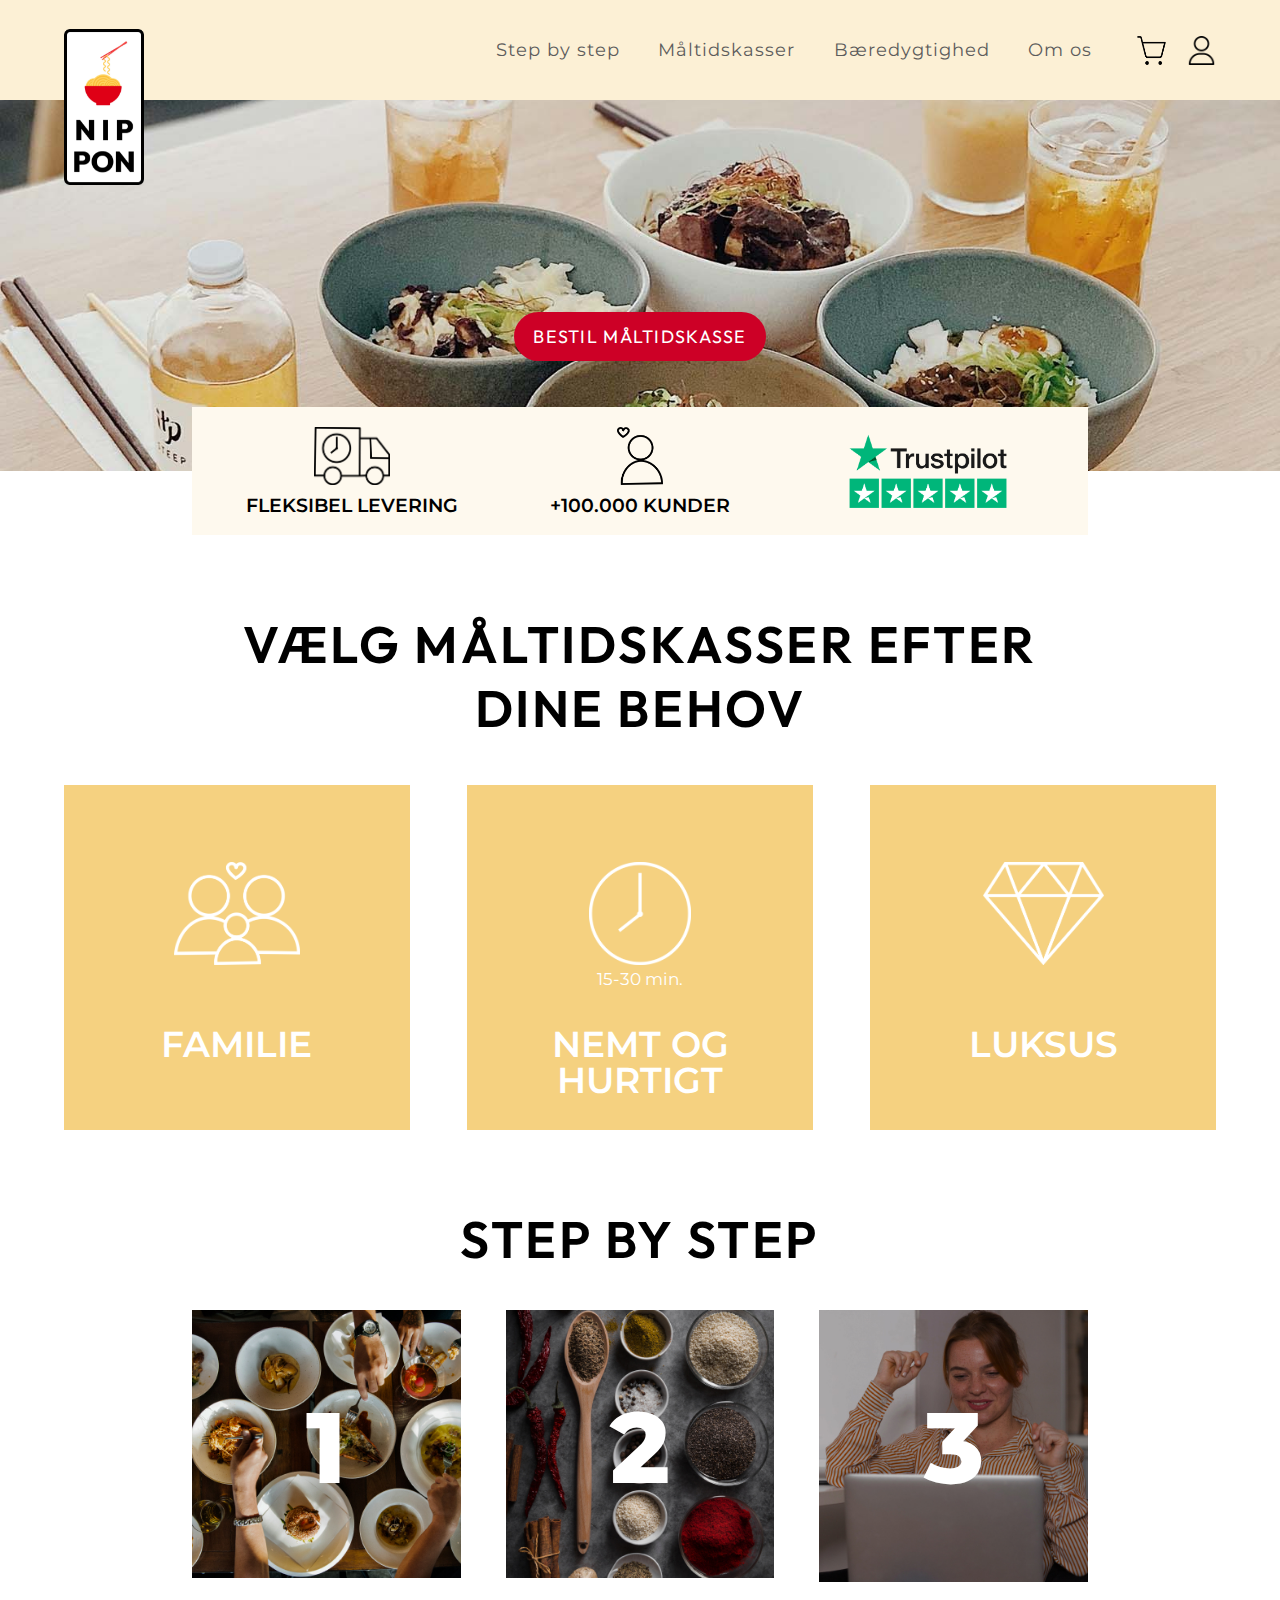
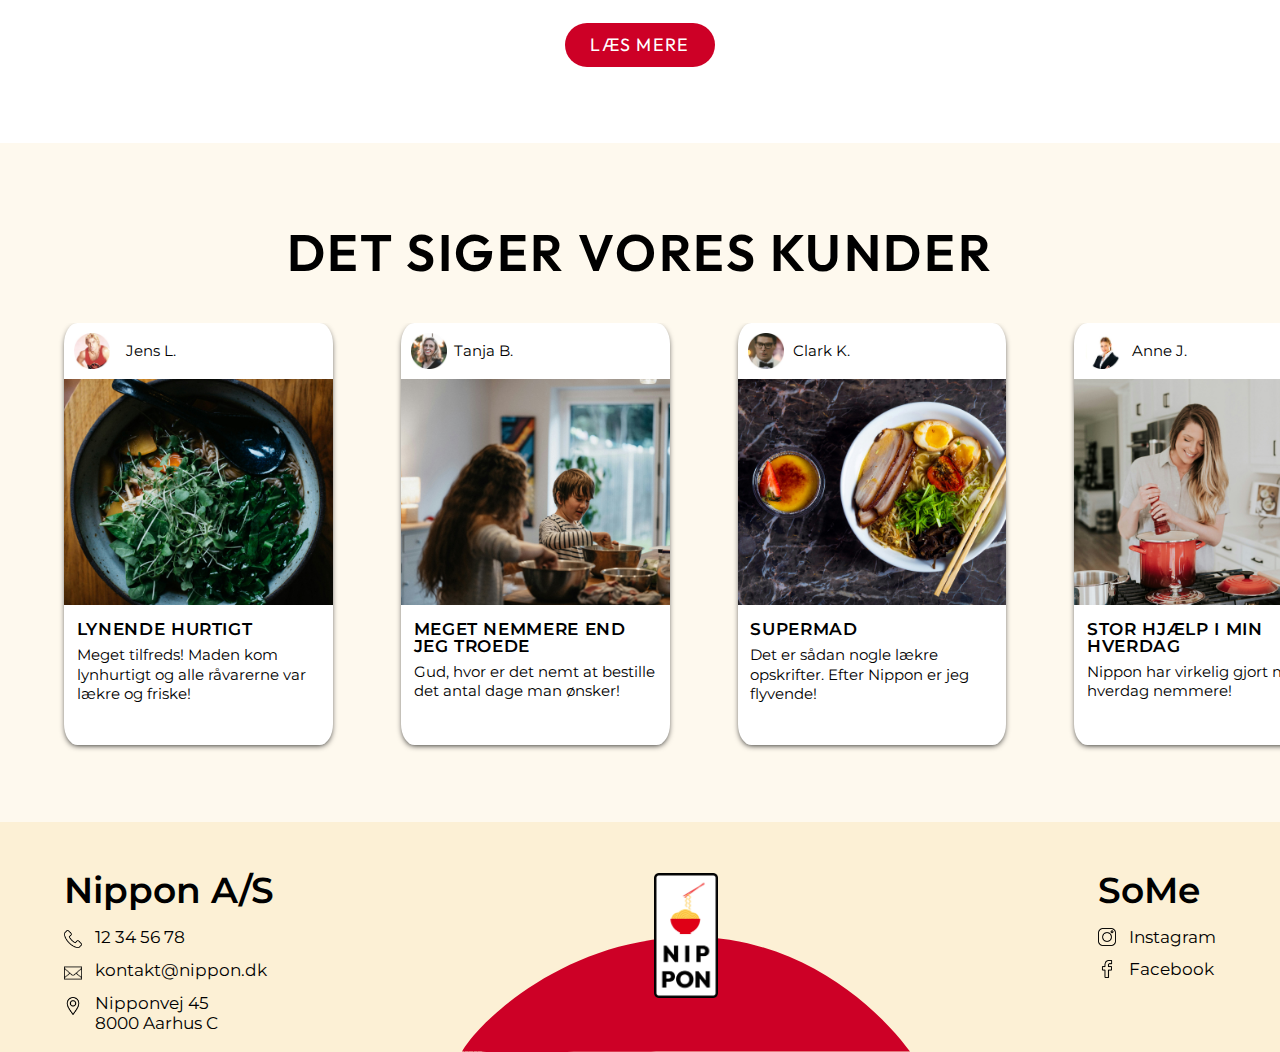
<file: index.html>
<!DOCTYPE html>
<html lang="en">
<head>
    <meta charset="UTF-8">
    <meta name="viewport" content="width=device-width, initial-scale=1.0">

    <!--meta description-->
    <meta name="description" content="Velkommen til Nippon - din kilde til japanske måltidskasser. Vælg blandt vores udvalg af familievenlige, hurtige og luksuriøse retter. Læs anmeldelser fra vores tilfredse kunder og bestil din måltidskasse i dag. Fleksibel levering og over 100.000 glade kunder. Kontakt os for mere information.">
    <!--meta description slut-->
    
    <link rel="stylesheet" href="reset.css">
    <link rel="stylesheet" href="style.css">
    <link href="https://fonts.googleapis.com/css2?family=Outfit:wght@300;400;600;800&family=Montserrat:wght@300;400;600;700&display=swap" rel="stylesheet">
    <script src="script.js" defer></script>
    <link rel="icon" type="image/x-icon" href="/img/nav_icon.png">
    <title>Forside | Nippon</title>
</head>
<body>  

    <header>


        <div class="topmenu">
            <a href="/index.html"><img class="logo" src="/img/logo.png" alt="Billede af logo"></a>
            <div class="menu_links">
                <nav>
                    <ul>
                        <li><a href="/undersider/steps.html">Step by step</a></li>
                        <li><a href="/undersider/måltidskasser.html">Måltidskasser</a></li>
                        <li><a href="/undersider/404.html">Bæredygtighed</a></li>
                        <li><a href="/undersider/404.html">Om os</a></li>
                    </ul>
                </nav>
                <div class="ikoner">
                    <img id="cart" src="/img/cart.png" alt="kurv ikon">
                    <a href="/undersider/404.html"><img src="/img/profile.png" alt="profil ikon"></a>
                </div>
            </div>
        </div>        

        <img id="open_menu" src="/img/bm_sort.png" alt="menu knap">
        <img id="close_menu" src="/img/x_sort.png" alt="luk menu knap">

        <nav id="burger_menu">
            <ul>
                <li><a class="bm_links" href="/undersider/steps.html">Step by step</a></li>
                <li><a class="bm_links" href="/undersider/måltidskasser.html">Måltidskasser</a></li>
                <li><a class="bm_links" href="/undersider/404.html">Bæredygtighed</a></li>
                <li><a class="bm_links" href="/undersider/404.html">Om os</a></li>
            </ul>

            <div class="bm_ikoner">

                <h5 class="">SoMe</h5>
                <div class="bm_some">
                    <a href=""><img src="/img/instagram.png" alt="telefon ikon"></a>
                    <a href=""><img src="/img/facebook.png" alt="mail ikon"></a>
                </div>

                <h5 class="">Kontakt os</h5>
                <div class="bm_contact">
                    <a href=""><img src="/img/phone.png" alt="telefon ikon"></a>
                    <a href=""><img src="/img/mail.png" alt="mail ikon"></a>
                    <a href=""><img src="/img/location.png" alt="loakation ikon"></a>
                </div>
            </div>
        </nav>
    </header>


    <main>
<!--- Banner afsnit -->
        <div class="container_banner header_padding">
            <img class="bannier_img" src="/img/bannerbillede.jpg" alt="bannerbillede af japanske retter">
            <a class="button_order" href="/undersider/måltidskasser.html"><h5>bestil måltidskasse</h5></a>
            <div class="container_valid">
                <div>
                    <img src="/img/levering.png" alt="levering ikon">
                    <h4>fleksibel levering</h4>
                </div>
                <div>
                    <img src="/img/kunder.png" alt="kunde ikon">
                    <h4>+100.000 kunder</h4>
                </div>
                <div>
                    <a target="_blank" href="https://dk.trustpilot.com/"><img id="trustpilot" src="/img/trustpilot.png" alt="billede fra trustpilot"></a>
                </div>
            </div>
        </div>

<!--- Kategori afsnit -->
        <h1 id="overskrift_category">vælg måltidskasser efter dine behov</h1>
        <div class="container_category">
            <a href="/undersider/familie.html">
                <div class="category_content">
                    <img src="/img/familie.png" alt="familie illustration">
                    <div><h3>familie</h3></div>
                </div>
            </a>
            <a href="/undersider/nemtoghurtigt.html">
                <div class="category_content">
                    <img src="/img/ur.png" alt="ur illustration">
                    <h6>15-30 min.</h6>
                    <div><h3>nemt og hurtigt</h3></div>
                </div>
            </a>
            <a href="/undersider/luksus.html">
                <div class="category_content">
                    <img src="/img/diamant.png" alt="diamant illustration">
                    <div><h3>luksus</h3></div>
                </div>
            </a>
        </div>

<!--- Steps afsnit -->
        <h1>step by step</h1>
        <div class="container_steps_frontpage">
            <div class="steps_box">
                <img src="/img/step_1.jpg" alt="billede der viser 1. step">
                <div class="centered"><h3>1</h3></div>
            </div>
    
            <div class="steps_box">
                <img src="/img/step_2.jpg" alt="billede der viser 1. step">
                <div class="centered"><h3>2</h3></div>
            </div>
                
            <div class="steps_box">
                <img src="/img/step_3.jpg" alt="billede der viser 1. step">
                <div class="centered"><h3>3</h3></div>
            </div>
            <a class="button_steps" href="/undersider/steps.html"><h5>læs mere</h5></a>
        </div>

<!--- Kundeanmendelser afsnit -->
        <div class="container_reviews">
            <h1>det siger vores kunder</h1>
            <div class="scrollmenu_reviews">
                <!--Jens-->
                <div class="scrollmenu_box">
                    <div>
                        <img src="/img/profilbillede_jens.jpg" alt="profilbillede_jens">
                        <p>Jens L.</p>
                    </div>
                    <img src="/img/review_1.jpg" alt="madbillede af 1. review">
                    <h6 class="header_review">lynende hurtigt</h6>
                    <p>Meget tilfreds! Maden kom lynhurtigt og alle råvarerne var lækre og friske!</p>
                </div>
                <!--Tanja-->
                <div class="scrollmenu_box">
                    <div>
                        <img src="/img/profilbillede_tanja.jpg" alt="profilbillede af tanja">
                        <p>Tanja B. </p>
                    </div>
                    <img src="/img/review_2.jpg" alt="madbillede af 2. review">
                    <h6 class="header_review">meget nemmere end jeg troede</h6>
                    <p>Gud, hvor er det nemt at bestille det antal dage man ønsker!</p>
                </div>
                <!--Clark-->
                <div class="scrollmenu_box">
                    <div>
                        <img src="/img/profilbillede_clark.jpg" alt="profilbillede af clark">
                        <p>Clark K.</p>
                    </div>
                    <img src="/img/review_3.jpg" alt="madbillede af 3. review">
                    <h6 class="header_review">supermad</h6>
                    <p>Det er sådan nogle lækre opskrifter. Efter Nippon er jeg flyvende!</p>
                </div>
                <!--Anne-->
                <div class="scrollmenu_box">
                    <div>
                        <img src="/img/profilbillede_anne.jpg" alt="profilbillede af Anne">
                        <p>Anne J.</p>
                    </div>
                    <img src="/img/review_4.jpg" alt="madbillede af 5. review">
                    <h6 class="header_review">stor hjælp i min hverdag</h6>
                    <p>Nippon har virkelig gjort min hverdag nemmere!</p>
                </div>
                <!--Jonas-->
                <div class="scrollmenu_box">
                    <div>
                        <img src="/img/profilbillede_jonas.jpg" alt="profilbillede af jonas">
                        <p>Jonas M.</p>
                    </div>
                    <img src="/img/review_5.jpg" alt="madbillede af 5. review">
                    <h6 class="header_review">de bedste måltidskasser</h6>
                    <p>Det er så rart at jeg ikke behøver at bruge tid på at handle ind med Nippon. TAK!</p>
                </div>
                <!--Allan-->
                <div class="scrollmenu_box">
                    <div>
                        <img src="/img/profilbillede_allan.jpg" alt="profilbillede af Allan">
                        <p>Allan B.</p>
                    </div>
                    <img src="/img/review_6.jpg" alt="madbillede af 6. review">
                    <h6 class="header_review">et tak skal lyde</h6>
                    <p>Min kone siger, at min madlavning aldrig har været bedre. Det kan jeg takke jer for - det spiller bare!</p>
                </div>
                <!--Marie-->
                <div class="scrollmenu_box">
                    <div>
                        <img src="/img/profilbillede_marie.jpg" alt="profilbillede af Marie">
                        <p>Marie B.</p>
                    </div>
                    <img src="/img/review_7.jpg" alt="madbillede af 7. review">
                    <h6 class="header_review">madlavning er sjovt igen</h6>
                    <p>Min kæreste og jeg ELSKER af lave mad sammen med Nippons måltidskasser!!</p>
                </div>
              </div>
            </div>

    </main>


    <footer>
            <div>
                <h3>Nippon A/S</h3>

                <a target="_blank" href="tel:12345678"><div class="footer_content">
                    <img class="contact_ikoner" src="/img/phone.png" alt="telefon ikon">
                    <p>12 34 56 78</p>
                </div></a>

                <a target="_blank" href="mailto:kontakt@nippon.dk"><div class="footer_content">
                    <img class="contact_ikoner" src="/img/mail.png" alt="mail ikon">
                    <p>kontakt@nippon.dk</p>
                </div></a>

                <a target="_blank" href="https://www.google.com/maps/place/Aarhus/@56.1781721,10.0995741,12z/data=!3m1!4b1!4m6!3m5!1s0x464c4cb15397788b:0x8c4dd7d9912ea2af!8m2!3d56.162939!4d10.203921!16zL20vMGx6cA?entry=ttu"><div class="footer_content">
                    <img class="contact_ikoner" src="/img/location.png" alt="Lokation ikon">
                    <p>Nipponvej 45 
                        <br>8000 Aarhus C</p>
                </div></a>

            </div>

            <div class="footer_center_content">
                <img src="/img/rising_sun.svg" alt="Halv cirkel">
                <div class="footer_logo"><a href="index.html"><img src="/img/logo.png" alt="Nippon logo"></a></div>
              </div>
        
            <div>
                <h3>SoMe</h3>

                <a target="_blank" href="https://www.instagram.com/"><div class="footer_content">
                    <img class="some_ikoner" src="/img/instagram.png" alt="instagram ikon">
                    <p>Instagram</p>
                </div></a>

                <a target="_blank" href="https://www.facebook.com/"><div class="footer_content">
                    <img class="some_ikoner" src="/img/facebook.png" alt="facebook ikon">
                    <p>Facebook</p>
                </div></a>

            </div>

    </footer>
</body>
</html>
</file>
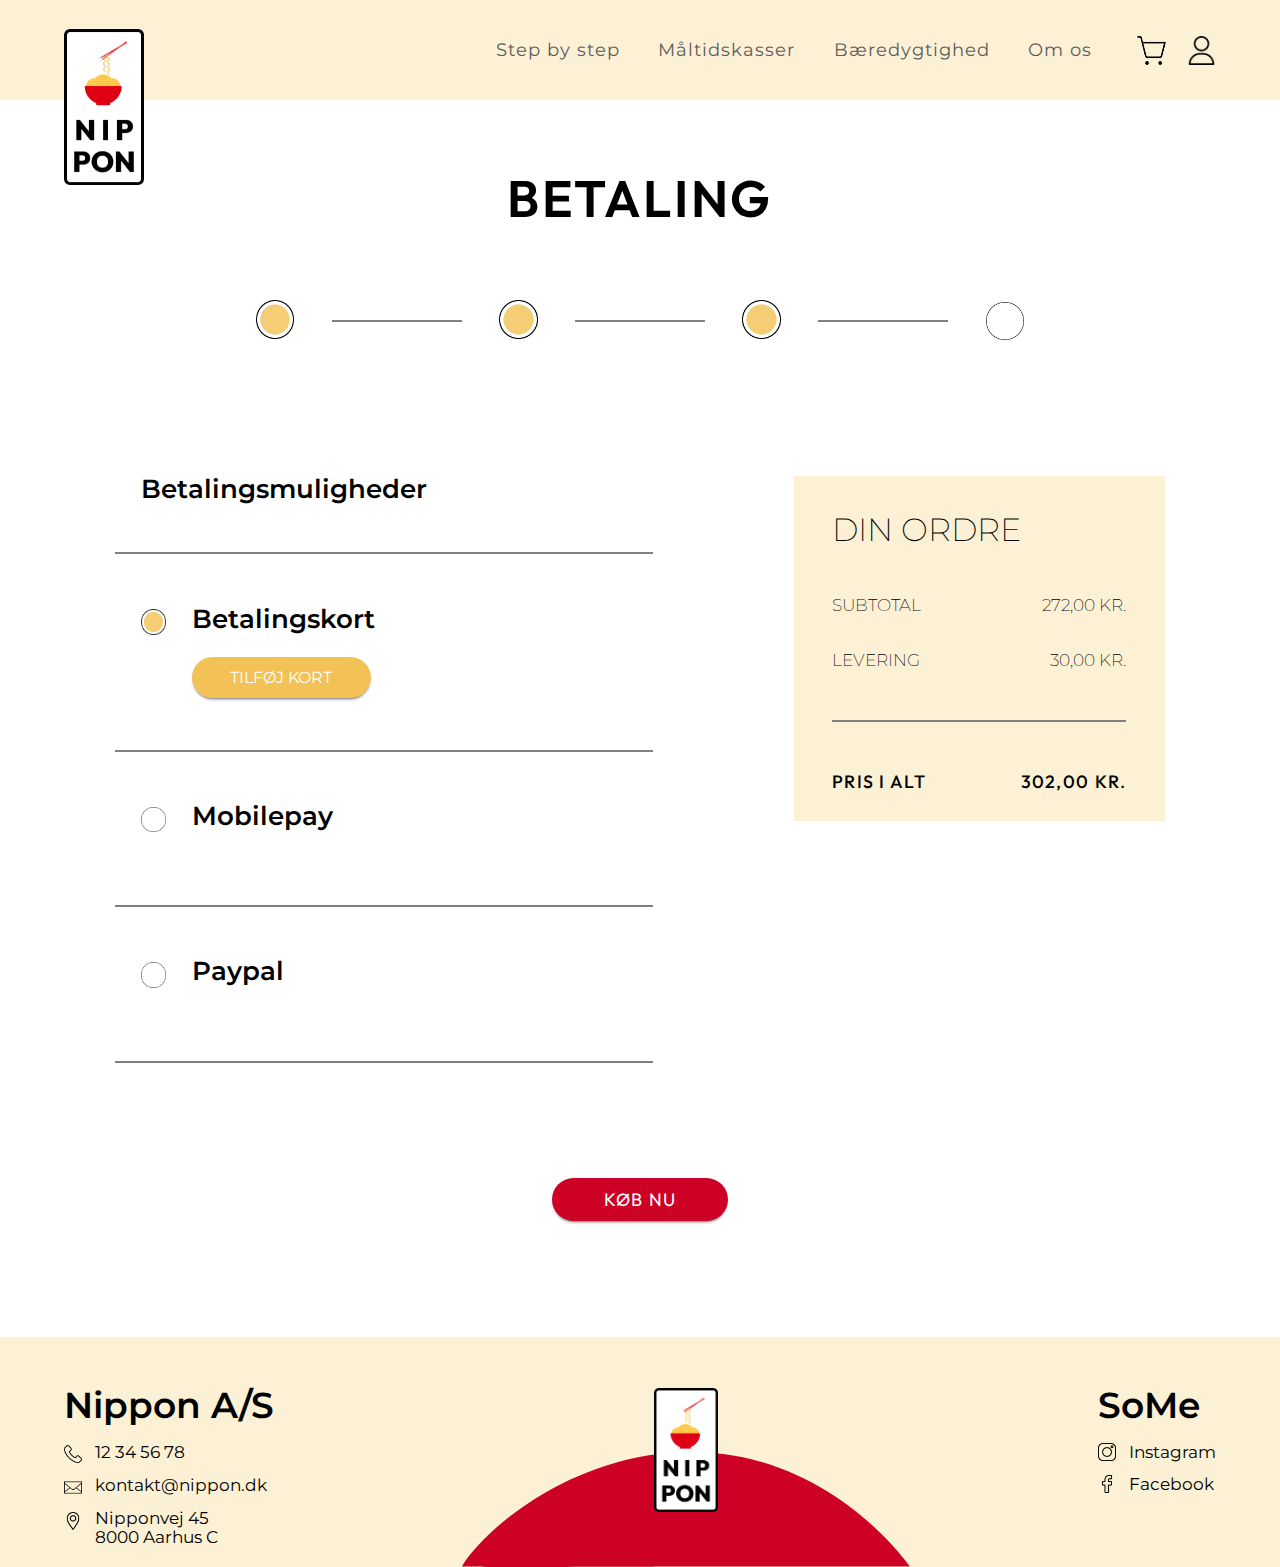
<file: undersider/betaling.html>
<!DOCTYPE html>
<html lang="en">
<head>
    <meta charset="UTF-8">
    <meta name="viewport" content="width=device-width, initial-scale=1.0">

    <!--meta description-->
    <meta name="description" content="Vælg mellem forskellige betalingsmuligheder som betalingskort, MobilePay og PayPal for din online bestilling. Gør din shopping let og bekvem med sikre transaktioner. Se din subtotal og samlede pris, og bekræft din ordre med et enkelt klik.">
    <!--meta description slut-->

    <link rel="stylesheet" href="/reset.css">
    <link rel="stylesheet" href="/style.css">
    <link href="https://fonts.googleapis.com/css2?family=Outfit:wght@300;400;600;800&family=Montserrat:wght@300;400;500;600;700&display=swap" rel="stylesheet">
    <script src="/script.js" defer></script>
    <link rel="icon" type="image/x-icon" href="/img/nav_icon.png">
    <title>Betaling | Nippon</title>
</head>
<body>  

    <header>

        <div class="topmenu">
            <a href="/index.html"><img class="logo" src="/img/logo.png" alt="Billede af logo"></a>
            <div class="menu_links">
                <nav>
                    <ul>
                        <li><a href="/undersider/steps.html">Step by step</a></li>
                        <li ><a href="/undersider/måltidskasser.html">Måltidskasser</a></li>
                        <li><a href="/undersider/404.html">Bæredygtighed</a></li>
                        <li><a href="/undersider/404.html">Om os</a></li>
                    </ul>
                </nav>
                <div class="ikoner">
                    <img id="cart" src="/img/cart.png" alt="kurv ikon">
                    <img id="cartWithItems" src="/img/cartWithItems.png" alt="kurv ikon">
                    <a href="/undersider/404.html"><img src="/img/profile.png" alt="profil ikon"></a>
                </div>
            </div>
        </div>

        <!--Når man trykker på kurven når der er noget i -->
        <div class="basketWindow">
            <img id="close_basket" src="/img/x_sort.png" alt="luk kurv knap">
            <h4>Din kurv</h4>

            <!--1. ting i kurven-->
            <div class="basket_items">
                <img src="/img/top3_1.jpg" alt="Nudelret">
                <div class="items_info">
                    <h6>Vegetarisk Nudelret</h6>
                    <div class="price_basket">
                        <p id="portion">Pr. portion:</p>
                        <p>32 kr</p>
                    </div>
                    <div class="counter counter_basket">
                        <span class="down down_basket" onClick='decreaseCount(event, this)'>-</span>
                        <input type="text" value="0">
                        <span class="up up_basket"  onClick='increaseCount(event, this)'>+</span>
                    </div>
                </div>
            </div>

            <!--2. ting i kurven-->
            <div class="basket_items">
                <img src="/img/luksus_ramen.jpg" alt="Nudelret">
                <div class="items_info">
                    <h6>Luksus Ramen</h6>
                    <div class="price_basket">
                        <p id="portion">Pr. portion:</p>
                        <p>40 kr</p>
                    </div>
                    <div class="counter counter_basket">
                        <span class="down down_basket" onClick='decreaseCount(event, this)'>-</span>
                        <input type="text" value="0">
                        <span class="up up_basket"  onClick='increaseCount(event, this)'>+</span>
                    </div>
                </div>
            </div>


            <div class="total">
                <h3>total</h3>
                <h3>0,00 kr.</h3>
            </div>

            <a class="button_cart" href="/undersider/kurv.html"><h5>til kassen</h5></a>

        </div>

        <img id="open_menu" src="/img/bm_sort.png" alt="menu knap">
        <img id="close_menu" src="/img/x_sort.png" alt="luk menu knap">

        <nav id="burger_menu">
            <ul>
                <li><a class="bm_links" href="/undersider/steps.html">Step by step</a></li>
                <li><a class="bm_links" href="/undersider/måltidskasser.html">Måltidskasser</a></li>
                <li><a class="bm_links" href="/undersider/404.html">Bæredygtighed</a></li>
                <li><a class="bm_links" href="/undersider/404.html">Om os</a></li>
            </ul>

            <div class="bm_ikoner">

                <h5>SoMe</h5>
                <div class="bm_some">
                    <a href=""><img src="/img/instagram.png" alt="telefon ikon"></a>
                    <a href=""><img src="/img/facebook.png" alt="mail ikon"></a>
                </div>

                <h5>Kontakt os</h5>
                <div class="bm_contact">
                    <a href=""><img src="/img/phone.png" alt="telefon ikon"></a>
                    <a href=""><img src="/img/mail.png" alt="mail ikon"></a>
                    <a href=""><img src="/img/location.png" alt="loakation ikon"></a>
                </div>
            </div>
        </nav>

    </header>

    <main>
        <h1 class="first_h1">Betaling</h1>

        <div class="container_overview">
            <!--1-->
            <a href="/undersider/kurv.html"><img src="/img/cirkel_fyldt.png" alt="fyldt cirkel"></a>
            <hr>
            <!--2-->
            <a href="/undersider/levering.html"><img src="/img/cirkel_fyldt.png" alt="fyldt cirkel"></a>
            <hr>
            <!--3-->
            <a href=""><img src="/img/cirkel_fyldt.png" alt="progress cirkel"></a>
            <hr>
            <!--4-->
            <img src="/img/cirkel.png" alt="progress cirkel">
        </div>


        <div class="container_order">
            <div class="container_items">
                <h3 class="h3_delivery h3_payment">Betalingsmuligheder</h3>

                <hr class="line_payment">

                <div class="option_box payment">
                    <img src="/img/cirkel_fyldt.png" alt="fyldt cirkel">
                    <div>
                        <h3 class="h3_delivery h3_payment">Betalingskort</h3>
                        <a class="faq_button payment_btn" href="">tilføj kort</a>
                    </div>
                </div>    

                <hr class="line_payment">

                <div class="option_box payment">
                    <img src="/img/cirkel.png" alt="fyldt cirkel">
                    <div>
                        <h3 class="h3_delivery h3_payment">Mobilepay</h3>
                    </div>
                </div>    

                <hr class="line_payment">
                
                <div class="option_box payment">
                    <img src="/img/cirkel.png" alt="fyldt cirkel">
                    <div>
                        <h3 class="h3_delivery h3_payment">Paypal</h3>
                    </div>
                </div>    

                <hr class="line_payment">
            </div>

            <!--Total-->
            <div class="container_totalOrder no_btn">
                <h4>din ordre</h4>
                <div  class="totalOrder_price">
                    <h6>subtotal</h6>
                    <h6>272,00 kr.</h6>
                </div>
                <div  class="totalOrder_price">
                    <h6>levering</h6>
                    <h6>30,00 kr.</h6>
                </div>
                <hr>
                <div  class="totalOrder_price">
                    <h5>pris i alt</h6>
                    <h5>302,00 kr.</h5>
                </div>
            </div>
        </div>

        <a class="button_cart button_cart_site payment_btn_red" href="/undersider/ordrebekræftelse.html"><h5>køb nu</h5></a>



    </main>

    <footer>
        <div>
            <h3>Nippon A/S</h3>

            <a target="_blank" href="tel:12345678"><div class="footer_content">
                <img class="contact_ikoner" src="/img/phone.png" alt="telefon ikon">
                <p>12 34 56 78</p>
            </div></a>

            <a target="_blank" href="mailto:kontakt@nippon.dk"><div class="footer_content">
                <img class="contact_ikoner" src="/img/mail.png" alt="mail ikon">
                <p>kontakt@nippon.dk</p>
            </div></a>

            <a target="_blank" href="https://www.google.com/maps/place/Aarhus/@56.1781721,10.0995741,12z/data=!3m1!4b1!4m6!3m5!1s0x464c4cb15397788b:0x8c4dd7d9912ea2af!8m2!3d56.162939!4d10.203921!16zL20vMGx6cA?entry=ttu"><div class="footer_content">
                <img class="contact_ikoner" src="/img/location.png" alt="Lokation ikon">
                <p>Nipponvej 45 
                    <br>8000 Aarhus C</p>
            </div></a>

        </div>

        <div class="footer_center_content">
            <img src="/img/rising_sun.svg" alt="Halv cirkel">
            <div class="footer_logo"><a href="/index.html"><img src="/img/logo.png" alt="Nippon logo"></a></div>
          </div>
    
        <div>
            <h3>SoMe</h3>

            <a target="_blank" href="https://www.instagram.com/"><div class="footer_content">
                <img class="some_ikoner" src="/img/instagram.png" alt="instagram ikon">
                <p>Instagram</p>
            </div></a>

            <a target="_blank" href="https://www.facebook.com/"><div class="footer_content">
                <img class="some_ikoner" src="/img/facebook.png" alt="facebook ikon">
                <p>Facebook</p>
            </div></a>

        </div>

    </footer>
</body>
</html>
</file>
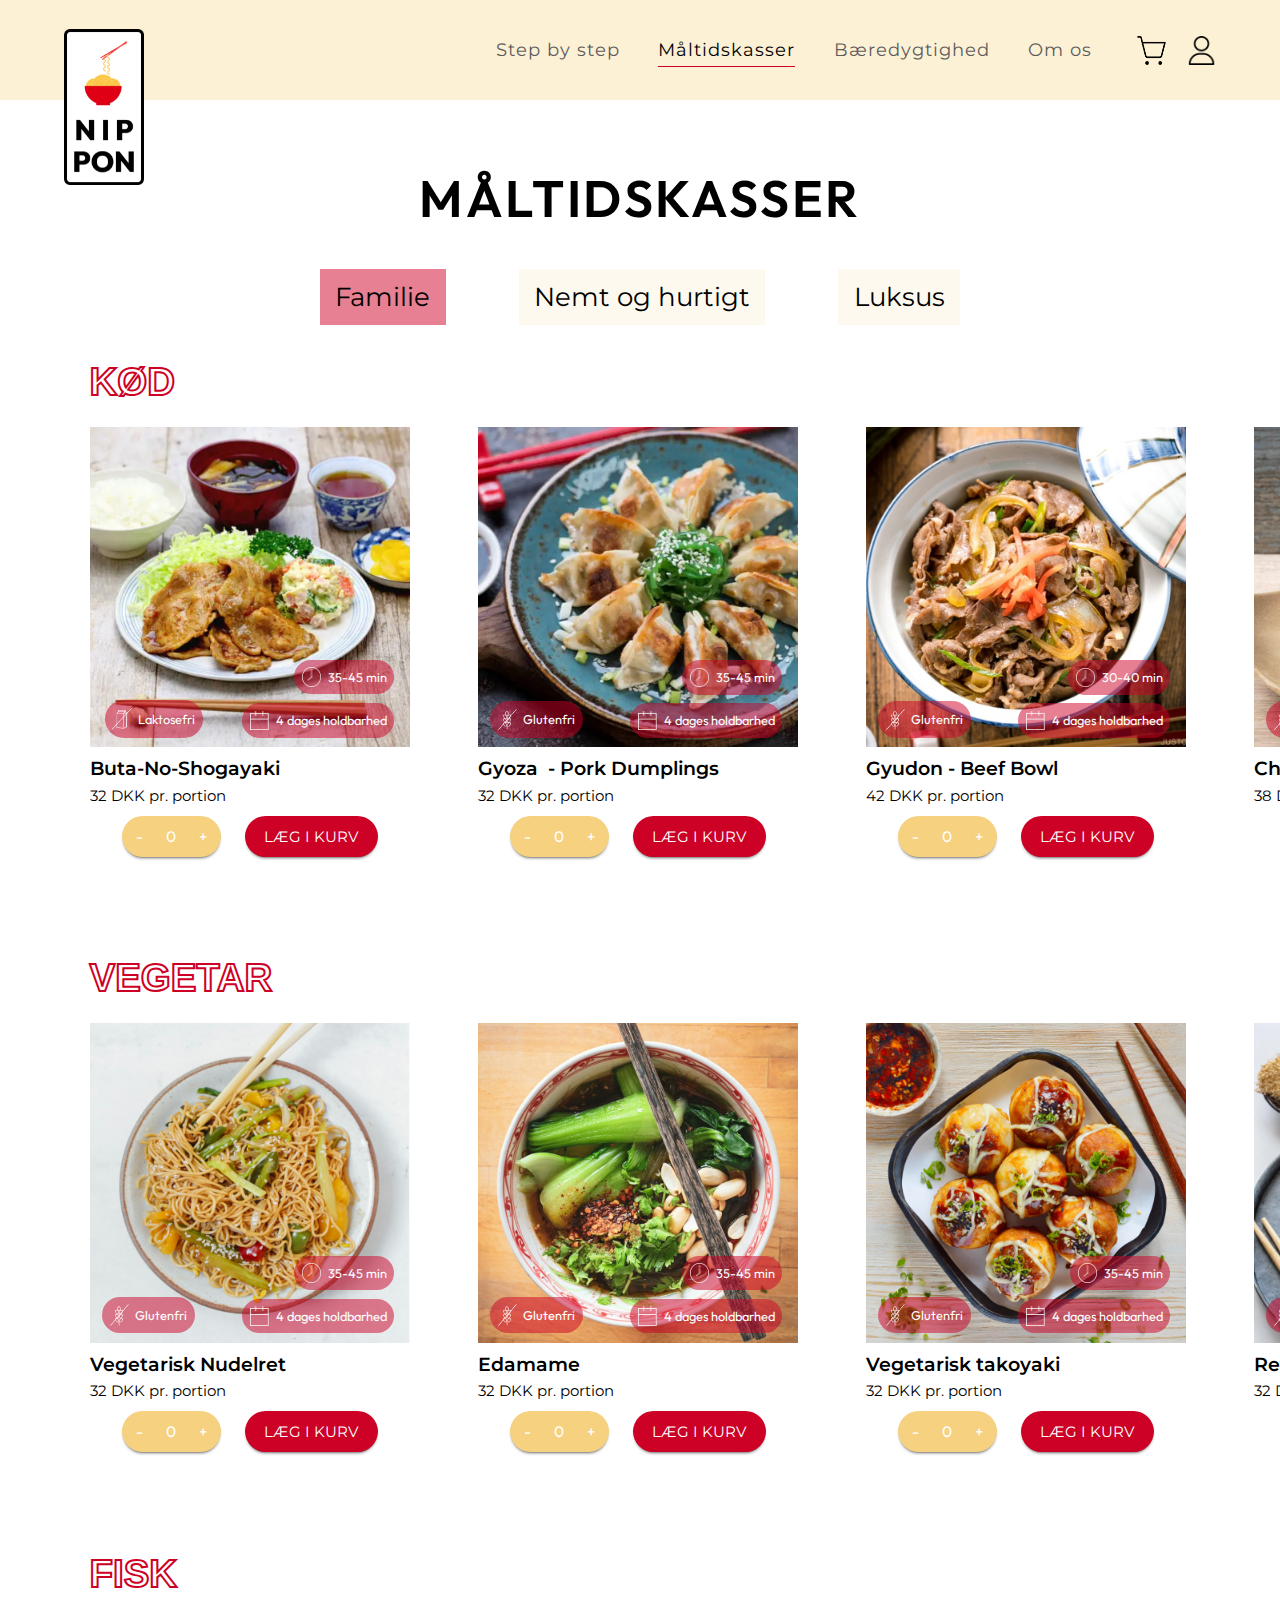
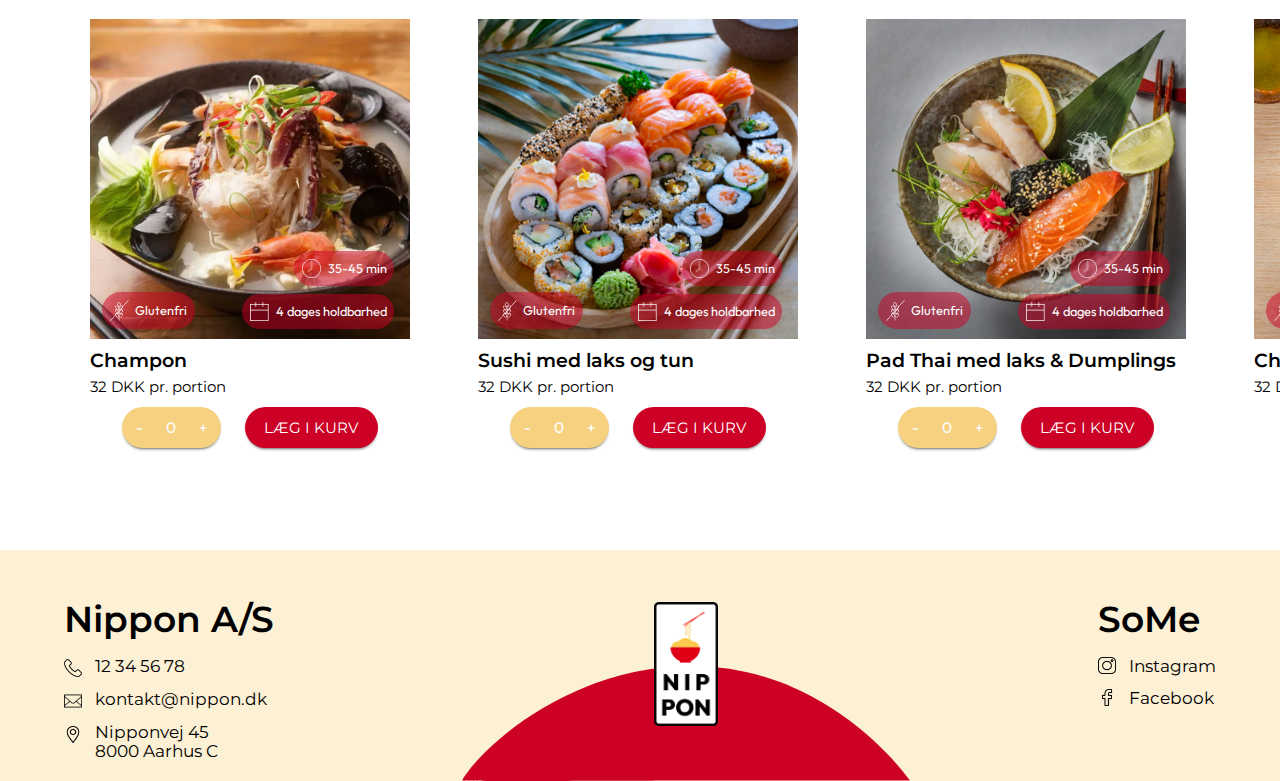
<file: undersider/familie.html>
<!DOCTYPE html>
<html lang="en">
<head>
    <meta charset="UTF-8">
    <meta name="viewport" content="width=device-width, initial-scale=1.0">

    <!--meta description-->
    <meta name="description" content="Bestil lækre måltidskasser med varierede retter til hele familien, nemt og hurtigt eller luksuriøst. Vælg mellem kød, vegetar eller fisk og få glutenfri og laktosefri muligheder. Perfekt til travle dage med 35-45 minutters tilberedningstid og 4 dages holdbarhed. Bestil nu og få det leveret lige til døren!">
    <!--meta description slut-->

    <link rel="stylesheet" href="/reset.css">
    <link rel="stylesheet" href="/style.css">
    <link href="https://fonts.googleapis.com/css2?family=Outfit:wght@300;400;600;800&family=Montserrat:wght@300;400;600;700&display=swap" rel="stylesheet">
    <script src="/script.js" defer></script>
    <link rel="icon" type="image/x-icon" href="/img/nav_icon.png">
    <title>Måltidskasser | Nippon</title>
</head>
<body>  

    <header>

        <div class="topmenu">
            <a href="/index.html"><img class="logo" src="/img/logo.png" alt="Billede af logo"></a>
            <div class="menu_links">
                <nav>
                    <ul>
                        <li><a href="/undersider/steps.html">Step by step</a></li>
                        <li><a id="active" href="/undersider/måltidskasser.html">Måltidskasser</a></li>
                        <li><a href="/undersider/404.html">Bæredygtighed</a></li>
                        <li><a href="/undersider/404.html">Om os</a></li>
                    </ul>
                </nav>
                <div class="ikoner">
                    <img id="cart" src="/img/cart.png" alt="kurv ikon">
                    <img id="cartWithItems" src="/img/cartWithItems.png" alt="kurv ikon">
                    <a href="/undersider/404.html"><img src="/img/profile.png" alt="profil ikon"></a>
                </div>
            </div>
        </div>

        <!--Når man trykker på kurven når der er noget i -->
        <div class="basketWindow">
            <img id="close_basket" src="/img/x_sort.png" alt="luk kurv knap">
            <h4>Din kurv</h4>

            <!--1. ting i kurven-->
            <div class="basket_items">
                <img src="/img/top3_1.jpg" alt="Nudelret">
                <div class="items_info">
                    <h6>Vegetarisk Nudelret</h6>
                    <div class="price_basket">
                        <p id="portion">Pr. portion:</p>
                        <p>32 kr</p>
                    </div>
                    <div class="counter counter_basket">
                        <span class="down down_basket" onClick='decreaseCount(event, this)'>-</span>
                        <input type="text" value="2">
                        <span class="up up_basket"  onClick='increaseCount(event, this)'>+</span>
                    </div>
                </div>
            </div>

            <!--2. ting i kurven-->
            <div class="basket_items">
                <img src="/img/luksus_ramen.jpg" alt="Nudelret">
                <div class="items_info">
                    <h6>Luksus Ramen</h6>
                    <div class="price_basket">
                        <p id="portion">Pr. portion:</p>
                        <p>40 kr</p>
                    </div>
                    <div class="counter counter_basket">
                        <span class="down down_basket" onClick='decreaseCount(event, this)'>-</span>
                        <input type="text" value="4">
                        <span class="up up_basket"  onClick='increaseCount(event, this)'>+</span>
                    </div>
                </div>
            </div>


            <div class="total">
                <h3>total</h3>
                <h3>224,00 kr.</h3>
            </div>

            <a class="button_cart" href="/undersider/kurv.html"><h5>til kassen</h5></a>

        </div>

        <img id="open_menu" src="/img/bm_sort.png" alt="menu knap">
        <img id="close_menu" src="/img/x_sort.png" alt="luk menu knap">

        <nav id="burger_menu">
            <ul>
                <li><a class="bm_links" href="/undersider/steps.html">Step by step</a></li>
                <li><a id="active_bm" href="/undersider/måltidskasser.html">Måltidskasser</a></li>
                <li><a class="bm_links" href="/undersider/404.html">Bæredygtighed</a></li>
                <li><a class="bm_links" href="/undersider/404.html">Om os</a></li>
            </ul>

            <div class="bm_ikoner">

                <h5>SoMe</h5>
                <div class="bm_some">
                    <a href=""><img src="/img/instagram.png" alt="telefon ikon"></a>
                    <a href=""><img src="/img/facebook.png" alt="mail ikon"></a>
                </div>

                <h5>Kontakt os</h5>
                <div class="bm_contact">
                    <a href=""><img src="/img/phone.png" alt="telefon ikon"></a>
                    <a href=""><img src="/img/mail.png" alt="mail ikon"></a>
                    <a href=""><img src="/img/location.png" alt="loakation ikon"></a>
                </div>
            </div>
        </nav>

    </header>

    <main>
        <h1 class="first_h1">måltidskasser</h1>

<!--kategori sektion-->
        <div class="container_choose_category">
            <a href="/undersider/måltidskasser.html"><div id="active_category">Familie</div></a>
            <a href="/undersider/nemtoghurtigt.html"><div>Nemt og hurtigt</div></a>
            <a href="/undersider/luksus.html"><div>Luksus</div></a>
        </div>



<!--kød sektion-->
        <h2>kød</h2>

        <div class="food_scrollbar">
            <!--1-->
            <div class="foodbox_scroll">
                <div class="foodbox_img_container">
                    <img src="/img/kød_1.jpg" alt="Billede af ugens bedste japanske ret">
                    <div class="foodbox_iconbox_container">
                        <div id="foodbox_time">
                            <img src="/img/top3_ikon1.png" alt="">
                            <p>35-45 min</p>
                        </div>
                        <div id="foodbox_laktosefri">
                            <img src="/img/top3_ikonLaktosefri.png" alt="">
                            <p>Laktosefri</p>
                        </div>
                        <div>
                            <img src="/img/top3_ikon3.png" alt="">
                            <p>4 dages holdbarhed</p>
                        </div>
                    </div>
                </div>
                <h4>Buta-No-Shogayaki</h4>
                <p>32 DKK pr. portion</p>
                <div class="foodbox_buttons_container">
                    <div class="counter">
                        <span class="down" onClick='decreaseCount(event, this)'>-</span>
                        <input type="text" value="0">
                        <span class="up"  onClick='increaseCount(event, this)'>+</span>
                    </div>
                    <div class="foodbox_addToBasket">læg i kurv</div>
                </div>
            </div>

            <!--2-->            
            <div class="foodbox_scroll">
                <div class="foodbox_img_container">
                    <img src="/img/kød_2.jpg" alt="Billede af ugens bedste japanske ret">
                    <div class="foodbox_iconbox_container">
                        <div id="foodbox_time">
                            <img src="/img/top3_ikon1.png" alt="">
                            <p>35-45 min</p>
                        </div>
                        <div id="foodbox_gluten">
                            <img src="/img/top3_ikon2.png" alt="">
                            <p>Glutenfri</p>
                        </div>
                        <div>
                            <img src="/img/top3_ikon3.png" alt="">
                            <p>4 dages holdbarhed</p>
                        </div>
                    </div>
                </div>
                <h4>Gyoza  - Pork Dumplings</h4>
                <p>32 DKK pr. portion</p>
                <div class="foodbox_buttons_container">
                    <div class="counter">
                        <span class="down" onClick='decreaseCount(event, this)'>-</span>
                        <input type="text" value="0">
                        <span class="up"  onClick='increaseCount(event, this)'>+</span>
                    </div>
                    <div class="foodbox_addToBasket">læg i kurv</div>
                </div>
            </div>

            <!--3-->            
            <div class="foodbox_scroll">
                <div class="foodbox_img_container">
                    <img src="/img/kød_3.jpg" alt="Billede af ugens bedste japanske ret">
                    <div class="foodbox_iconbox_container">
                        <div id="foodbox_time">
                            <img src="/img/top3_ikon1.png" alt="">
                            <p>30-40 min</p>
                        </div>
                        <div id="foodbox_gluten">
                            <img src="/img/top3_ikon2.png" alt="">
                            <p>Glutenfri</p>
                        </div>
                        <div>
                            <img src="/img/top3_ikon3.png" alt="">
                            <p>4 dages holdbarhed</p>
                        </div>
                    </div>
                </div>
                <h4>Gyudon - Beef Bowl</h4>
                <p>42 DKK pr. portion</p>
                <div class="foodbox_buttons_container">
                    <div class="counter">
                        <span class="down" onClick='decreaseCount(event, this)'>-</span>
                        <input type="text" value="0">
                        <span class="up"  onClick='increaseCount(event, this)'>+</span>
                    </div>
                    <div class="foodbox_addToBasket">læg i kurv</div>
                </div>
            </div>

            <!--4-->            
            <div class="foodbox_scroll">
                <div class="foodbox_img_container">
                    <img src="/img/kød_4.jpg" alt="Billede af ugens bedste japanske ret">
                    <div class="foodbox_iconbox_container">
                        <div id="foodbox_time">
                            <img src="/img/top3_ikon1.png" alt="">
                            <p>25-35 min</p>
                        </div>
                        <div id="foodbox_gluten">
                            <img src="/img/top3_ikon2.png" alt="">
                            <p>Glutenfri</p>
                        </div>
                        <div>
                            <img src="/img/top3_ikon3.png" alt="">
                            <p>4 dages holdbarhed</p>
                        </div>
                    </div>
                </div>
                <h4>Chicken teriyaki burger</h4>
                <p>38 DKK pr. portion</p>
                <div class="foodbox_buttons_container">
                    <div class="counter">
                        <span class="down" onClick='decreaseCount(event, this)'>-</span>
                        <input type="text" value="0">
                        <span class="up"  onClick='increaseCount(event, this)'>+</span>
                    </div>
                    <div class="foodbox_addToBasket">læg i kurv</div>
                </div>
            </div>

            <!--5-->            
            <div class="foodbox_scroll">
                <div class="foodbox_img_container">
                    <img src="/img/kød_5.jpg" alt="Billede af ugens bedste japanske ret">
                    <div class="foodbox_iconbox_container">
                        <div id="foodbox_time">
                            <img src="/img/top3_ikon1.png" alt="">
                            <p>35-45 min</p>
                        </div>
                        <div id="foodbox_gluten">
                            <img src="/img/top3_ikon2.png" alt="">
                            <p>Glutenfri</p>
                        </div>
                        <div>
                            <img src="/img/top3_ikon3.png" alt="">
                            <p>4 dages holdbarhed</p>
                        </div>
                    </div>
                </div>
                <h4>Ret 5</h4>
                <p>32 DKK pr. portion</p>
                <div class="foodbox_buttons_container">
                    <div class="counter">
                        <span class="down" onClick='decreaseCount(event, this)'>-</span>
                        <input type="text" value="0">
                        <span class="up"  onClick='increaseCount(event, this)'>+</span>
                    </div>
                    <div class="foodbox_addToBasket">læg i kurv</div>
                </div>
            </div>

            <!--6-->            
            <div class="foodbox_scroll">
                <div class="foodbox_img_container">
                    <img src="/img/kød_6.jpg" alt="Billede af ugens bedste japanske ret">
                    <div class="foodbox_iconbox_container">
                        <div id="foodbox_time">
                            <img src="/img/top3_ikon1.png" alt="">
                            <p>35-45 min</p>
                        </div>
                        <div id="foodbox_gluten">
                            <img src="/img/top3_ikon2.png" alt="">
                            <p>Glutenfri</p>
                        </div>
                        <div>
                            <img src="/img/top3_ikon3.png" alt="">
                            <p>4 dages holdbarhed</p>
                        </div>
                    </div>
                </div>
                <h4>Ret 6</h4>
                <p>32 DKK pr. portion</p>
                <div class="foodbox_buttons_container">
                    <div class="counter">
                        <span class="down" onClick='decreaseCount(event, this)'>-</span>
                        <input type="text" value="0">
                        <span class="up"  onClick='increaseCount(event, this)'>+</span>
                    </div>
                    <div class="foodbox_addToBasket">læg i kurv</div>
                </div>
            </div>

            <!--7-->            
            <div class="foodbox_scroll">
                <div class="foodbox_img_container">
                    <img src="/img/kød_7.jpg" alt="Billede af ugens bedste japanske ret">
                    <div class="foodbox_iconbox_container">
                        <div id="foodbox_time">
                            <img src="/img/top3_ikon1.png" alt="">
                            <p>35-45 min</p>
                        </div>
                        <div id="foodbox_gluten">
                            <img src="/img/top3_ikon2.png" alt="">
                            <p>Glutenfri</p>
                        </div>
                        <div>
                            <img src="/img/top3_ikon3.png" alt="">
                            <p>4 dages holdbarhed</p>
                        </div>
                    </div>
                </div>
                <h4>Ret 7</h4>
                <p>32 DKK pr. portion</p>
                <div class="foodbox_buttons_container">
                    <div class="counter">
                        <span class="down" onClick='decreaseCount(event, this)'>-</span>
                        <input type="text" value="0">
                        <span class="up"  onClick='increaseCount(event, this)'>+</span>
                    </div>
                    <div class="foodbox_addToBasket">læg i kurv</div>
                </div>
            </div>
        </div>



<!--Vegetar sektion-->
        <h2>Vegetar</h2>

        <div class="food_scrollbar">
            <!--1-->
            <div class="foodbox_scroll">
                <div class="foodbox_img_container">
                    <img src="/img/vegetar_1.jpg" alt="Billede af ugens bedste japanske ret">
                    <div class="foodbox_iconbox_container">
                        <div id="foodbox_time">
                            <img src="/img/top3_ikon1.png" alt="">
                            <p>35-45 min</p>
                        </div>
                        <div id="foodbox_gluten">
                            <img src="/img/top3_ikon2.png" alt="">
                            <p>Glutenfri</p>
                        </div>
                        <div>
                            <img src="/img/top3_ikon3.png" alt="">
                            <p>4 dages holdbarhed</p>
                        </div>
                    </div>
                </div>
                <h4>Vegetarisk Nudelret</h4>
                <p>32 DKK pr. portion</p>
                <div class="foodbox_buttons_container">
                    <div class="counter">
                        <span class="down" onClick='decreaseCount(event, this)'>-</span>
                        <input type="text" value="0">
                        <span class="up"  onClick='increaseCount(event, this)'>+</span>
                    </div>
                    <div class="foodbox_addToBasket">læg i kurv</div>
                </div>
            </div>

            <!--2-->
            <div class="foodbox_scroll">
                <div class="foodbox_img_container">
                    <img src="/img/vegetar_2.jpg" alt="Billede af ugens bedste japanske ret">
                    <div class="foodbox_iconbox_container">
                        <div id="foodbox_time">
                            <img src="/img/top3_ikon1.png" alt="">
                            <p>35-45 min</p>
                        </div>
                        <div id="foodbox_gluten">
                            <img src="/img/top3_ikon2.png" alt="">
                            <p>Glutenfri</p>
                        </div>
                        <div>
                            <img src="/img/top3_ikon3.png" alt="">
                            <p>4 dages holdbarhed</p>
                        </div>
                    </div>
                </div>
                <h4>Edamame</h4>
                <p>32 DKK pr. portion</p>
                <div class="foodbox_buttons_container">
                    <div class="counter">
                        <span class="down" onClick='decreaseCount(event, this)'>-</span>
                        <input type="text" value="0">
                        <span class="up"  onClick='increaseCount(event, this)'>+</span>
                    </div>
                    <div class="foodbox_addToBasket">læg i kurv</div>
                </div>
            </div>

            <!--3-->
            <div class="foodbox_scroll">
                <div class="foodbox_img_container">
                    <img src="/img/vegetar_3.jpg" alt="Billede af ugens bedste japanske ret">
                    <div class="foodbox_iconbox_container">
                        <div id="foodbox_time">
                            <img src="/img/top3_ikon1.png" alt="">
                            <p>35-45 min</p>
                        </div>
                        <div id="foodbox_gluten">
                            <img src="/img/top3_ikon2.png" alt="">
                            <p>Glutenfri</p>
                        </div>
                        <div>
                            <img src="/img/top3_ikon3.png" alt="">
                            <p>4 dages holdbarhed</p>
                        </div>
                    </div>
                </div>
                <h4>Vegetarisk takoyaki</h4>
                <p>32 DKK pr. portion</p>
                <div class="foodbox_buttons_container">
                    <div class="counter">
                        <span class="down" onClick='decreaseCount(event, this)'>-</span>
                        <input type="text" value="0">
                        <span class="up"  onClick='increaseCount(event, this)'>+</span>
                    </div>
                    <div class="foodbox_addToBasket">læg i kurv</div>
                </div>
            </div>

            <!--4-->
            <div class="foodbox_scroll">
                <div class="foodbox_img_container">
                    <img src="/img/vegetar_4.jpg" alt="Billede af ugens bedste japanske ret">
                    <div class="foodbox_iconbox_container">
                        <div id="foodbox_time">
                            <img src="/img/top3_ikon1.png" alt="">
                            <p>35-45 min</p>
                        </div>
                        <div id="foodbox_gluten">
                            <img src="/img/top3_ikon2.png" alt="">
                            <p>Glutenfri</p>
                        </div>
                        <div>
                            <img src="/img/top3_ikon3.png" alt="">
                            <p>4 dages holdbarhed</p>
                        </div>
                    </div>
                </div>
                <h4>Ret 4</h4>
                <p>32 DKK pr. portion</p>
                <div class="foodbox_buttons_container">
                    <div class="counter">
                        <span class="down" onClick='decreaseCount(event, this)'>-</span>
                        <input type="text" value="0">
                        <span class="up"  onClick='increaseCount(event, this)'>+</span>
                    </div>
                    <div class="foodbox_addToBasket">læg i kurv</div>
                </div>
            </div>

            <!--5-->
            <div class="foodbox_scroll">
                <div class="foodbox_img_container">
                    <img src="/img/vegetar_5.jpg" alt="Billede af ugens bedste japanske ret">
                    <div class="foodbox_iconbox_container">
                        <div id="foodbox_time">
                            <img src="/img/top3_ikon1.png" alt="">
                            <p>35-45 min</p>
                        </div>
                        <div id="foodbox_gluten">
                            <img src="/img/top3_ikon2.png" alt="">
                            <p>Glutenfri</p>
                        </div>
                        <div>
                            <img src="/img/top3_ikon3.png" alt="">
                            <p>4 dages holdbarhed</p>
                        </div>
                    </div>
                </div>
                <h4>Ret 5</h4>
                <p>32 DKK pr. portion</p>
                <div class="foodbox_buttons_container">
                    <div class="counter">
                        <span class="down" onClick='decreaseCount(event, this)'>-</span>
                        <input type="text" value="0">
                        <span class="up"  onClick='increaseCount(event, this)'>+</span>
                    </div>
                    <div class="foodbox_addToBasket">læg i kurv</div>
                </div>
            </div>

            <!--6-->
            <div class="foodbox_scroll">
                <div class="foodbox_img_container">
                    <img src="/img/vegetar_6.jpg" alt="Billede af ugens bedste japanske ret">
                    <div class="foodbox_iconbox_container">
                        <div id="foodbox_time">
                            <img src="/img/top3_ikon1.png" alt="">
                            <p>35-45 min</p>
                        </div>
                        <div id="foodbox_gluten">
                            <img src="/img/top3_ikon2.png" alt="">
                            <p>Glutenfri</p>
                        </div>
                        <div>
                            <img src="/img/top3_ikon3.png" alt="">
                            <p>4 dages holdbarhed</p>
                        </div>
                    </div>
                </div>
                <h4>Ret 6</h4>
                <p>32 DKK pr. portion</p>
                <div class="foodbox_buttons_container">
                    <div class="counter">
                        <span class="down" onClick='decreaseCount(event, this)'>-</span>
                        <input type="text" value="0">
                        <span class="up"  onClick='increaseCount(event, this)'>+</span>
                    </div>
                    <div class="foodbox_addToBasket">læg i kurv</div>
                </div>
            </div>

            <!--7-->
            <div class="foodbox_scroll">
                <div class="foodbox_img_container">
                    <img src="/img/vegetar_7.jpg" alt="Billede af ugens bedste japanske ret">
                    <div class="foodbox_iconbox_container">
                        <div id="foodbox_time">
                            <img src="/img/top3_ikon1.png" alt="">
                            <p>35-45 min</p>
                        </div>
                        <div id="foodbox_gluten">
                            <img src="/img/top3_ikon2.png" alt="">
                            <p>Glutenfri</p>
                        </div>
                        <div>
                            <img src="/img/top3_ikon3.png" alt="">
                            <p>4 dages holdbarhed</p>
                        </div>
                    </div>
                </div>
                <h4>Ret 7</h4>
                <p>32 DKK pr. portion</p>
                <div class="foodbox_buttons_container">
                    <div class="counter">
                        <span class="down" onClick='decreaseCount(event, this)'>-</span>
                        <input type="text" value="0">
                        <span class="up"  onClick='increaseCount(event, this)'>+</span>
                    </div>
                    <div class="foodbox_addToBasket">læg i kurv</div>
                </div>
            </div>            

        </div>



 <!--Fisk sektion-->
        <!--Vegetar sektion-->
        <h2>fisk</h2>

        <div class="food_scrollbar">
            <!--1-->
            <div class="foodbox_scroll">
                <div class="foodbox_img_container">
                    <img src="/img/fisk_1.jpg" alt="Billede af ugens bedste japanske ret">
                    <div class="foodbox_iconbox_container">
                        <div id="foodbox_time">
                            <img src="/img/top3_ikon1.png" alt="">
                            <p>35-45 min</p>
                        </div>
                        <div id="foodbox_gluten">
                            <img src="/img/top3_ikon2.png" alt="">
                            <p>Glutenfri</p>
                        </div>
                        <div>
                            <img src="/img/top3_ikon3.png" alt="">
                            <p>4 dages holdbarhed</p>
                        </div>
                    </div>
                </div>
                <h4>Champon</h4>
                <p>32 DKK pr. portion</p>
                <div class="foodbox_buttons_container">
                    <div class="counter">
                        <span class="down" onClick='decreaseCount(event, this)'>-</span>
                        <input type="text" value="0">
                        <span class="up"  onClick='increaseCount(event, this)'>+</span>
                    </div>
                    <div class="foodbox_addToBasket">læg i kurv</div>
                </div>
            </div>
            
            <!--2-->
            <div class="foodbox_scroll">
                <div class="foodbox_img_container">
                    <img src="/img/fisk_2.jpg" alt="Billede af ugens bedste japanske ret">
                    <div class="foodbox_iconbox_container">
                        <div id="foodbox_time">
                            <img src="/img/top3_ikon1.png" alt="">
                            <p>35-45 min</p>
                        </div>
                        <div id="foodbox_gluten">
                            <img src="/img/top3_ikon2.png" alt="">
                            <p>Glutenfri</p>
                        </div>
                        <div>
                            <img src="/img/top3_ikon3.png" alt="">
                            <p>4 dages holdbarhed</p>
                        </div>
                    </div>
                </div>
                <h4>Sushi med laks og tun</h4>
                <p>32 DKK pr. portion</p>
                <div class="foodbox_buttons_container">
                    <div class="counter">
                        <span class="down" onClick='decreaseCount(event, this)'>-</span>
                        <input type="text" value="0">
                        <span class="up"  onClick='increaseCount(event, this)'>+</span>
                    </div>
                    <div class="foodbox_addToBasket">læg i kurv</div>
                </div>
            </div>
            
            <!--3-->
            <div class="foodbox_scroll">
                <div class="foodbox_img_container">
                    <img src="/img/fisk_3.jpg" alt="Billede af ugens bedste japanske ret">
                    <div class="foodbox_iconbox_container">
                        <div id="foodbox_time">
                            <img src="/img/top3_ikon1.png" alt="">
                            <p>35-45 min</p>
                        </div>
                        <div id="foodbox_gluten">
                            <img src="/img/top3_ikon2.png" alt="">
                            <p>Glutenfri</p>
                        </div>
                        <div>
                            <img src="/img/top3_ikon3.png" alt="">
                            <p>4 dages holdbarhed</p>
                        </div>
                    </div>
                </div>
                <h4>Pad Thai med laks & Dumplings</h4>
                <p>32 DKK pr. portion</p>
                <div class="foodbox_buttons_container">
                    <div class="counter">
                        <span class="down" onClick='decreaseCount(event, this)'>-</span>
                        <input type="text" value="0">
                        <span class="up"  onClick='increaseCount(event, this)'>+</span>
                    </div>
                    <div class="foodbox_addToBasket">læg i kurv</div>
                </div>
            </div>
            
            <!--4-->
            <div class="foodbox_scroll">
                <div class="foodbox_img_container">
                    <img src="/img/fisk_4.jpg" alt="Billede af ugens bedste japanske ret">
                    <div class="foodbox_iconbox_container">
                        <div id="foodbox_time">
                            <img src="/img/top3_ikon1.png" alt="">
                            <p>35-45 min</p>
                        </div>
                        <div id="foodbox_gluten">
                            <img src="/img/top3_ikon2.png" alt="">
                            <p>Glutenfri</p>
                        </div>
                        <div>
                            <img src="/img/top3_ikon3.png" alt="">
                            <p>4 dages holdbarhed</p>
                        </div>
                    </div>
                </div>
                <h4>Chirashi sushi bowl med laks</h4>
                <p>32 DKK pr. portion</p>
                <div class="foodbox_buttons_container">
                    <div class="counter">
                        <span class="down" onClick='decreaseCount(event, this)'>-</span>
                        <input type="text" value="0">
                        <span class="up"  onClick='increaseCount(event, this)'>+</span>
                    </div>
                    <div class="foodbox_addToBasket">læg i kurv</div>
                </div>
            </div>
            
            <!--5-->
            <div class="foodbox_scroll">
                <div class="foodbox_img_container">
                    <img src="/img/fisk_5.jpg" alt="Billede af ugens bedste japanske ret">
                    <div class="foodbox_iconbox_container">
                        <div id="foodbox_time">
                            <img src="/img/top3_ikon1.png" alt="">
                            <p>35-45 min</p>
                        </div>
                        <div id="foodbox_gluten">
                            <img src="/img/top3_ikon2.png" alt="">
                            <p>Glutenfri</p>
                        </div>
                        <div>
                            <img src="/img/top3_ikon3.png" alt="">
                            <p>4 dages holdbarhed</p>
                        </div>
                    </div>
                </div>
                <h4>Ret 5</h4>
                <p>32 DKK pr. portion</p>
                <div class="foodbox_buttons_container">
                    <div class="counter">
                        <span class="down" onClick='decreaseCount(event, this)'>-</span>
                        <input type="text" value="0">
                        <span class="up"  onClick='increaseCount(event, this)'>+</span>
                    </div>
                    <div class="foodbox_addToBasket">læg i kurv</div>
                </div>
            </div>
            
            <!--6-->
            <div class="foodbox_scroll">
                <div class="foodbox_img_container">
                    <img src="/img/fisk_6.jpg" alt="Billede af ugens bedste japanske ret">
                    <div class="foodbox_iconbox_container">
                        <div id="foodbox_time">
                            <img src="/img/top3_ikon1.png" alt="">
                            <p>35-45 min</p>
                        </div>
                        <div id="foodbox_gluten">
                            <img src="/img/top3_ikon2.png" alt="">
                            <p>Glutenfri</p>
                        </div>
                        <div>
                            <img src="/img/top3_ikon3.png" alt="">
                            <p>4 dages holdbarhed</p>
                        </div>
                    </div>
                </div>
                <h4>Ret 6</h4>
                <p>32 DKK pr. portion</p>
                <div class="foodbox_buttons_container">
                    <div class="counter">
                        <span class="down" onClick='decreaseCount(event, this)'>-</span>
                        <input type="text" value="0">
                        <span class="up"  onClick='increaseCount(event, this)'>+</span>
                    </div>
                    <div class="foodbox_addToBasket">læg i kurv</div>
                </div>
            </div>
            
            <!--7-->
            <div class="foodbox_scroll">
                <div class="foodbox_img_container">
                    <img src="/img/fisk_7.jpg" alt="Billede af ugens bedste japanske ret">
                    <div class="foodbox_iconbox_container">
                        <div id="foodbox_time">
                            <img src="/img/top3_ikon1.png" alt="">
                            <p>35-45 min</p>
                        </div>
                        <div id="foodbox_gluten">
                            <img src="/img/top3_ikon2.png" alt="">
                            <p>Glutenfri</p>
                        </div>
                        <div>
                            <img src="/img/top3_ikon3.png" alt="">
                            <p>4 dages holdbarhed</p>
                        </div>
                    </div>
                </div>
                <h4>Ret 7</h4>
                <p>32 DKK pr. portion</p>
                <div class="foodbox_buttons_container">
                    <div class="counter">
                        <span class="down" onClick='decreaseCount(event, this)'>-</span>
                        <input type="text" value="0">
                        <span class="up"  onClick='increaseCount(event, this)'>+</span>
                    </div>
                    <div class="foodbox_addToBasket">læg i kurv</div>
                </div>
            </div>
            

        </div>


    </main>

    <footer>
        <div>
            <h3>Nippon A/S</h3>

            <a target="_blank" href="tel:12345678"><div class="footer_content">
                <img class="contact_ikoner" src="/img/phone.png" alt="telefon ikon">
                <p>12 34 56 78</p>
            </div></a>

            <a target="_blank" href="mailto:kontakt@nippon.dk"><div class="footer_content">
                <img class="contact_ikoner" src="/img/mail.png" alt="mail ikon">
                <p>kontakt@nippon.dk</p>
            </div></a>

            <a target="_blank" href="https://www.google.com/maps/place/Aarhus/@56.1781721,10.0995741,12z/data=!3m1!4b1!4m6!3m5!1s0x464c4cb15397788b:0x8c4dd7d9912ea2af!8m2!3d56.162939!4d10.203921!16zL20vMGx6cA?entry=ttu"><div class="footer_content">
                <img class="contact_ikoner" src="/img/location.png" alt="Lokation ikon">
                <p>Nipponvej 45 
                    <br>8000 Aarhus C</p>
            </div></a>

        </div>

        <div class="footer_center_content">
            <img src="/img/rising_sun.svg" alt="Halv cirkel">
            <div class="footer_logo"><a href="/index.html"><img src="/img/logo.png" alt="Nippon logo"></a></div>
          </div>
    
        <div>
            <h3>SoMe</h3>

            <a target="_blank" href="https://www.instagram.com/"><div class="footer_content">
                <img class="some_ikoner" src="/img/instagram.png" alt="instagram ikon">
                <p>Instagram</p>
            </div></a>

            <a target="_blank" href="https://www.facebook.com/"><div class="footer_content">
                <img class="some_ikoner" src="/img/facebook.png" alt="facebook ikon">
                <p>Facebook</p>
            </div></a>

        </div>

    </footer>
</body>
</html>
</file>
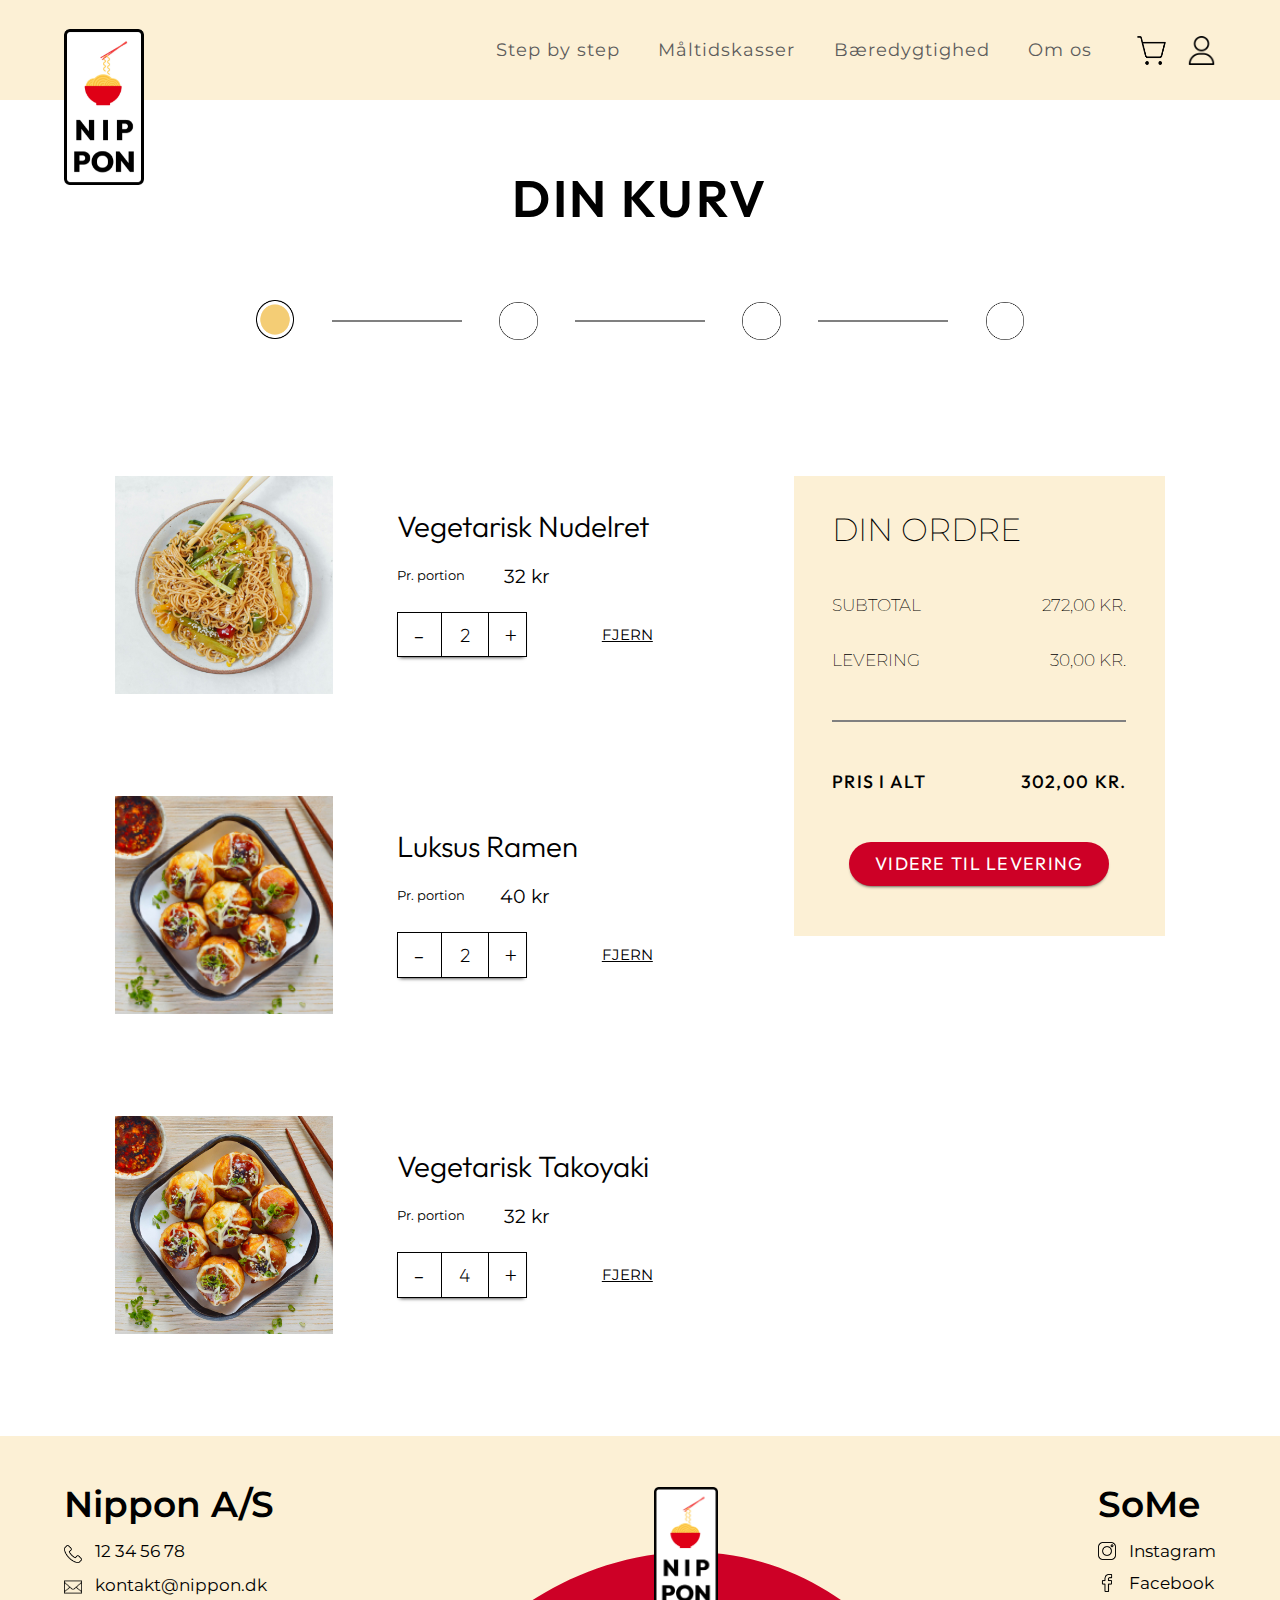
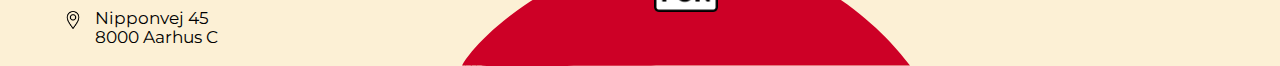
<file: undersider/kurv.html>
<!DOCTYPE html>
<html lang="en">
<head>
    <meta charset="UTF-8">
    <meta name="viewport" content="width=device-width, initial-scale=1.0">

    <!--meta description-->
    <meta name="description" content="Oplev din indkøbskurv med lækker asiatisk mad. Vælg mellem vores udvalg af nudelretter, ramen og mere. Se din subtotal og leveringsomkostninger, før du fortsætter til levering. Bestil nu!">
    <!--meta description slut-->

    <link rel="stylesheet" href="/reset.css">
    <link rel="stylesheet" href="/style.css">
    <link href="https://fonts.googleapis.com/css2?family=Outfit:wght@200;300;400;600;800&family=Montserrat:wght@300;400;500;600;700&display=swap" rel="stylesheet">
    <script src="/script.js" defer></script>
    <link rel="icon" type="image/x-icon" href="/img/nav_icon.png">
    <title>Kurv | Nippon</title>
</head>
<body>  

    <header>

        <div class="topmenu">
            <a href="/index.html"><img class="logo" src="/img/logo.png" alt="Billede af logo"></a>
            <div class="menu_links">
                <nav>
                    <ul>
                        <li><a href="/undersider/steps.html">Step by step</a></li>
                        <li ><a href="/undersider/måltidskasser.html">Måltidskasser</a></li>
                        <li><a href="/undersider/404.html">Bæredygtighed</a></li>
                        <li><a href="/undersider/404.html">Om os</a></li>
                    </ul>
                </nav>
                <div class="ikoner">
                    <img id="cart" src="/img/cart.png" alt="kurv ikon">
                    <img id="cartWithItems" src="/img/cartWithItems.png" alt="kurv ikon">
                    <a href="/undersider/404.html"><img src="/img/profile.png" alt="profil ikon"></a>
                </div>
            </div>
        </div>


        <img id="open_menu" src="/img/bm_sort.png" alt="menu knap">
        <img id="close_menu" src="/img/x_sort.png" alt="luk menu knap">

        <nav id="burger_menu">
            <ul>
                <li><a class="bm_links" href="/undersider/steps.html">Step by step</a></li>
                <li><a class="bm_links" href="/undersider/måltidskasser.html">Måltidskasser</a></li>
                <li><a class="bm_links" href="/undersider/404.html">Bæredygtighed</a></li>
                <li><a class="bm_links" href="/undersider/404.html">Om os</a></li>
            </ul>

            <div class="bm_ikoner">

                <h5>SoMe</h5>
                <div class="bm_some">
                    <a href=""><img src="/img/instagram.png" alt="telefon ikon"></a>
                    <a href=""><img src="/img/facebook.png" alt="mail ikon"></a>
                </div>

                <h5>Kontakt os</h5>
                <div class="bm_contact">
                    <a href=""><img src="/img/phone.png" alt="telefon ikon"></a>
                    <a href=""><img src="/img/mail.png" alt="mail ikon"></a>
                    <a href=""><img src="/img/location.png" alt="loakation ikon"></a>
                </div>
            </div>
        </nav>

    </header>

    <main>
        <h1 class="first_h1">din kurv</h1>

        <div class="container_overview">
            <!--1-->
            <a href=""><img src="/img/cirkel_fyldt.png" alt="fyldt cirkel"></a>
            <hr>
            <!--2-->
            <img src="/img/cirkel.png" alt="progress cirkel">
            <hr>
            <!--3-->
            <img src="/img/cirkel.png" alt="progress cirkel">
            <hr>
            <!--4-->
            <img src="/img/cirkel.png" alt="progress cirkel">
        </div>


        <!--tingende i kurven -->
        <div class="container_order">
            <div class="container_items">

                <!--1-->
                <div class="basket_items basket_items_site">
                    <img src="/img/top3_1.jpg" alt="Nudelret">
                    <div class="items_info items_info_site">
                        <h6>Vegetarisk Nudelret</h6>
                        <div class="price_basket price_basket_site">
                            Pr. portion
                            <p>32 kr</p>
                        </div>
                        <div id="antal">
                            <div class="counter counter_basket counter_basket_site">
                            <span class="down down_basket" onClick='decreaseCount(event, this)'>-</span>
                            <input type="text" value="2">
                            <span class="up up_basket"  onClick='increaseCount(event, this)'>+</span>
                        </div>
                        <p>fjern</p>
                        </div>
                        
                    </div>
                </div>

                <!--2-->
                <div class="basket_items basket_items_site">
                    <img src="/img/luksus_ramen.jpg" alt="Nudelret">
                    <div class="items_info items_info_site">
                        <h6>Luksus Ramen</h6>
                        <div class="price_basket price_basket_site">
                            Pr. portion
                            <p>40 kr</p>
                        </div>
                        <div id="antal">
                            <div class="counter counter_basket counter_basket_site">
                            <span class="down down_basket" onClick='decreaseCount(event, this)'>-</span>
                            <input type="text" value="2">
                            <span class="up up_basket"  onClick='increaseCount(event, this)'>+</span>
                        </div>
                        <p>fjern</p>
                        </div>
                        
                    </div>
                </div>

                <!--3-->
                <div class="basket_items basket_items_site">
                    <img src="/img/vegetar_3.jpg" alt="Nudelret">
                    <div class="items_info items_info_site">
                        <h6>Vegetarisk Takoyaki</h6>
                        <div class="price_basket price_basket_site">
                            Pr. portion
                            <p>32 kr</p>
                        </div>
                        <div id="antal">
                            <div class="counter counter_basket counter_basket_site">
                            <span class="down down_basket" onClick='decreaseCount(event, this)'>-</span>
                            <input type="text" value="4">
                            <span class="up up_basket"  onClick='increaseCount(event, this)'>+</span>
                        </div>
                        <p>fjern</p>
                        </div>
                        
                    </div>
                </div>
            </div>

            <!--Total-->
            <div class="container_totalOrder">
                <h4>din ordre</h4>
                <div  class="totalOrder_price">
                    <h6>subtotal</h6>
                    <h6>272,00 kr.</h6>
                </div>
                <div  class="totalOrder_price">
                    <h6>levering</h6>
                    <h6>30,00 kr.</h6>
                </div>
                <hr>
                <div class="totalOrder_price">
                    <h5>pris i alt</h6>
                    <h5>302,00 kr.</h5>
                </div>
                <a class="button_cart button_cart_site" href="/undersider/levering.html"><h5>videre til levering</h5></a>
            </div>
        </div>



    </main>

    <footer>
        <div>
            <h3>Nippon A/S</h3>

            <a target="_blank" href="tel:12345678"><div class="footer_content">
                <img class="contact_ikoner" src="/img/phone.png" alt="telefon ikon">
                <p>12 34 56 78</p>
            </div></a>

            <a target="_blank" href="mailto:kontakt@nippon.dk"><div class="footer_content">
                <img class="contact_ikoner" src="/img/mail.png" alt="mail ikon">
                <p>kontakt@nippon.dk</p>
            </div></a>

            <a target="_blank" href="https://www.google.com/maps/place/Aarhus/@56.1781721,10.0995741,12z/data=!3m1!4b1!4m6!3m5!1s0x464c4cb15397788b:0x8c4dd7d9912ea2af!8m2!3d56.162939!4d10.203921!16zL20vMGx6cA?entry=ttu"><div class="footer_content">
                <img class="contact_ikoner" src="/img/location.png" alt="Lokation ikon">
                <p>Nipponvej 45 
                    <br>8000 Aarhus C</p>
            </div></a>

        </div>

        <div class="footer_center_content">
            <img src="/img/rising_sun.svg" alt="Halv cirkel">
            <div class="footer_logo"><a href="/index.html"><img src="/img/logo.png" alt="Nippon logo"></a></div>
          </div>
    
        <div>
            <h3>SoMe</h3>

            <a target="_blank" href="https://www.instagram.com/"><div class="footer_content">
                <img class="some_ikoner" src="/img/instagram.png" alt="instagram ikon">
                <p>Instagram</p>
            </div></a>

            <a target="_blank" href="https://www.facebook.com/"><div class="footer_content">
                <img class="some_ikoner" src="/img/facebook.png" alt="facebook ikon">
                <p>Facebook</p>
            </div></a>

        </div>

    </footer>
</body>
</html>
</file>
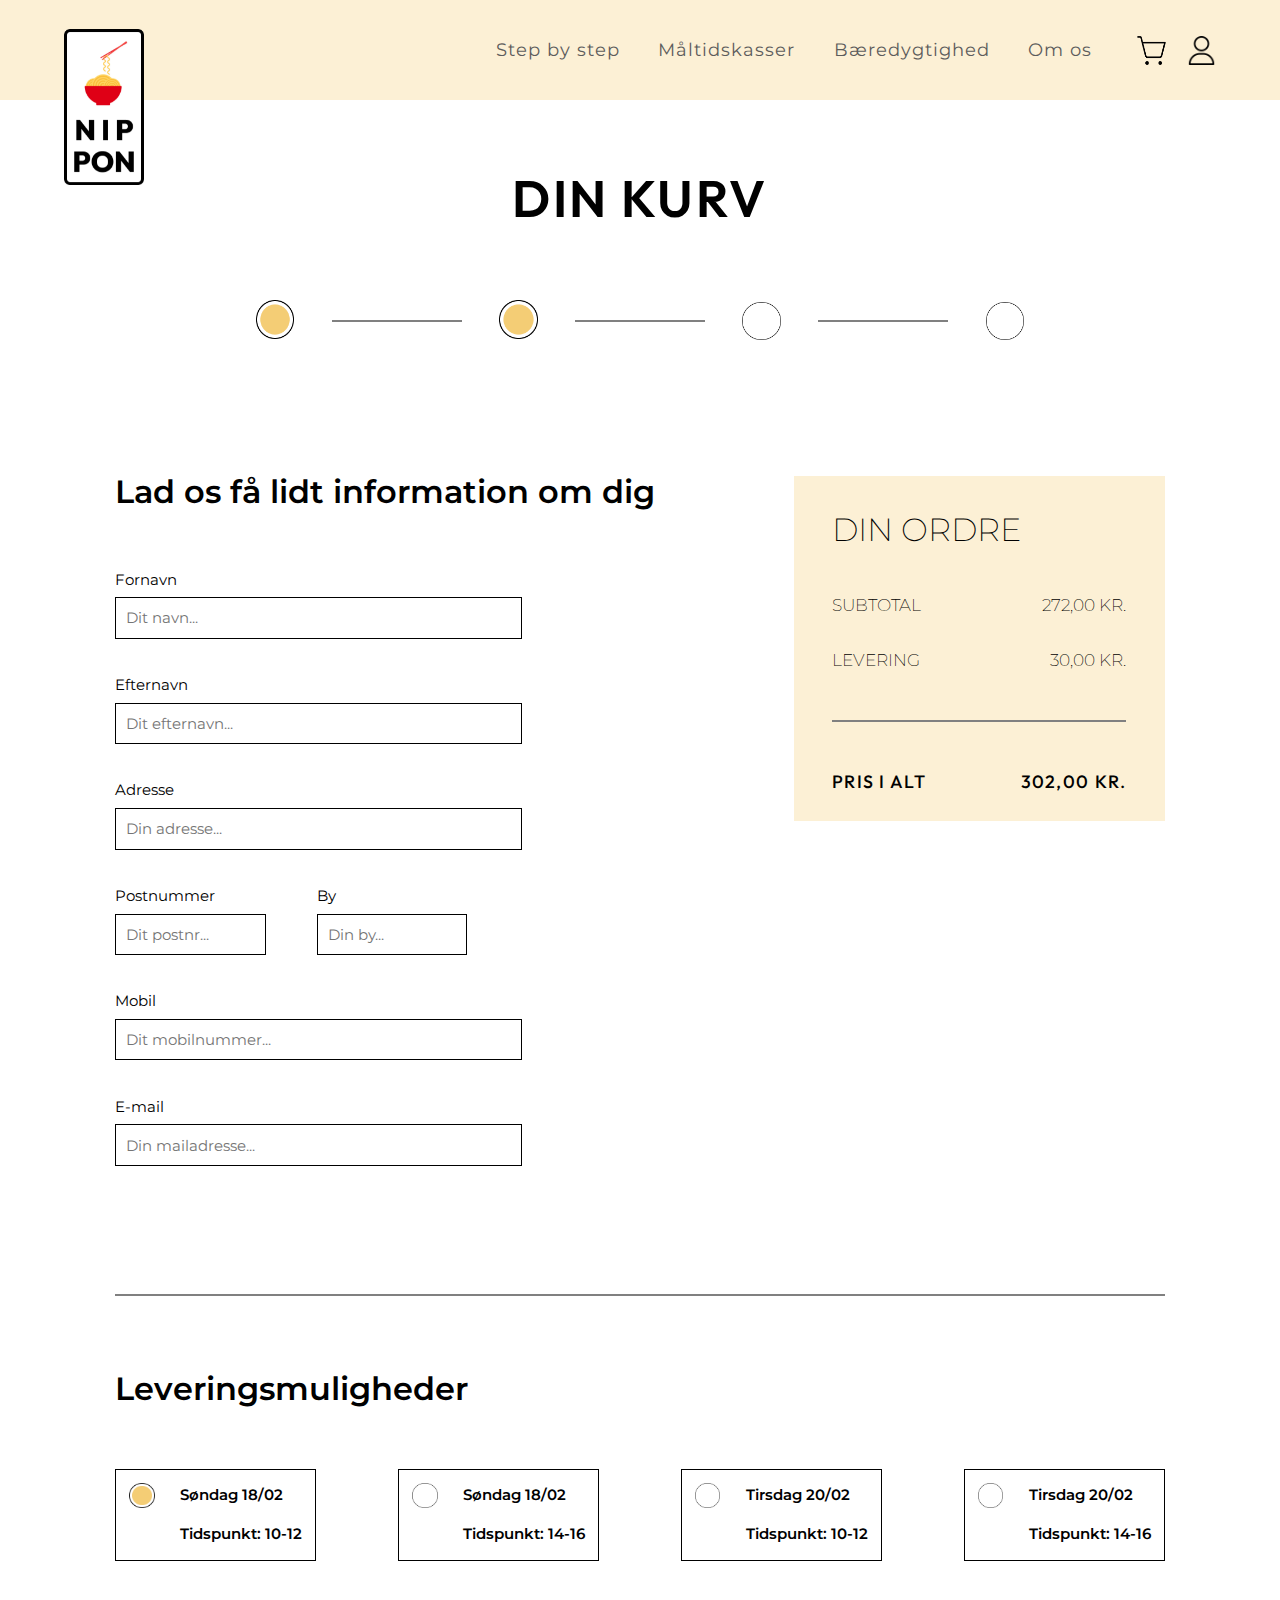
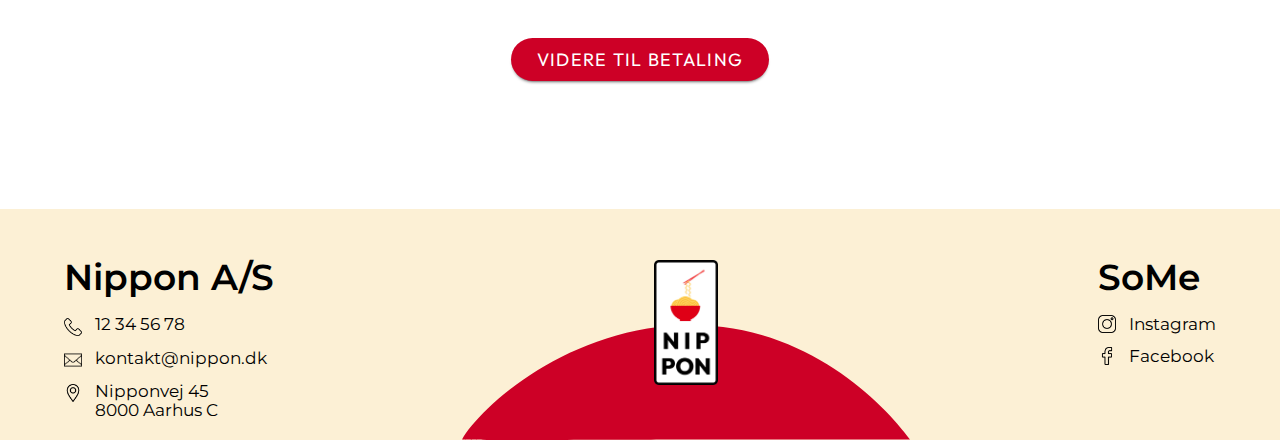
<file: undersider/levering.html>
<!DOCTYPE html>
<html lang="en">
<head>
    <meta charset="UTF-8">
    <meta name="viewport" content="width=device-width, initial-scale=1.0">

    <!--meta description-->
    <meta name="description" content="Complete your order by providing necessary information and selecting delivery options. Review your items, subtotal, delivery charges, and total price. Choose from available delivery dates and proceed to payment. Ensure a smooth checkout process at your convenience.">
    <!--meta description slut-->

    <link rel="stylesheet" href="/reset.css">
    <link rel="stylesheet" href="/style.css">
    <link href="https://fonts.googleapis.com/css2?family=Outfit:wght@300;400;600;800&family=Montserrat:wght@300;400;500;600;700&display=swap" rel="stylesheet">
    <script src="/script.js" defer></script>
    <link rel="icon" type="image/x-icon" href="/img/nav_icon.png">
    <title>Levering | Nippon</title>
</head>
<body>  

    <header>

        <div class="topmenu">
            <a href="/index.html"><img class="logo" src="/img/logo.png" alt="Billede af logo"></a>
            <div class="menu_links">
                <nav>
                    <ul>
                        <li><a href="/undersider/steps.html">Step by step</a></li>
                        <li ><a href="/undersider/måltidskasser.html">Måltidskasser</a></li>
                        <li><a href="/undersider/404.html">Bæredygtighed</a></li>
                        <li><a href="/undersider/404.html">Om os</a></li>
                    </ul>
                </nav>
                <div class="ikoner">
                    <img id="cart" src="/img/cart.png" alt="kurv ikon">
                    <img id="cartWithItems" src="/img/cartWithItems.png" alt="kurv ikon">
                    <a href="/undersider/404.html"><img src="/img/profile.png" alt="profil ikon"></a>
                </div>
            </div>
        </div>

        <!--Når man trykker på kurven når der er noget i -->
        <div class="basketWindow">
            <img id="close_basket" src="/img/x_sort.png" alt="luk kurv knap">
            <h4>Din kurv</h4>

            <!--1. ting i kurven-->
            <div class="basket_items">
                <img src="/img/top3_1.jpg" alt="Nudelret">
                <div class="items_info">
                    <h6>Vegetarisk Nudelret</h6>
                    <div class="price_basket">
                        <p id="portion">Pr. portion:</p>
                        <p>32 kr</p>
                    </div>
                    <div class="counter counter_basket">
                        <span class="down down_basket" onClick='decreaseCount(event, this)'>-</span>
                        <input type="text" value="0">
                        <span class="up up_basket"  onClick='increaseCount(event, this)'>+</span>
                    </div>
                </div>
            </div>

            <!--2. ting i kurven-->
            <div class="basket_items">
                <img src="/img/luksus_ramen.jpg" alt="Nudelret">
                <div class="items_info">
                    <h6>Luksus Ramen</h6>
                    <div class="price_basket">
                        <p id="portion">Pr. portion:</p>
                        <p>40 kr</p>
                    </div>
                    <div class="counter counter_basket">
                        <span class="down down_basket" onClick='decreaseCount(event, this)'>-</span>
                        <input type="text" value="0">
                        <span class="up up_basket"  onClick='increaseCount(event, this)'>+</span>
                    </div>
                </div>
            </div>


            <div class="total">
                <h3>total</h3>
                <h3>0,00 kr.</h3>
            </div>

            <a class="button_cart" href="/undersider/kurv.html"><h5>til kassen</h5></a>

        </div>

        <img id="open_menu" src="/img/bm_sort.png" alt="menu knap">
        <img id="close_menu" src="/img/x_sort.png" alt="luk menu knap">

        <nav id="burger_menu">
            <ul>
                <li><a class="bm_links" href="/undersider/steps.html">Step by step</a></li>
                <li><a class="bm_links" href="/undersider/måltidskasser.html">Måltidskasser</a></li>
                <li><a class="bm_links" href="/undersider/404.html">Bæredygtighed</a></li>
                <li><a class="bm_links" href="/undersider/404.html">Om os</a></li>
            </ul>

            <div class="bm_ikoner">

                <h5>SoMe</h5>
                <div class="bm_some">
                    <a href=""><img src="/img/instagram.png" alt="telefon ikon"></a>
                    <a href=""><img src="/img/facebook.png" alt="mail ikon"></a>
                </div>

                <h5>Kontakt os</h5>
                <div class="bm_contact">
                    <a href=""><img src="/img/phone.png" alt="telefon ikon"></a>
                    <a href=""><img src="/img/mail.png" alt="mail ikon"></a>
                    <a href=""><img src="/img/location.png" alt="loakation ikon"></a>
                </div>
            </div>
        </nav>

    </header>

    <main>
        <h1 class="first_h1">din kurv</h1>

        <div class="container_overview">
            <!--1-->
            <a href="/undersider/kurv.html"><img src="/img/cirkel_fyldt.png" alt="fyldt cirkel"></a>
            <hr>
            <!--2-->
            <a href=""><img src="/img/cirkel_fyldt.png" alt="fyldt cirkel"></a>
            <hr>
            <!--3-->
            <img src="/img/cirkel.png" alt="progress cirkel">
            <hr>
            <!--4-->
            <img src="/img/cirkel.png" alt="progress cirkel">
        </div>

        <div class="container_order">

            <div class="container_items">
                <h3 class="h3_delivery">Lad os få lidt information om dig</h3>
                <!--inputområderne-->
                <div class="info_container">
                    <p>Fornavn</p>
                    <input type="text" placeholder="Dit navn...">
                </div>
                <div class="info_container">
                    <p>Efternavn</p>
                    <input type="text" placeholder="Dit efternavn...">
                </div>
                <div class="info_container">
                    <p>Adresse</p>
                    <input type="text" placeholder="Din adresse...">
                </div>
                <div class="info_postnr">
                    <div class="info_container">
                        <p>Postnummer</p>
                        <input type="text" placeholder="Dit postnr...">
                    </div>
                    <div class="info_container">
                        <p>By</p>
                        <input type="text" placeholder="Din by...">
                    </div>        
                </div>
                <div class="info_container">
                    <p>Mobil</p>
                    <input type="text" placeholder="Dit mobilnummer...">
                </div>
                <div class="info_container">
                    <p>E-mail</p>
                    <input type="text" placeholder="Din mailadresse...">
                </div>


            </div>

            <!--Total-->
            <div class="container_totalOrder no_btn">
                <h4>din ordre</h4>
                <div  class="totalOrder_price">
                    <h6>subtotal</h6>
                    <h6>272,00 kr.</h6>
                </div>
                <div  class="totalOrder_price">
                    <h6>levering</h6>
                    <h6>30,00 kr.</h6>
                </div>
                <hr>
                <div  class="totalOrder_price">
                    <h5>pris i alt</h6>
                    <h5>302,00 kr.</h5>
                </div>
            </div>
    </div>

    <div class="container_delevery_options">
        <hr>

        <h3 class="h3_delivery">Leveringsmuligheder</h3>

        <div class="container_options">

            <!--1-->
            <div class="option_box">
                <img src="/img/cirkel_fyldt.png" alt="fyldt cirkel">
                <div>
                    <p>Søndag 18/02</p>
                    <p id="tidspunkt_margin">Tidspunkt: 10-12</p>
                </div>
            </div>

            <!--2-->
            <div class="option_box">
                <img src="/img/cirkel.png" alt="fyldt cirkel">
                <div>
                    <p>Søndag 18/02</p>
                    <p id="tidspunkt_margin">Tidspunkt: 14-16</p>
                </div>
            </div>

            <!--3-->
            <div class="option_box">
                <img src="/img/cirkel.png" alt="fyldt cirkel">
                <div>
                    <p>Tirsdag 20/02</p>
                    <p id="tidspunkt_margin">Tidspunkt: 10-12</p>
                </div>
            </div>

            <!--4-->
            <div class="option_box">
                <img src="/img/cirkel.png" alt="fyldt cirkel">
                <div>
                    <p>Tirsdag 20/02</p>
                    <p id="tidspunkt_margin">Tidspunkt: 14-16</p>
                </div>
            </div>
        </div>

        <a class="button_cart button_cart_site" href="/undersider/betaling.html"><h5>videre til betaling</h5></a>

    </div>


    </main>

    <footer>
        <div>
            <h3>Nippon A/S</h3>

            <a target="_blank" href="tel:12345678"><div class="footer_content">
                <img class="contact_ikoner" src="/img/phone.png" alt="telefon ikon">
                <p>12 34 56 78</p>
            </div></a>

            <a target="_blank" href="mailto:kontakt@nippon.dk"><div class="footer_content">
                <img class="contact_ikoner" src="/img/mail.png" alt="mail ikon">
                <p>kontakt@nippon.dk</p>
            </div></a>

            <a target="_blank" href="https://www.google.com/maps/place/Aarhus/@56.1781721,10.0995741,12z/data=!3m1!4b1!4m6!3m5!1s0x464c4cb15397788b:0x8c4dd7d9912ea2af!8m2!3d56.162939!4d10.203921!16zL20vMGx6cA?entry=ttu"><div class="footer_content">
                <img class="contact_ikoner" src="/img/location.png" alt="Lokation ikon">
                <p>Nipponvej 45 
                    <br>8000 Aarhus C</p>
            </div></a>

        </div>

        <div class="footer_center_content">
            <img src="/img/rising_sun.svg" alt="Halv cirkel">
            <div class="footer_logo"><a href="/index.html"><img src="/img/logo.png" alt="Nippon logo"></a></div>
          </div>
    
        <div>
            <h3>SoMe</h3>

            <a target="_blank" href="https://www.instagram.com/"><div class="footer_content">
                <img class="some_ikoner" src="/img/instagram.png" alt="instagram ikon">
                <p>Instagram</p>
            </div></a>

            <a target="_blank" href="https://www.facebook.com/"><div class="footer_content">
                <img class="some_ikoner" src="/img/facebook.png" alt="facebook ikon">
                <p>Facebook</p>
            </div></a>

        </div>

    </footer>
</body>
</html>
</file>
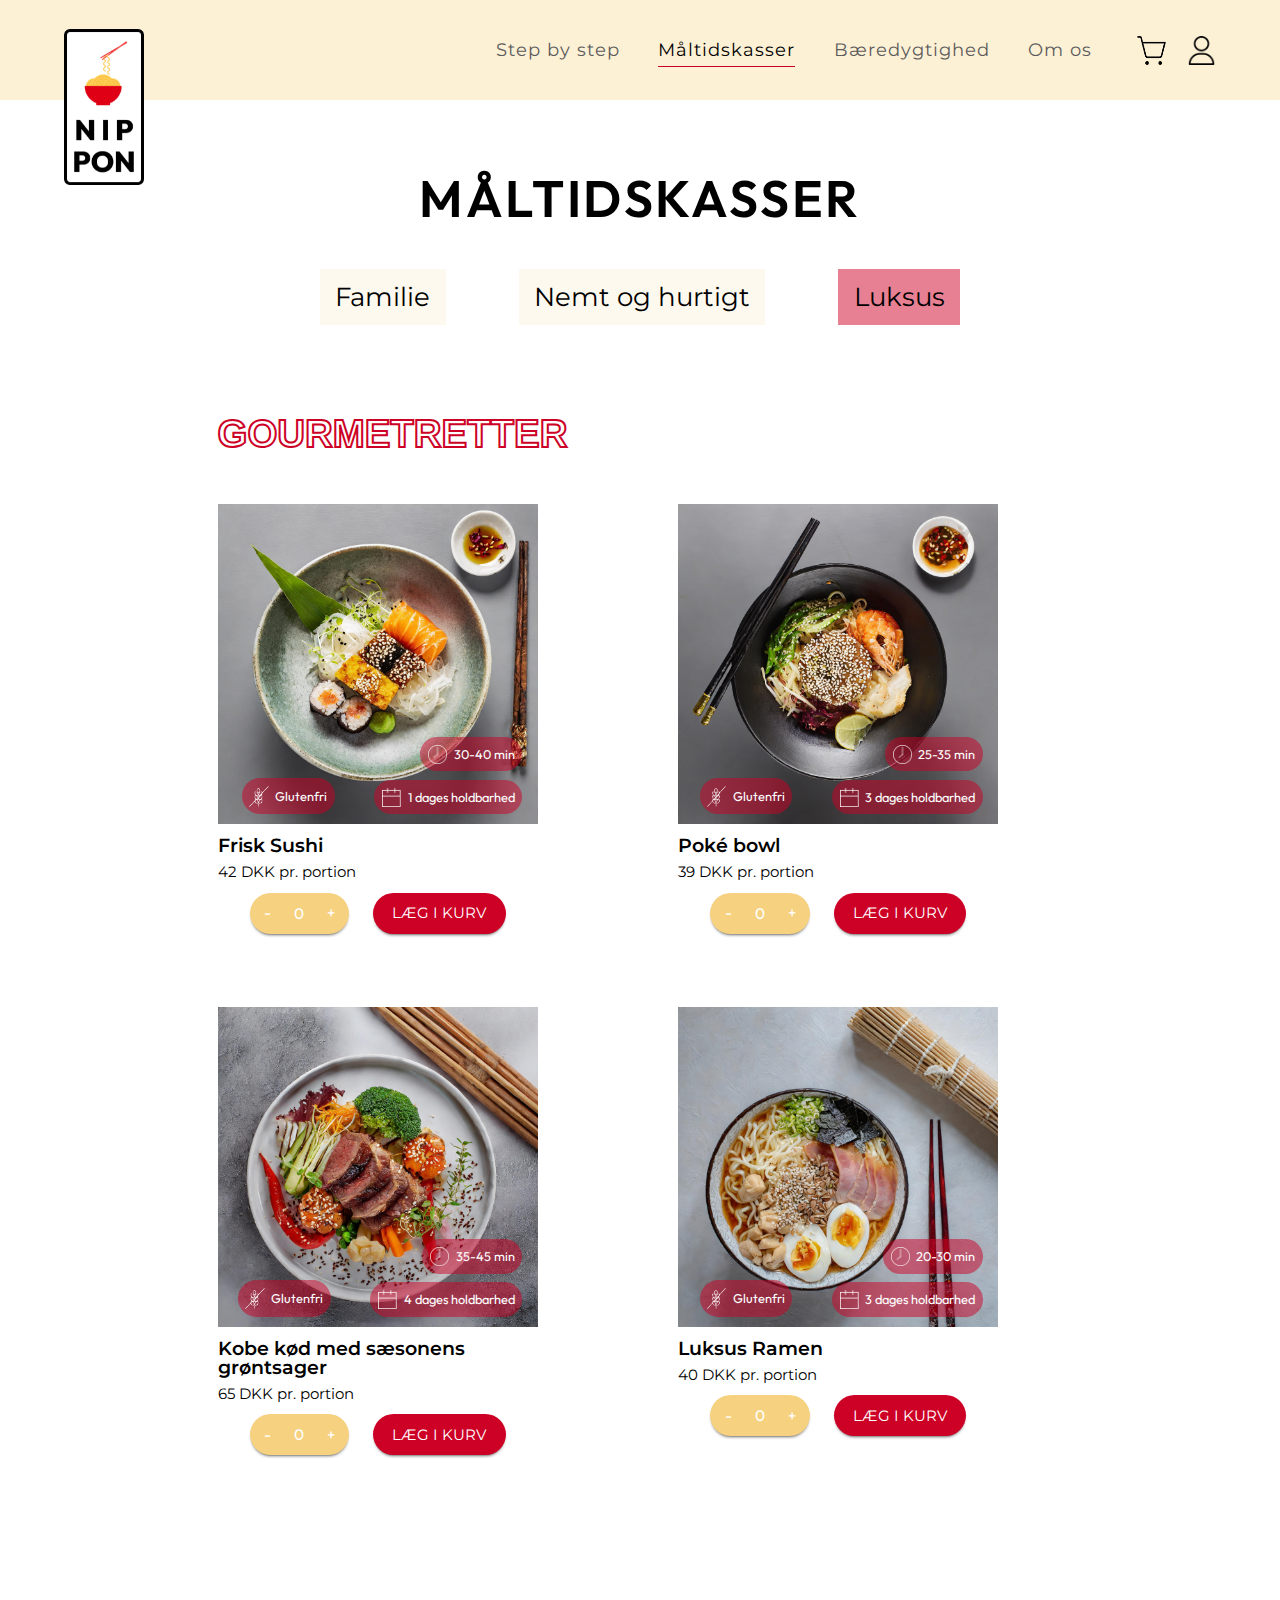
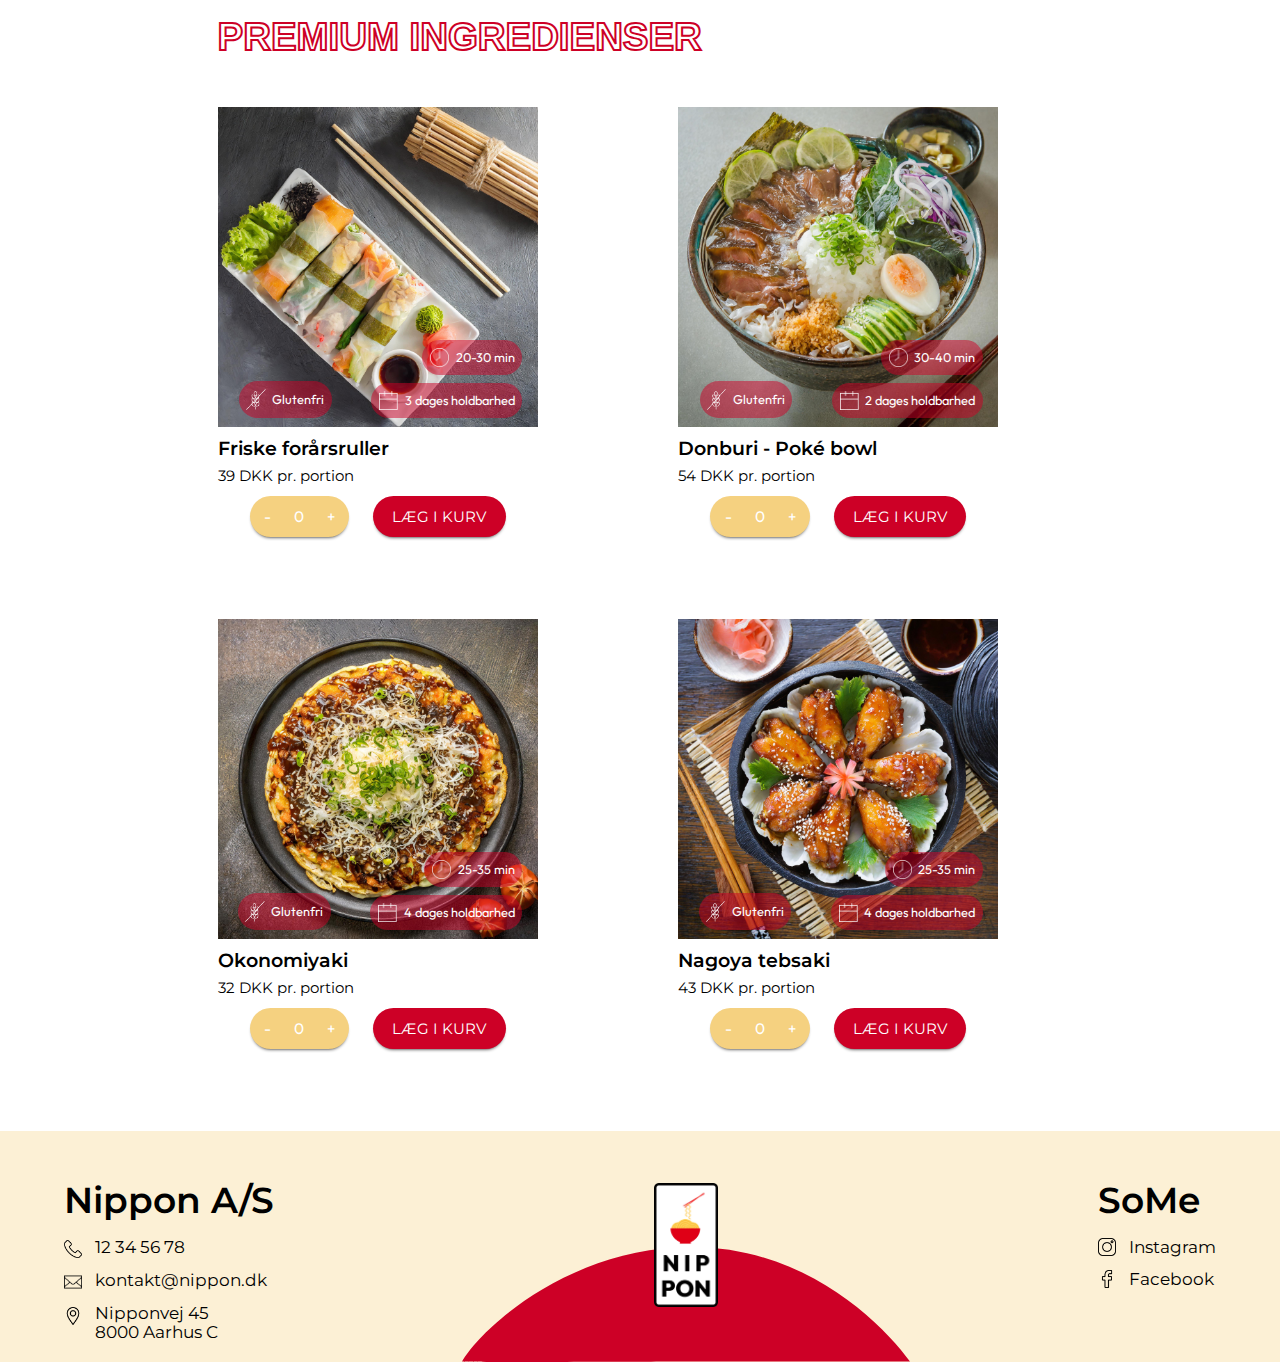
<file: undersider/luksus.html>
<!DOCTYPE html>
<html lang="en">
<head>
    <meta charset="UTF-8">
    <meta name="viewport" content="width=device-width, initial-scale=1.0">

    <!--meta description-->
    <meta name="description" content="Mød vores udvalg af luksuriøse måltidskasser med gourmetretter og premium ingredienser. Vælg mellem en række delikate måltider, herunder frisk sushi, Poké bowls og Kobe kød, alle tilberedt med omhu og med fokus på kvalitet. Oplev en verden af smag og bekvemmelighed med vores udvalg af kulinariske mesterværker.">
    <!--meta description slut-->

    <link rel="stylesheet" href="/reset.css">
    <link rel="stylesheet" href="/style.css">
    <link href="https://fonts.googleapis.com/css2?family=Outfit:wght@300;400;600;800&family=Montserrat:wght@300;400;600;700&display=swap" rel="stylesheet">
    <script src="/script.js" defer></script>
    <link rel="icon" type="image/x-icon" href="/img/nav_icon.png">
    <title>Måltidskasser | Nippon</title>
</head>
<body>  

    <header>

        <div class="topmenu">
            <a href="/index.html"><img class="logo" src="/img/logo.png" alt="Billede af logo"></a>
            <div class="menu_links">
                <nav>
                    <ul>
                        <li><a href="/undersider/steps.html">Step by step</a></li>
                        <li><a id="active" href="/undersider/måltidskasser.html">Måltidskasser</a></li>
                        <li><a href="/undersider/404.html">Bæredygtighed</a></li>
                        <li><a href="/undersider/404.html">Om os</a></li>
                    </ul>
                </nav>
                <div class="ikoner">
                    <img id="cart" src="/img/cart.png" alt="kurv ikon">
                    <img id="cartWithItems" src="/img/cartWithItems.png" alt="kurv ikon">
                    <a href="/undersider/404.html"><img src="/img/profile.png" alt="profil ikon"></a>
                </div>
            </div>
        </div>

        <!--Når man trykker på kurven når der er noget i -->
        <div class="basketWindow">
            <img id="close_basket" src="/img/x_sort.png" alt="luk kurv knap">
            <h4>Din kurv</h4>

            <!--1. ting i kurven-->
            <div class="basket_items">
                <img src="/img/top3_1.jpg" alt="Nudelret">
                <div class="items_info">
                    <h6>Vegetarisk Nudelret</h6>
                    <div class="price_basket">
                        <p id="portion">Pr. portion:</p>
                        <p>32 kr</p>
                    </div>
                    <div class="counter counter_basket">
                        <span class="down down_basket" onClick='decreaseCount(event, this)'>-</span>
                        <input type="text" value="2">
                        <span class="up up_basket"  onClick='increaseCount(event, this)'>+</span>
                    </div>
                </div>
            </div>

            <!--2. ting i kurven-->
            <div class="basket_items">
                <img src="/img/luksus_ramen.jpg" alt="Nudelret">
                <div class="items_info">
                    <h6>Luksus Ramen</h6>
                    <div class="price_basket">
                        <p id="portion">Pr. portion:</p>
                        <p>40 kr</p>
                    </div>
                    <div class="counter counter_basket">
                        <span class="down down_basket" onClick='decreaseCount(event, this)'>-</span>
                        <input type="text" value="4">
                        <span class="up up_basket"  onClick='increaseCount(event, this)'>+</span>
                    </div>
                </div>
            </div>


            <div class="total">
                <h3>total</h3>
                <h3>224,00 kr.</h3>
            </div>

            <a class="button_cart" href="/undersider/kurv.html"><h5>til kassen</h5></a>

        </div>

        <img id="open_menu" src="/img/bm_sort.png" alt="menu knap">
        <img id="close_menu" src="/img/x_sort.png" alt="luk menu knap">

        <nav id="burger_menu">
            <ul>
                <li><a class="bm_links" href="/undersider/steps.html">Step by step</a></li>
                <li><a id="active_bm" href="/undersider/måltidskasser.html">Måltidskasser</a></li>
                <li><a class="bm_links" href="/undersider/404.html">Bæredygtighed</a></li>
                <li><a class="bm_links" href="/undersider/404.html">Om os</a></li>
            </ul>

            <div class="bm_ikoner">

                <h5>SoMe</h5>
                <div class="bm_some">
                    <a href=""><img src="/img/instagram.png" alt="telefon ikon"></a>
                    <a href=""><img src="/img/facebook.png" alt="mail ikon"></a>
                </div>

                <h5>Kontakt os</h5>
                <div class="bm_contact">
                    <a href=""><img src="/img/phone.png" alt="telefon ikon"></a>
                    <a href=""><img src="/img/mail.png" alt="mail ikon"></a>
                    <a href=""><img src="/img/location.png" alt="loakation ikon"></a>
                </div>
            </div>
        </nav>

    </header>

    <main>
        <h1 class="first_h1">måltidskasser</h1>

<!--kategori sektion-->
        <div class="container_choose_category">
            <a href="/undersider/familie.html"><div>Familie</div></a>
            <a href="/undersider/nemtoghurtigt.html"><div>Nemt og hurtigt</div></a>
            <a href="/undersider/måltidskasser.html"><div id="active_category">Luksus</div></a>
        </div>



<!--gourmetretter sektion-->
        <h2 class="luksus_h2">gourmetretter</h2>

        <div class="luksusretter_container">
            <!--1-->
            <div class="foodbox_scroll">
                <div class="foodbox_img_container">
                    <img src="/img/gourmet_1.jpg" alt="Billede af ugens bedste japanske ret">
                    <div class="foodbox_iconbox_container">
                        <div id="foodbox_time">
                            <img src="/img/top3_ikon1.png" alt="">
                            <p>30-40 min</p>
                        </div>
                        <div id="foodbox_laktosefri">
                            <img src="/img/top3_ikon2.png" alt="">
                            <p>Glutenfri</p>
                        </div>
                        <div>
                            <img src="/img/top3_ikon3.png" alt="">
                            <p>1 dages holdbarhed</p>
                        </div>
                    </div>
                </div>
                <h4>Frisk Sushi</h4>
                <p>42 DKK pr. portion</p>
                <div class="foodbox_buttons_container">
                    <div class="counter">
                        <span class="down" onClick='decreaseCount(event, this)'>-</span>
                        <input type="text" value="0">
                        <span class="up"  onClick='increaseCount(event, this)'>+</span>
                    </div>
                    <div class="foodbox_addToBasket">læg i kurv</div>
                </div>
            </div>

            <!--2-->
            <div class="foodbox_scroll">
                <div class="foodbox_img_container">
                    <img src="/img/gourmet_2.jpg" alt="Billede af ugens bedste japanske ret">
                    <div class="foodbox_iconbox_container">
                        <div id="foodbox_time">
                            <img src="/img/top3_ikon1.png" alt="">
                            <p>25-35 min</p>
                        </div>
                        <div id="foodbox_laktosefri">
                            <img src="/img/top3_ikon2.png" alt="">
                            <p>Glutenfri</p>
                        </div>
                        <div>
                            <img src="/img/top3_ikon3.png" alt="">
                            <p>3 dages holdbarhed</p>
                        </div>
                    </div>
                </div>
                <h4>Poké bowl</h4>
                <p>39 DKK pr. portion</p>
                <div class="foodbox_buttons_container">
                    <div class="counter">
                        <span class="down" onClick='decreaseCount(event, this)'>-</span>
                        <input type="text" value="0">
                        <span class="up"  onClick='increaseCount(event, this)'>+</span>
                    </div>
                    <div class="foodbox_addToBasket">læg i kurv</div>
                </div>
            </div>

            <!--3-->
            <div class="foodbox_scroll">
                <div class="foodbox_img_container">
                    <img src="/img/gourmet_3.jpg" alt="Billede af ugens bedste japanske ret">
                    <div class="foodbox_iconbox_container">
                        <div id="foodbox_time">
                            <img src="/img/top3_ikon1.png" alt="">
                            <p>35-45 min</p>
                        </div>
                        <div id="foodbox_laktosefri">
                            <img src="/img/top3_ikon2.png" alt="">
                            <p>Glutenfri</p>
                        </div>
                        <div>
                            <img src="/img/top3_ikon3.png" alt="">
                            <p>4 dages holdbarhed</p>
                        </div>
                    </div>
                </div>
                <h4>Kobe kød med sæsonens grøntsager</h4>
                <p>65 DKK pr. portion</p>
                <div class="foodbox_buttons_container">
                    <div class="counter">
                        <span class="down" onClick='decreaseCount(event, this)'>-</span>
                        <input type="text" value="0">
                        <span class="up"  onClick='increaseCount(event, this)'>+</span>
                    </div>
                    <div class="foodbox_addToBasket">læg i kurv</div>
                </div>
            </div>

            <!--4-->
            <div class="foodbox_scroll">
                <div class="foodbox_img_container">
                    <img src="/img/gourmet_4.jpg" alt="Billede af ugens bedste japanske ret">
                    <div class="foodbox_iconbox_container">
                        <div id="foodbox_time">
                            <img src="/img/top3_ikon1.png" alt="">
                            <p>20-30 min</p>
                        </div>
                        <div id="foodbox_laktosefri">
                            <img src="/img/top3_ikon2.png" alt="">
                            <p>Glutenfri</p>
                        </div>
                        <div>
                            <img src="/img/top3_ikon3.png" alt="">
                            <p>3 dages holdbarhed</p>
                        </div>
                    </div>
                </div>
                <h4>Luksus Ramen </h4>
                <p>40 DKK pr. portion</p>
                <div class="foodbox_buttons_container">
                    <div class="counter">
                        <span class="down" onClick='decreaseCount(event, this)'>-</span>
                        <input type="text" value="0">
                        <span class="up"  onClick='increaseCount(event, this)'>+</span>
                    </div>
                    <div class="foodbox_addToBasket">læg i kurv</div>
                </div>
            </div>

        </div>



        <!--premium ingredienser sektion-->
        <h2 class="luksus_h2">premium ingredienser</h2>

        <div class="luksusretter_container">
            <!--1-->
            <div class="foodbox_scroll">
                <div class="foodbox_img_container">
                    <img src="/img/premium_1.jpg" alt="Billede af ugens bedste japanske ret">
                    <div class="foodbox_iconbox_container">
                        <div id="foodbox_time">
                            <img src="/img/top3_ikon1.png" alt="">
                            <p>20-30 min</p>
                        </div>
                        <div id="foodbox_laktosefri">
                            <img src="/img/top3_ikon2.png" alt="">
                            <p>Glutenfri</p>
                        </div>
                        <div>
                            <img src="/img/top3_ikon3.png" alt="">
                            <p>3 dages holdbarhed</p>
                        </div>
                    </div>
                </div>
                <h4>Friske forårsruller</h4>
                <p>39 DKK pr. portion</p>
                <div class="foodbox_buttons_container">
                    <div class="counter">
                        <span class="down" onClick='decreaseCount(event, this)'>-</span>
                        <input type="text" value="0">
                        <span class="up"  onClick='increaseCount(event, this)'>+</span>
                    </div>
                    <div class="foodbox_addToBasket">læg i kurv</div>
                </div>
            </div>

            <!--2-->
            <div class="foodbox_scroll">
                <div class="foodbox_img_container">
                    <img src="/img/premium_2.jpg" alt="Billede af ugens bedste japanske ret">
                    <div class="foodbox_iconbox_container">
                        <div id="foodbox_time">
                            <img src="/img/top3_ikon1.png" alt="">
                            <p>30-40 min</p>
                        </div>
                        <div id="foodbox_laktosefri">
                            <img src="/img/top3_ikon2.png" alt="">
                            <p>Glutenfri</p>
                        </div>
                        <div>
                            <img src="/img/top3_ikon3.png" alt="">
                            <p>2 dages holdbarhed</p>
                        </div>
                    </div>
                </div>
                <h4>Donburi - Poké bowl</h4>
                <p>54 DKK pr. portion</p>
                <div class="foodbox_buttons_container">
                    <div class="counter">
                        <span class="down" onClick='decreaseCount(event, this)'>-</span>
                        <input type="text" value="0">
                        <span class="up"  onClick='increaseCount(event, this)'>+</span>
                    </div>
                    <div class="foodbox_addToBasket">læg i kurv</div>
                </div>
            </div>

            <!--3-->
            <div class="foodbox_scroll">
                <div class="foodbox_img_container">
                    <img src="/img/premium_3.jpg" alt="Billede af ugens bedste japanske ret">
                    <div class="foodbox_iconbox_container">
                        <div id="foodbox_time">
                            <img src="/img/top3_ikon1.png" alt="">
                            <p>25-35 min</p>
                        </div>
                        <div id="foodbox_laktosefri">
                            <img src="/img/top3_ikon2.png" alt="">
                            <p>Glutenfri</p>
                        </div>
                        <div>
                            <img src="/img/top3_ikon3.png" alt="">
                            <p>4 dages holdbarhed</p>
                        </div>
                    </div>
                </div>
                <h4>Okonomiyaki</h4>
                <p>32 DKK pr. portion</p>
                <div class="foodbox_buttons_container">
                    <div class="counter">
                        <span class="down" onClick='decreaseCount(event, this)'>-</span>
                        <input type="text" value="0">
                        <span class="up"  onClick='increaseCount(event, this)'>+</span>
                    </div>
                    <div class="foodbox_addToBasket">læg i kurv</div>
                </div>
            </div>

            <!--4-->
            <div class="foodbox_scroll">
                <div class="foodbox_img_container">
                    <img src="/img/premium_4.jpg" alt="Billede af ugens bedste japanske ret">
                    <div class="foodbox_iconbox_container">
                        <div id="foodbox_time">
                            <img src="/img/top3_ikon1.png" alt="">
                            <p>25-35 min</p>
                        </div>
                        <div id="foodbox_laktosefri">
                            <img src="/img/top3_ikon2.png" alt="">
                            <p>Glutenfri</p>
                        </div>
                        <div>
                            <img src="/img/top3_ikon3.png" alt="">
                            <p>4 dages holdbarhed</p>
                        </div>
                    </div>
                </div>
                <h4>Nagoya tebsaki</h4>
                <p>43 DKK pr. portion</p>
                <div class="foodbox_buttons_container">
                    <div class="counter">
                        <span class="down" onClick='decreaseCount(event, this)'>-</span>
                        <input type="text" value="0">
                        <span class="up"  onClick='increaseCount(event, this)'>+</span>
                    </div>
                    <div class="foodbox_addToBasket">læg i kurv</div>
                </div>
            </div>

        </div>
    </main>


    <footer>
        <div>
            <h3>Nippon A/S</h3>

            <a target="_blank" href="tel:12345678"><div class="footer_content">
                <img class="contact_ikoner" src="/img/phone.png" alt="telefon ikon">
                <p>12 34 56 78</p>
            </div></a>

            <a target="_blank" href="mailto:kontakt@nippon.dk"><div class="footer_content">
                <img class="contact_ikoner" src="/img/mail.png" alt="mail ikon">
                <p>kontakt@nippon.dk</p>
            </div></a>

            <a target="_blank" href="https://www.google.com/maps/place/Aarhus/@56.1781721,10.0995741,12z/data=!3m1!4b1!4m6!3m5!1s0x464c4cb15397788b:0x8c4dd7d9912ea2af!8m2!3d56.162939!4d10.203921!16zL20vMGx6cA?entry=ttu"><div class="footer_content">
                <img class="contact_ikoner" src="/img/location.png" alt="Lokation ikon">
                <p>Nipponvej 45 
                    <br>8000 Aarhus C</p>
            </div></a>

        </div>

        <div class="footer_center_content">
            <img src="/img/rising_sun.svg" alt="Halv cirkel">
            <div class="footer_logo"><a href="/index.html"><img src="/img/logo.png" alt="Nippon logo"></a></div>
          </div>
    
        <div>
            <h3>SoMe</h3>

            <a target="_blank" href="https://www.instagram.com/"><div class="footer_content">
                <img class="some_ikoner" src="/img/instagram.png" alt="instagram ikon">
                <p>Instagram</p>
            </div></a>

            <a target="_blank" href="https://www.facebook.com/"><div class="footer_content">
                <img class="some_ikoner" src="/img/facebook.png" alt="facebook ikon">
                <p>Facebook</p>
            </div></a>

        </div>

    </footer>
</body>
</html>
</file>
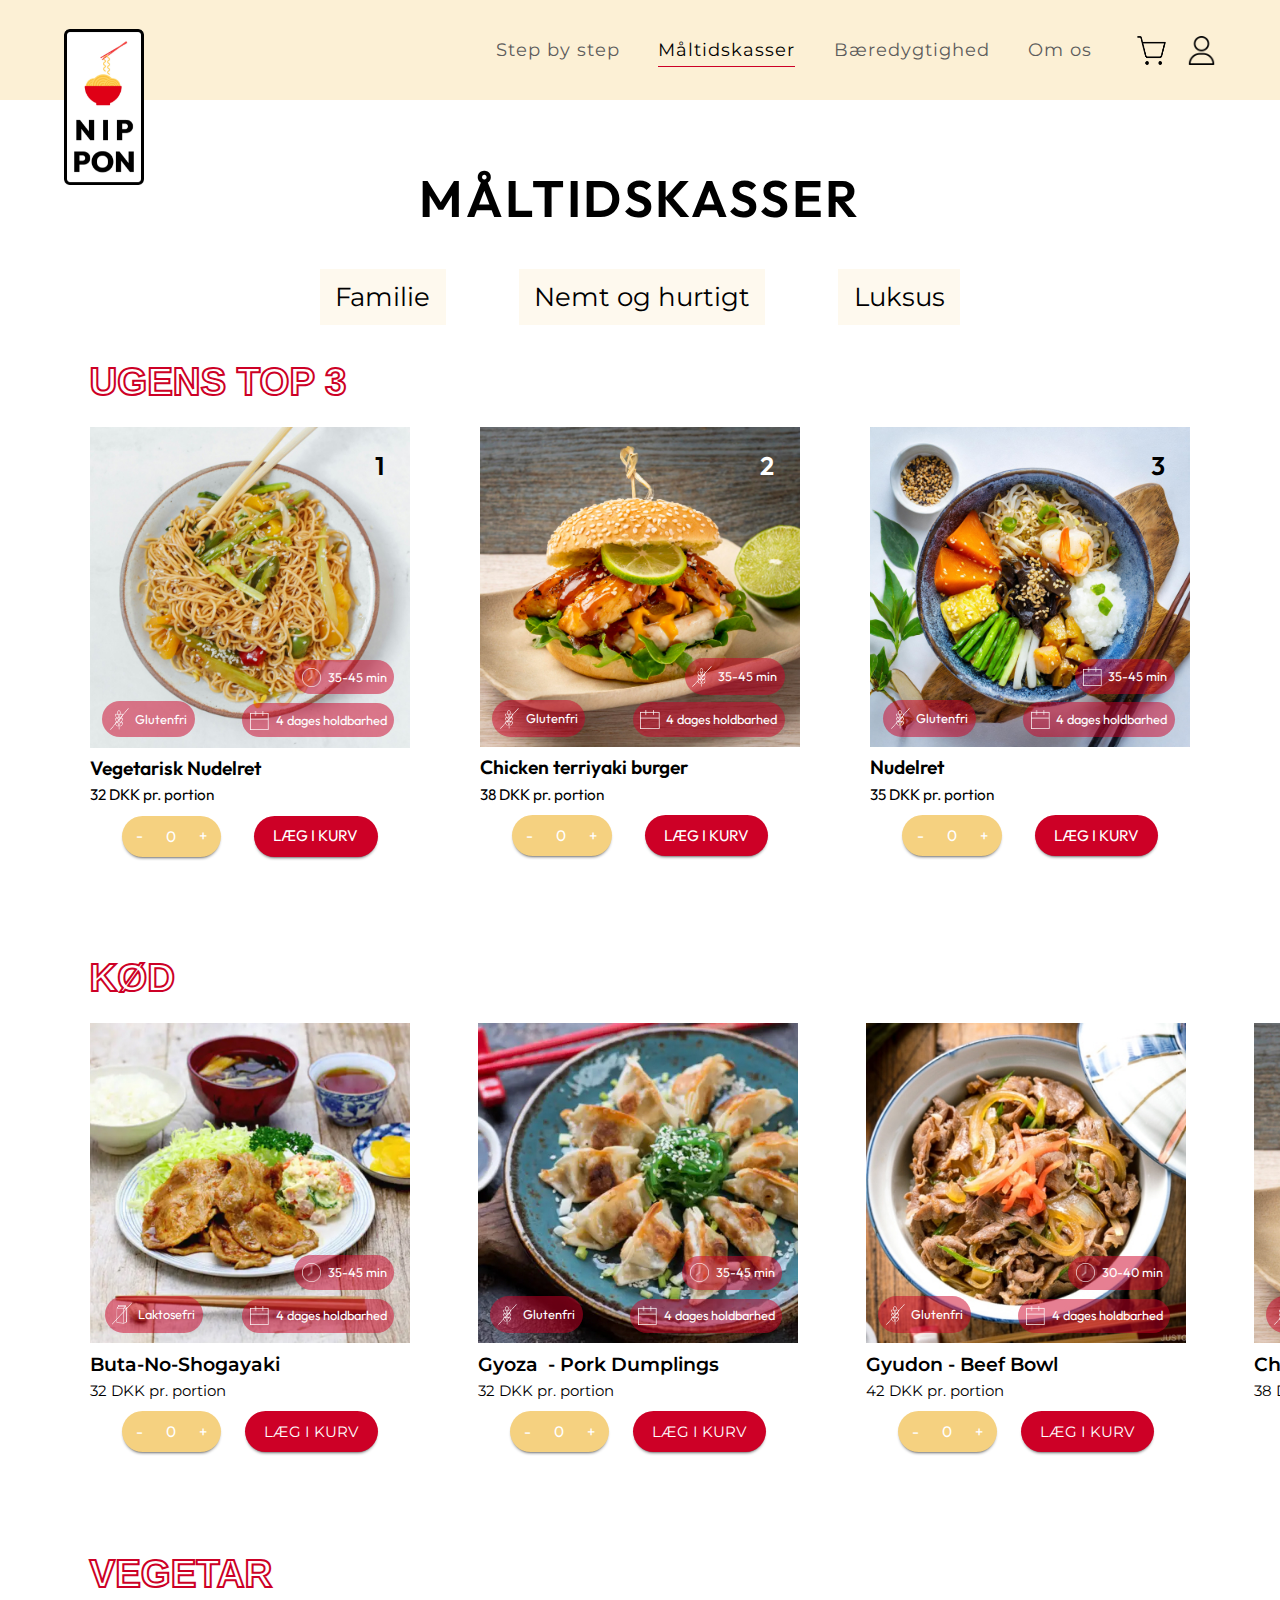
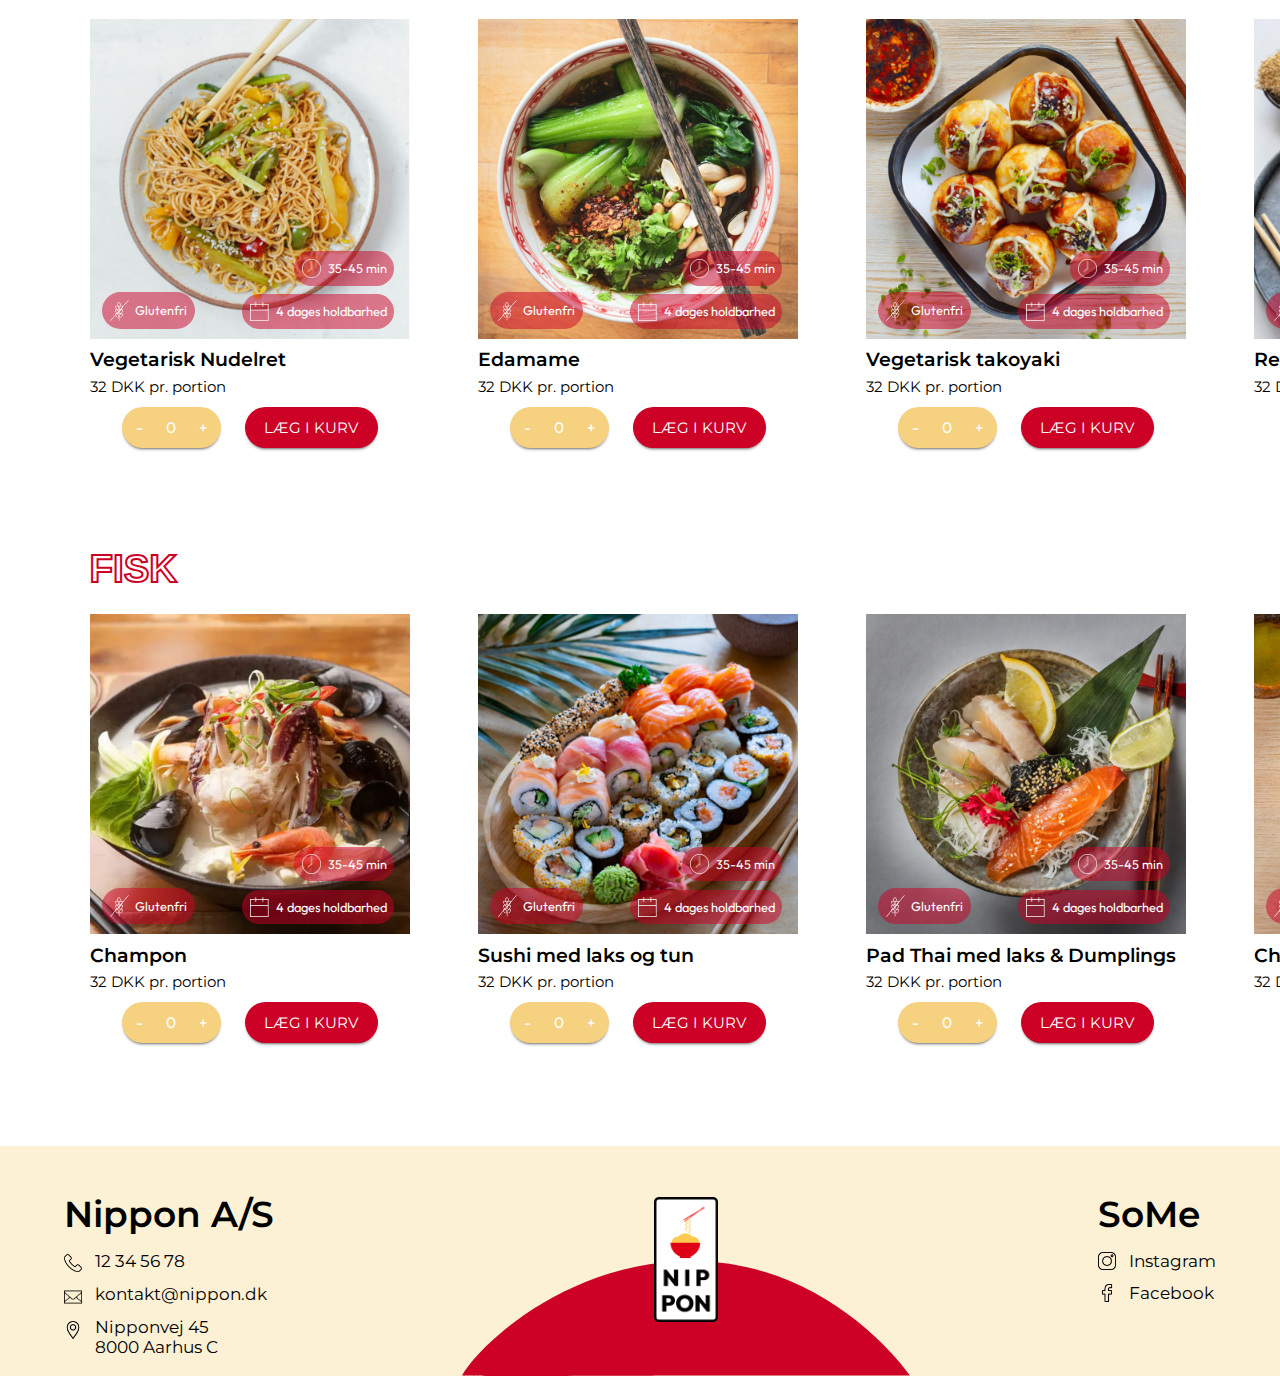
<file: undersider/måltidskasser.html>
<!DOCTYPE html>
<html lang="en">
<head>
    <meta charset="UTF-8">
    <meta name="viewport" content="width=device-width, initial-scale=1.0">

    <!--meta description-->
    <meta name="description" content="Opdag en verden af japanske måltidskasser på vores hjemmeside. Ugentlige top 3 retter inkluderer vegetariske nudelretter og kødfulde gyudon. Udforsk også lækre fiskeopskrifter som sushi med laks og tun. Find din perfekte måltidskasse i dag!">
    <!--meta description slut-->

    <link rel="stylesheet" href="/reset.css">
    <link rel="stylesheet" href="/style.css">
    <link href="https://fonts.googleapis.com/css2?family=Outfit:wght@300;400;600;800&family=Montserrat:wght@300;400;600;700&display=swap" rel="stylesheet">
    <script src="/script.js" defer></script>
    <link rel="icon" type="image/x-icon" href="/img/nav_icon.png">
    <title>Måltidskasser | Nippon</title>
</head>
<body>  

    <header>

        <div class="topmenu">
            <a href="/index.html"><img class="logo" src="/img/logo.png" alt="Billede af logo"></a>
            <div class="menu_links">
                <nav>
                    <ul>
                        <li><a href="/undersider/steps.html">Step by step</a></li>
                        <li><a id="active" href="/undersider/måltidskasser.html">Måltidskasser</a></li>
                        <li><a href="/undersider/404.html">Bæredygtighed</a></li>
                        <li><a href="/undersider/404.html">Om os</a></li>
                    </ul>
                </nav>
                <div class="ikoner">
                    <img id="cart" src="/img/cart.png" alt="kurv ikon">
                    <img id="cartWithItems" src="/img/cartWithItems.png" alt="kurv ikon">
                    <a href="/undersider/404.html"><img src="/img/profile.png" alt="profil ikon"></a>
                </div>
            </div>
        </div>

        <!--Når man trykker på kurven når der er noget i -->
        <div class="basketWindow">
            <img id="close_basket" src="/img/x_sort.png" alt="luk kurv knap">
            <h4>Din kurv</h4>

            <!--1. ting i kurven-->
            <div class="basket_items">
                <img src="/img/top3_1.jpg" alt="Nudelret">
                <div class="items_info">
                    <h6>Vegetarisk Nudelret</h6>
                    <div class="price_basket">
                        <p id="portion">Pr. portion:</p>
                        <p>32 kr</p>
                    </div>
                    <div class="counter counter_basket">
                        <span class="down down_basket" onClick='decreaseCount(event, this)'>-</span>
                        <input type="text" value="2">
                        <span class="up up_basket"  onClick='increaseCount(event, this)'>+</span>
                    </div>
                </div>
            </div>

            <!--2. ting i kurven-->
            <div class="basket_items">
                <img src="/img/luksus_ramen.jpg" alt="Nudelret">
                <div class="items_info">
                    <h6>Luksus Ramen</h6>
                    <div class="price_basket">
                        <p id="portion">Pr. portion:</p>
                        <p>40 kr</p>
                    </div>
                    <div class="counter counter_basket">
                        <span class="down down_basket" onClick='decreaseCount(event, this)'>-</span>
                        <input type="text" value="4">
                        <span class="up up_basket"  onClick='increaseCount(event, this)'>+</span>
                    </div>
                </div>
            </div>


            <div class="total">
                <h3>total</h3>
                <h3>224,00 kr.</h3>
            </div>

            <a class="button_cart" href="/undersider/kurv.html"><h5>til kassen</h5></a>

        </div>

        <img id="open_menu" src="/img/bm_sort.png" alt="menu knap">
        <img id="close_menu" src="/img/x_sort.png" alt="luk menu knap">

        <nav id="burger_menu">
            <ul>
                <li><a class="bm_links" href="/undersider/steps.html">Step by step</a></li>
                <li><a id="active_bm" href="/undersider/måltidskasser.html">Måltidskasser</a></li>
                <li><a class="bm_links" href="/undersider/404.html">Bæredygtighed</a></li>
                <li><a class="bm_links" href="/undersider/404.html">Om os</a></li>
            </ul>

            <div class="bm_ikoner">

                <h5>SoMe</h5>
                <div class="bm_some">
                    <a href=""><img src="/img/instagram.png" alt="telefon ikon"></a>
                    <a href=""><img src="/img/facebook.png" alt="mail ikon"></a>
                </div>

                <h5>Kontakt os</h5>
                <div class="bm_contact">
                    <a href=""><img src="/img/phone.png" alt="telefon ikon"></a>
                    <a href=""><img src="/img/mail.png" alt="mail ikon"></a>
                    <a href=""><img src="/img/location.png" alt="loakation ikon"></a>
                </div>
            </div>
        </nav>

    </header>

    <main>
        <h1 class="first_h1">måltidskasser</h1>

<!--kategori sektion-->
        <div class="container_choose_category">
            <a href="/undersider/familie.html"><div>Familie</div></a>
            <a href="/undersider/nemtoghurtigt.html"><div>Nemt og hurtigt</div></a>
            <a href="/undersider/luksus.html"><div>Luksus</div></a>
        </div>



<!--top 3 sektion-->
        <h2 id="phone">ugens top 3</h2>
        <div class="container_top3">
            <!--top3 1-->
            <div class="foodbox">
                <div class="foodbox_img_container">
                    <img src="/img/top3_1.jpg" alt="Billede af ugens bedste japanske ret">
                    <div class="foodbox_nr">1</div>
                    <div class="foodbox_iconbox_container">
                        <div id="foodbox_time">
                            <img src="/img/top3_ikon1.png" alt="">
                            <p>35-45 min</p>
                        </div>
                        <div id="foodbox_gluten">
                            <img src="/img/top3_ikon2.png" alt="">
                            <p>Glutenfri</p>
                        </div>
                        <div>
                            <img src="/img/top3_ikon3.png" alt="">
                            <p>4 dages holdbarhed</p>
                        </div>
                    </div>
                </div>
                <h4>Vegetarisk Nudelret</h4>
                <p>32 DKK pr. portion</p>
                <div class="foodbox_buttons_container">
                    <div class="counter">
                        <span class="down" onClick='decreaseCount(event, this)'>-</span>
                        <input type="text" value="0">
                        <span class="up"  onClick='increaseCount(event, this)'>+</span>
                    </div>
                    <div class="foodbox_addToBasket">læg i kurv</div>
                </div>
            </div>

            <!--top3 2-->
            <div class="top3_box">
                <div class="foodbox_img_container">
                    <img src="/img/top3_2.jpg" alt="Billede af ugens bedste japanske ret">
                    <div class="foodbox_nr"><span id="top3_nr2">2</span></div>
                    <div class="foodbox_iconbox_container">
                        <div id="foodbox_time">
                            <img src="/img/top3_ikon2.png" alt="">
                            <p>35-45 min</p>
                        </div>
                        <div id="foodbox_gluten">
                            <img src="/img/top3_ikon2.png" alt="">
                            <p>Glutenfri</p>
                        </div>
                        <div>
                            <img src="/img/top3_ikon3.png" alt="">
                            <p>4 dages holdbarhed</p>
                        </div>
                    </div>
                </div>
                <h4>Chicken terriyaki burger</h4>
                <p>38 DKK pr. portion</p>
                <div class="foodbox_buttons_container">
                    <div class="counter">
                        <span class="down" onClick='decreaseCount(event, this)'>-</span>
                        <input type="text" value="0">
                        <span class="up"  onClick='increaseCount(event, this)'>+</span>
                    </div>
                    <div class="foodbox_addToBasket">læg i kurv</div>
                </div>
            </div>

            <!--top3 3-->
            <div class="top3_box">
                <div class="foodbox_img_container">
                    <img src="/img/top3_3.jpg" alt="Billede af ugens bedste japanske ret">
                    <div class="foodbox_nr">3</div>
                    <div class="foodbox_iconbox_container">
                        <div id="foodbox_time">
                            <img src="/img/top3_ikon3.png" alt="">
                            <p>35-45 min</p>
                        </div>
                        <div id="foodbox_gluten">
                            <img src="/img/top3_ikon2.png" alt="">
                            <p>Glutenfri</p>
                        </div>
                        <div>
                            <img src="/img/top3_ikon3.png" alt="">
                            <p>4 dages holdbarhed</p>
                        </div>
                    </div>
                </div>
                <h4>Nudelret</h4>
                <p>35 DKK pr. portion</p>
                <div class="foodbox_buttons_container">
                    <div class="counter">
                        <span class="down" onClick='decreaseCount(event, this)'>-</span>
                        <input type="text" value="0">
                        <span class="up"  onClick='increaseCount(event, this)'>+</span>
                    </div>
                    <div class="foodbox_addToBasket">læg i kurv</div>
                </div>
            </div>
        </div>



<!--kød sektion-->
        <h2>kød</h2>

        <div class="food_scrollbar">
            <!--1-->
            <div class="foodbox_scroll">
                <div class="foodbox_img_container">
                    <img src="/img/kød_1.jpg" alt="Billede af ugens bedste japanske ret">
                    <div class="foodbox_iconbox_container">
                        <div id="foodbox_time">
                            <img src="/img/top3_ikon1.png" alt="">
                            <p>35-45 min</p>
                        </div>
                        <div id="foodbox_laktosefri">
                            <img src="/img/top3_ikonLaktosefri.png" alt="">
                            <p>Laktosefri</p>
                        </div>
                        <div>
                            <img src="/img/top3_ikon3.png" alt="">
                            <p>4 dages holdbarhed</p>
                        </div>
                    </div>
                </div>
                <h4>Buta-No-Shogayaki</h4>
                <p>32 DKK pr. portion</p>
                <div class="foodbox_buttons_container">
                    <div class="counter">
                        <span class="down" onClick='decreaseCount(event, this)'>-</span>
                        <input type="text" value="0">
                        <span class="up"  onClick='increaseCount(event, this)'>+</span>
                    </div>
                    <div class="foodbox_addToBasket">læg i kurv</div>
                </div>
            </div>

            <!--2-->            
            <div class="foodbox_scroll">
                <div class="foodbox_img_container">
                    <img src="/img/kød_2.jpg" alt="Billede af ugens bedste japanske ret">
                    <div class="foodbox_iconbox_container">
                        <div id="foodbox_time">
                            <img src="/img/top3_ikon1.png" alt="">
                            <p>35-45 min</p>
                        </div>
                        <div id="foodbox_gluten">
                            <img src="/img/top3_ikon2.png" alt="">
                            <p>Glutenfri</p>
                        </div>
                        <div>
                            <img src="/img/top3_ikon3.png" alt="">
                            <p>4 dages holdbarhed</p>
                        </div>
                    </div>
                </div>
                <h4>Gyoza  - Pork Dumplings</h4>
                <p>32 DKK pr. portion</p>
                <div class="foodbox_buttons_container">
                    <div class="counter">
                        <span class="down" onClick='decreaseCount(event, this)'>-</span>
                        <input type="text" value="0">
                        <span class="up"  onClick='increaseCount(event, this)'>+</span>
                    </div>
                    <div class="foodbox_addToBasket">læg i kurv</div>
                </div>
            </div>

            <!--3-->            
            <div class="foodbox_scroll">
                <div class="foodbox_img_container">
                    <img src="/img/kød_3.jpg" alt="Billede af ugens bedste japanske ret">
                    <div class="foodbox_iconbox_container">
                        <div id="foodbox_time">
                            <img src="/img/top3_ikon1.png" alt="">
                            <p>30-40 min</p>
                        </div>
                        <div id="foodbox_gluten">
                            <img src="/img/top3_ikon2.png" alt="">
                            <p>Glutenfri</p>
                        </div>
                        <div>
                            <img src="/img/top3_ikon3.png" alt="">
                            <p>4 dages holdbarhed</p>
                        </div>
                    </div>
                </div>
                <h4>Gyudon - Beef Bowl</h4>
                <p>42 DKK pr. portion</p>
                <div class="foodbox_buttons_container">
                    <div class="counter">
                        <span class="down" onClick='decreaseCount(event, this)'>-</span>
                        <input type="text" value="0">
                        <span class="up"  onClick='increaseCount(event, this)'>+</span>
                    </div>
                    <div class="foodbox_addToBasket">læg i kurv</div>
                </div>
            </div>

            <!--4-->            
            <div class="foodbox_scroll">
                <div class="foodbox_img_container">
                    <img src="/img/kød_4.jpg" alt="Billede af ugens bedste japanske ret">
                    <div class="foodbox_iconbox_container">
                        <div id="foodbox_time">
                            <img src="/img/top3_ikon1.png" alt="">
                            <p>25-35 min</p>
                        </div>
                        <div id="foodbox_gluten">
                            <img src="/img/top3_ikon2.png" alt="">
                            <p>Glutenfri</p>
                        </div>
                        <div>
                            <img src="/img/top3_ikon3.png" alt="">
                            <p>4 dages holdbarhed</p>
                        </div>
                    </div>
                </div>
                <h4>Chicken teriyaki burger</h4>
                <p>38 DKK pr. portion</p>
                <div class="foodbox_buttons_container">
                    <div class="counter">
                        <span class="down" onClick='decreaseCount(event, this)'>-</span>
                        <input type="text" value="0">
                        <span class="up"  onClick='increaseCount(event, this)'>+</span>
                    </div>
                    <div class="foodbox_addToBasket">læg i kurv</div>
                </div>
            </div>

            <!--5-->            
            <div class="foodbox_scroll">
                <div class="foodbox_img_container">
                    <img src="/img/kød_5.jpg" alt="Billede af ugens bedste japanske ret">
                    <div class="foodbox_iconbox_container">
                        <div id="foodbox_time">
                            <img src="/img/top3_ikon1.png" alt="">
                            <p>35-45 min</p>
                        </div>
                        <div id="foodbox_gluten">
                            <img src="/img/top3_ikon2.png" alt="">
                            <p>Glutenfri</p>
                        </div>
                        <div>
                            <img src="/img/top3_ikon3.png" alt="">
                            <p>4 dages holdbarhed</p>
                        </div>
                    </div>
                </div>
                <h4>Ret 5</h4>
                <p>32 DKK pr. portion</p>
                <div class="foodbox_buttons_container">
                    <div class="counter">
                        <span class="down" onClick='decreaseCount(event, this)'>-</span>
                        <input type="text" value="0">
                        <span class="up"  onClick='increaseCount(event, this)'>+</span>
                    </div>
                    <div class="foodbox_addToBasket">læg i kurv</div>
                </div>
            </div>

            <!--6-->            
            <div class="foodbox_scroll">
                <div class="foodbox_img_container">
                    <img src="/img/kød_6.jpg" alt="Billede af ugens bedste japanske ret">
                    <div class="foodbox_iconbox_container">
                        <div id="foodbox_time">
                            <img src="/img/top3_ikon1.png" alt="">
                            <p>35-45 min</p>
                        </div>
                        <div id="foodbox_gluten">
                            <img src="/img/top3_ikon2.png" alt="">
                            <p>Glutenfri</p>
                        </div>
                        <div>
                            <img src="/img/top3_ikon3.png" alt="">
                            <p>4 dages holdbarhed</p>
                        </div>
                    </div>
                </div>
                <h4>Ret 6</h4>
                <p>32 DKK pr. portion</p>
                <div class="foodbox_buttons_container">
                    <div class="counter">
                        <span class="down" onClick='decreaseCount(event, this)'>-</span>
                        <input type="text" value="0">
                        <span class="up"  onClick='increaseCount(event, this)'>+</span>
                    </div>
                    <div class="foodbox_addToBasket">læg i kurv</div>
                </div>
            </div>

            <!--7-->            
            <div class="foodbox_scroll">
                <div class="foodbox_img_container">
                    <img src="/img/kød_7.jpg" alt="Billede af ugens bedste japanske ret">
                    <div class="foodbox_iconbox_container">
                        <div id="foodbox_time">
                            <img src="/img/top3_ikon1.png" alt="">
                            <p>35-45 min</p>
                        </div>
                        <div id="foodbox_gluten">
                            <img src="/img/top3_ikon2.png" alt="">
                            <p>Glutenfri</p>
                        </div>
                        <div>
                            <img src="/img/top3_ikon3.png" alt="">
                            <p>4 dages holdbarhed</p>
                        </div>
                    </div>
                </div>
                <h4>Ret 7</h4>
                <p>32 DKK pr. portion</p>
                <div class="foodbox_buttons_container">
                    <div class="counter">
                        <span class="down" onClick='decreaseCount(event, this)'>-</span>
                        <input type="text" value="0">
                        <span class="up"  onClick='increaseCount(event, this)'>+</span>
                    </div>
                    <div class="foodbox_addToBasket">læg i kurv</div>
                </div>
            </div>
        </div>



<!--Vegetar sektion-->
        <h2>Vegetar</h2>

        <div class="food_scrollbar">
            <!--1-->
            <div class="foodbox_scroll">
                <div class="foodbox_img_container">
                    <img src="/img/vegetar_1.jpg" alt="Billede af ugens bedste japanske ret">
                    <div class="foodbox_iconbox_container">
                        <div id="foodbox_time">
                            <img src="/img/top3_ikon1.png" alt="">
                            <p>35-45 min</p>
                        </div>
                        <div id="foodbox_gluten">
                            <img src="/img/top3_ikon2.png" alt="">
                            <p>Glutenfri</p>
                        </div>
                        <div>
                            <img src="/img/top3_ikon3.png" alt="">
                            <p>4 dages holdbarhed</p>
                        </div>
                    </div>
                </div>
                <h4>Vegetarisk Nudelret</h4>
                <p>32 DKK pr. portion</p>
                <div class="foodbox_buttons_container">
                    <div class="counter">
                        <span class="down" onClick='decreaseCount(event, this)'>-</span>
                        <input type="text" value="0">
                        <span class="up"  onClick='increaseCount(event, this)'>+</span>
                    </div>
                    <div class="foodbox_addToBasket">læg i kurv</div>
                </div>
            </div>

            <!--2-->
            <div class="foodbox_scroll">
                <div class="foodbox_img_container">
                    <img src="/img/vegetar_2.jpg" alt="Billede af ugens bedste japanske ret">
                    <div class="foodbox_iconbox_container">
                        <div id="foodbox_time">
                            <img src="/img/top3_ikon1.png" alt="">
                            <p>35-45 min</p>
                        </div>
                        <div id="foodbox_gluten">
                            <img src="/img/top3_ikon2.png" alt="">
                            <p>Glutenfri</p>
                        </div>
                        <div>
                            <img src="/img/top3_ikon3.png" alt="">
                            <p>4 dages holdbarhed</p>
                        </div>
                    </div>
                </div>
                <h4>Edamame</h4>
                <p>32 DKK pr. portion</p>
                <div class="foodbox_buttons_container">
                    <div class="counter">
                        <span class="down" onClick='decreaseCount(event, this)'>-</span>
                        <input type="text" value="0">
                        <span class="up"  onClick='increaseCount(event, this)'>+</span>
                    </div>
                    <div class="foodbox_addToBasket">læg i kurv</div>
                </div>
            </div>

            <!--3-->
            <div class="foodbox_scroll">
                <div class="foodbox_img_container">
                    <img src="/img/vegetar_3.jpg" alt="Billede af ugens bedste japanske ret">
                    <div class="foodbox_iconbox_container">
                        <div id="foodbox_time">
                            <img src="/img/top3_ikon1.png" alt="">
                            <p>35-45 min</p>
                        </div>
                        <div id="foodbox_gluten">
                            <img src="/img/top3_ikon2.png" alt="">
                            <p>Glutenfri</p>
                        </div>
                        <div>
                            <img src="/img/top3_ikon3.png" alt="">
                            <p>4 dages holdbarhed</p>
                        </div>
                    </div>
                </div>
                <h4>Vegetarisk takoyaki</h4>
                <p>32 DKK pr. portion</p>
                <div class="foodbox_buttons_container">
                    <div class="counter">
                        <span class="down" onClick='decreaseCount(event, this)'>-</span>
                        <input type="text" value="0">
                        <span class="up"  onClick='increaseCount(event, this)'>+</span>
                    </div>
                    <div class="foodbox_addToBasket">læg i kurv</div>
                </div>
            </div>

            <!--4-->
            <div class="foodbox_scroll">
                <div class="foodbox_img_container">
                    <img src="/img/vegetar_4.jpg" alt="Billede af ugens bedste japanske ret">
                    <div class="foodbox_iconbox_container">
                        <div id="foodbox_time">
                            <img src="/img/top3_ikon1.png" alt="">
                            <p>35-45 min</p>
                        </div>
                        <div id="foodbox_gluten">
                            <img src="/img/top3_ikon2.png" alt="">
                            <p>Glutenfri</p>
                        </div>
                        <div>
                            <img src="/img/top3_ikon3.png" alt="">
                            <p>4 dages holdbarhed</p>
                        </div>
                    </div>
                </div>
                <h4>Ret 4</h4>
                <p>32 DKK pr. portion</p>
                <div class="foodbox_buttons_container">
                    <div class="counter">
                        <span class="down" onClick='decreaseCount(event, this)'>-</span>
                        <input type="text" value="0">
                        <span class="up"  onClick='increaseCount(event, this)'>+</span>
                    </div>
                    <div class="foodbox_addToBasket">læg i kurv</div>
                </div>
            </div>

            <!--5-->
            <div class="foodbox_scroll">
                <div class="foodbox_img_container">
                    <img src="/img/vegetar_5.jpg" alt="Billede af ugens bedste japanske ret">
                    <div class="foodbox_iconbox_container">
                        <div id="foodbox_time">
                            <img src="/img/top3_ikon1.png" alt="">
                            <p>35-45 min</p>
                        </div>
                        <div id="foodbox_gluten">
                            <img src="/img/top3_ikon2.png" alt="">
                            <p>Glutenfri</p>
                        </div>
                        <div>
                            <img src="/img/top3_ikon3.png" alt="">
                            <p>4 dages holdbarhed</p>
                        </div>
                    </div>
                </div>
                <h4>Ret 5</h4>
                <p>32 DKK pr. portion</p>
                <div class="foodbox_buttons_container">
                    <div class="counter">
                        <span class="down" onClick='decreaseCount(event, this)'>-</span>
                        <input type="text" value="0">
                        <span class="up"  onClick='increaseCount(event, this)'>+</span>
                    </div>
                    <div class="foodbox_addToBasket">læg i kurv</div>
                </div>
            </div>

            <!--6-->
            <div class="foodbox_scroll">
                <div class="foodbox_img_container">
                    <img src="/img/vegetar_6.jpg" alt="Billede af ugens bedste japanske ret">
                    <div class="foodbox_iconbox_container">
                        <div id="foodbox_time">
                            <img src="/img/top3_ikon1.png" alt="">
                            <p>35-45 min</p>
                        </div>
                        <div id="foodbox_gluten">
                            <img src="/img/top3_ikon2.png" alt="">
                            <p>Glutenfri</p>
                        </div>
                        <div>
                            <img src="/img/top3_ikon3.png" alt="">
                            <p>4 dages holdbarhed</p>
                        </div>
                    </div>
                </div>
                <h4>Ret 6</h4>
                <p>32 DKK pr. portion</p>
                <div class="foodbox_buttons_container">
                    <div class="counter">
                        <span class="down" onClick='decreaseCount(event, this)'>-</span>
                        <input type="text" value="0">
                        <span class="up"  onClick='increaseCount(event, this)'>+</span>
                    </div>
                    <div class="foodbox_addToBasket">læg i kurv</div>
                </div>
            </div>

            <!--7-->
            <div class="foodbox_scroll">
                <div class="foodbox_img_container">
                    <img src="/img/vegetar_7.jpg" alt="Billede af ugens bedste japanske ret">
                    <div class="foodbox_iconbox_container">
                        <div id="foodbox_time">
                            <img src="/img/top3_ikon1.png" alt="">
                            <p>35-45 min</p>
                        </div>
                        <div id="foodbox_gluten">
                            <img src="/img/top3_ikon2.png" alt="">
                            <p>Glutenfri</p>
                        </div>
                        <div>
                            <img src="/img/top3_ikon3.png" alt="">
                            <p>4 dages holdbarhed</p>
                        </div>
                    </div>
                </div>
                <h4>Ret 7</h4>
                <p>32 DKK pr. portion</p>
                <div class="foodbox_buttons_container">
                    <div class="counter">
                        <span class="down" onClick='decreaseCount(event, this)'>-</span>
                        <input type="text" value="0">
                        <span class="up"  onClick='increaseCount(event, this)'>+</span>
                    </div>
                    <div class="foodbox_addToBasket">læg i kurv</div>
                </div>
            </div>            

        </div>



 <!--Fisk sektion-->
        <!--Vegetar sektion-->
        <h2>fisk</h2>

        <div class="food_scrollbar">
            <!--1-->
            <div class="foodbox_scroll">
                <div class="foodbox_img_container">
                    <img src="/img/fisk_1.jpg" alt="Billede af ugens bedste japanske ret">
                    <div class="foodbox_iconbox_container">
                        <div id="foodbox_time">
                            <img src="/img/top3_ikon1.png" alt="">
                            <p>35-45 min</p>
                        </div>
                        <div id="foodbox_gluten">
                            <img src="/img/top3_ikon2.png" alt="">
                            <p>Glutenfri</p>
                        </div>
                        <div>
                            <img src="/img/top3_ikon3.png" alt="">
                            <p>4 dages holdbarhed</p>
                        </div>
                    </div>
                </div>
                <h4>Champon</h4>
                <p>32 DKK pr. portion</p>
                <div class="foodbox_buttons_container">
                    <div class="counter">
                        <span class="down" onClick='decreaseCount(event, this)'>-</span>
                        <input type="text" value="0">
                        <span class="up"  onClick='increaseCount(event, this)'>+</span>
                    </div>
                    <div class="foodbox_addToBasket">læg i kurv</div>
                </div>
            </div>
            
            <!--2-->
            <div class="foodbox_scroll">
                <div class="foodbox_img_container">
                    <img src="/img/fisk_2.jpg" alt="Billede af ugens bedste japanske ret">
                    <div class="foodbox_iconbox_container">
                        <div id="foodbox_time">
                            <img src="/img/top3_ikon1.png" alt="">
                            <p>35-45 min</p>
                        </div>
                        <div id="foodbox_gluten">
                            <img src="/img/top3_ikon2.png" alt="">
                            <p>Glutenfri</p>
                        </div>
                        <div>
                            <img src="/img/top3_ikon3.png" alt="">
                            <p>4 dages holdbarhed</p>
                        </div>
                    </div>
                </div>
                <h4>Sushi med laks og tun</h4>
                <p>32 DKK pr. portion</p>
                <div class="foodbox_buttons_container">
                    <div class="counter">
                        <span class="down" onClick='decreaseCount(event, this)'>-</span>
                        <input type="text" value="0">
                        <span class="up"  onClick='increaseCount(event, this)'>+</span>
                    </div>
                    <div class="foodbox_addToBasket">læg i kurv</div>
                </div>
            </div>
            
            <!--3-->
            <div class="foodbox_scroll">
                <div class="foodbox_img_container">
                    <img src="/img/fisk_3.jpg" alt="Billede af ugens bedste japanske ret">
                    <div class="foodbox_iconbox_container">
                        <div id="foodbox_time">
                            <img src="/img/top3_ikon1.png" alt="">
                            <p>35-45 min</p>
                        </div>
                        <div id="foodbox_gluten">
                            <img src="/img/top3_ikon2.png" alt="">
                            <p>Glutenfri</p>
                        </div>
                        <div>
                            <img src="/img/top3_ikon3.png" alt="">
                            <p>4 dages holdbarhed</p>
                        </div>
                    </div>
                </div>
                <h4>Pad Thai med laks & Dumplings</h4>
                <p>32 DKK pr. portion</p>
                <div class="foodbox_buttons_container">
                    <div class="counter">
                        <span class="down" onClick='decreaseCount(event, this)'>-</span>
                        <input type="text" value="0">
                        <span class="up"  onClick='increaseCount(event, this)'>+</span>
                    </div>
                    <div class="foodbox_addToBasket">læg i kurv</div>
                </div>
            </div>
            
            <!--4-->
            <div class="foodbox_scroll">
                <div class="foodbox_img_container">
                    <img src="/img/fisk_4.jpg" alt="Billede af ugens bedste japanske ret">
                    <div class="foodbox_iconbox_container">
                        <div id="foodbox_time">
                            <img src="/img/top3_ikon1.png" alt="">
                            <p>35-45 min</p>
                        </div>
                        <div id="foodbox_gluten">
                            <img src="/img/top3_ikon2.png" alt="">
                            <p>Glutenfri</p>
                        </div>
                        <div>
                            <img src="/img/top3_ikon3.png" alt="">
                            <p>4 dages holdbarhed</p>
                        </div>
                    </div>
                </div>
                <h4>Chirashi sushi bowl med laks</h4>
                <p>32 DKK pr. portion</p>
                <div class="foodbox_buttons_container">
                    <div class="counter">
                        <span class="down" onClick='decreaseCount(event, this)'>-</span>
                        <input type="text" value="0">
                        <span class="up"  onClick='increaseCount(event, this)'>+</span>
                    </div>
                    <div class="foodbox_addToBasket">læg i kurv</div>
                </div>
            </div>
            
            <!--5-->
            <div class="foodbox_scroll">
                <div class="foodbox_img_container">
                    <img src="/img/fisk_5.jpg" alt="Billede af ugens bedste japanske ret">
                    <div class="foodbox_iconbox_container">
                        <div id="foodbox_time">
                            <img src="/img/top3_ikon1.png" alt="">
                            <p>35-45 min</p>
                        </div>
                        <div id="foodbox_gluten">
                            <img src="/img/top3_ikon2.png" alt="">
                            <p>Glutenfri</p>
                        </div>
                        <div>
                            <img src="/img/top3_ikon3.png" alt="">
                            <p>4 dages holdbarhed</p>
                        </div>
                    </div>
                </div>
                <h4>Ret 5</h4>
                <p>32 DKK pr. portion</p>
                <div class="foodbox_buttons_container">
                    <div class="counter">
                        <span class="down" onClick='decreaseCount(event, this)'>-</span>
                        <input type="text" value="0">
                        <span class="up"  onClick='increaseCount(event, this)'>+</span>
                    </div>
                    <div class="foodbox_addToBasket">læg i kurv</div>
                </div>
            </div>
            
            <!--6-->
            <div class="foodbox_scroll">
                <div class="foodbox_img_container">
                    <img src="/img/fisk_6.jpg" alt="Billede af ugens bedste japanske ret">
                    <div class="foodbox_iconbox_container">
                        <div id="foodbox_time">
                            <img src="/img/top3_ikon1.png" alt="">
                            <p>35-45 min</p>
                        </div>
                        <div id="foodbox_gluten">
                            <img src="/img/top3_ikon2.png" alt="">
                            <p>Glutenfri</p>
                        </div>
                        <div>
                            <img src="/img/top3_ikon3.png" alt="">
                            <p>4 dages holdbarhed</p>
                        </div>
                    </div>
                </div>
                <h4>Ret 6</h4>
                <p>32 DKK pr. portion</p>
                <div class="foodbox_buttons_container">
                    <div class="counter">
                        <span class="down" onClick='decreaseCount(event, this)'>-</span>
                        <input type="text" value="0">
                        <span class="up"  onClick='increaseCount(event, this)'>+</span>
                    </div>
                    <div class="foodbox_addToBasket">læg i kurv</div>
                </div>
            </div>
            
            <!--7-->
            <div class="foodbox_scroll">
                <div class="foodbox_img_container">
                    <img src="/img/fisk_7.jpg" alt="Billede af ugens bedste japanske ret">
                    <div class="foodbox_iconbox_container">
                        <div id="foodbox_time">
                            <img src="/img/top3_ikon1.png" alt="">
                            <p>35-45 min</p>
                        </div>
                        <div id="foodbox_gluten">
                            <img src="/img/top3_ikon2.png" alt="">
                            <p>Glutenfri</p>
                        </div>
                        <div>
                            <img src="/img/top3_ikon3.png" alt="">
                            <p>4 dages holdbarhed</p>
                        </div>
                    </div>
                </div>
                <h4>Ret 7</h4>
                <p>32 DKK pr. portion</p>
                <div class="foodbox_buttons_container">
                    <div class="counter">
                        <span class="down" onClick='decreaseCount(event, this)'>-</span>
                        <input type="text" value="0">
                        <span class="up"  onClick='increaseCount(event, this)'>+</span>
                    </div>
                    <div class="foodbox_addToBasket">læg i kurv</div>
                </div>
            </div>
            

        </div>






    </main>

    <footer>
        <div>
            <h3>Nippon A/S</h3>

            <a target="_blank" href="tel:12345678"><div class="footer_content">
                <img class="contact_ikoner" src="/img/phone.png" alt="telefon ikon">
                <p>12 34 56 78</p>
            </div></a>

            <a target="_blank" href="mailto:kontakt@nippon.dk"><div class="footer_content">
                <img class="contact_ikoner" src="/img/mail.png" alt="mail ikon">
                <p>kontakt@nippon.dk</p>
            </div></a>

            <a target="_blank" href="https://www.google.com/maps/place/Aarhus/@56.1781721,10.0995741,12z/data=!3m1!4b1!4m6!3m5!1s0x464c4cb15397788b:0x8c4dd7d9912ea2af!8m2!3d56.162939!4d10.203921!16zL20vMGx6cA?entry=ttu"><div class="footer_content">
                <img class="contact_ikoner" src="/img/location.png" alt="Lokation ikon">
                <p>Nipponvej 45 
                    <br>8000 Aarhus C</p>
            </div></a>

        </div>

        <div class="footer_center_content">
            <img src="/img/rising_sun.svg" alt="Halv cirkel">
            <div class="footer_logo"><a href="/index.html"><img src="/img/logo.png" alt="Nippon logo"></a></div>
          </div>
    
        <div>
            <h3>SoMe</h3>

            <a target="_blank" href="https://www.instagram.com/"><div class="footer_content">
                <img class="some_ikoner" src="/img/instagram.png" alt="instagram ikon">
                <p>Instagram</p>
            </div></a>

            <a target="_blank" href="https://www.facebook.com/"><div class="footer_content">
                <img class="some_ikoner" src="/img/facebook.png" alt="facebook ikon">
                <p>Facebook</p>
            </div></a>

        </div>

    </footer>
</body>
</html>
</file>
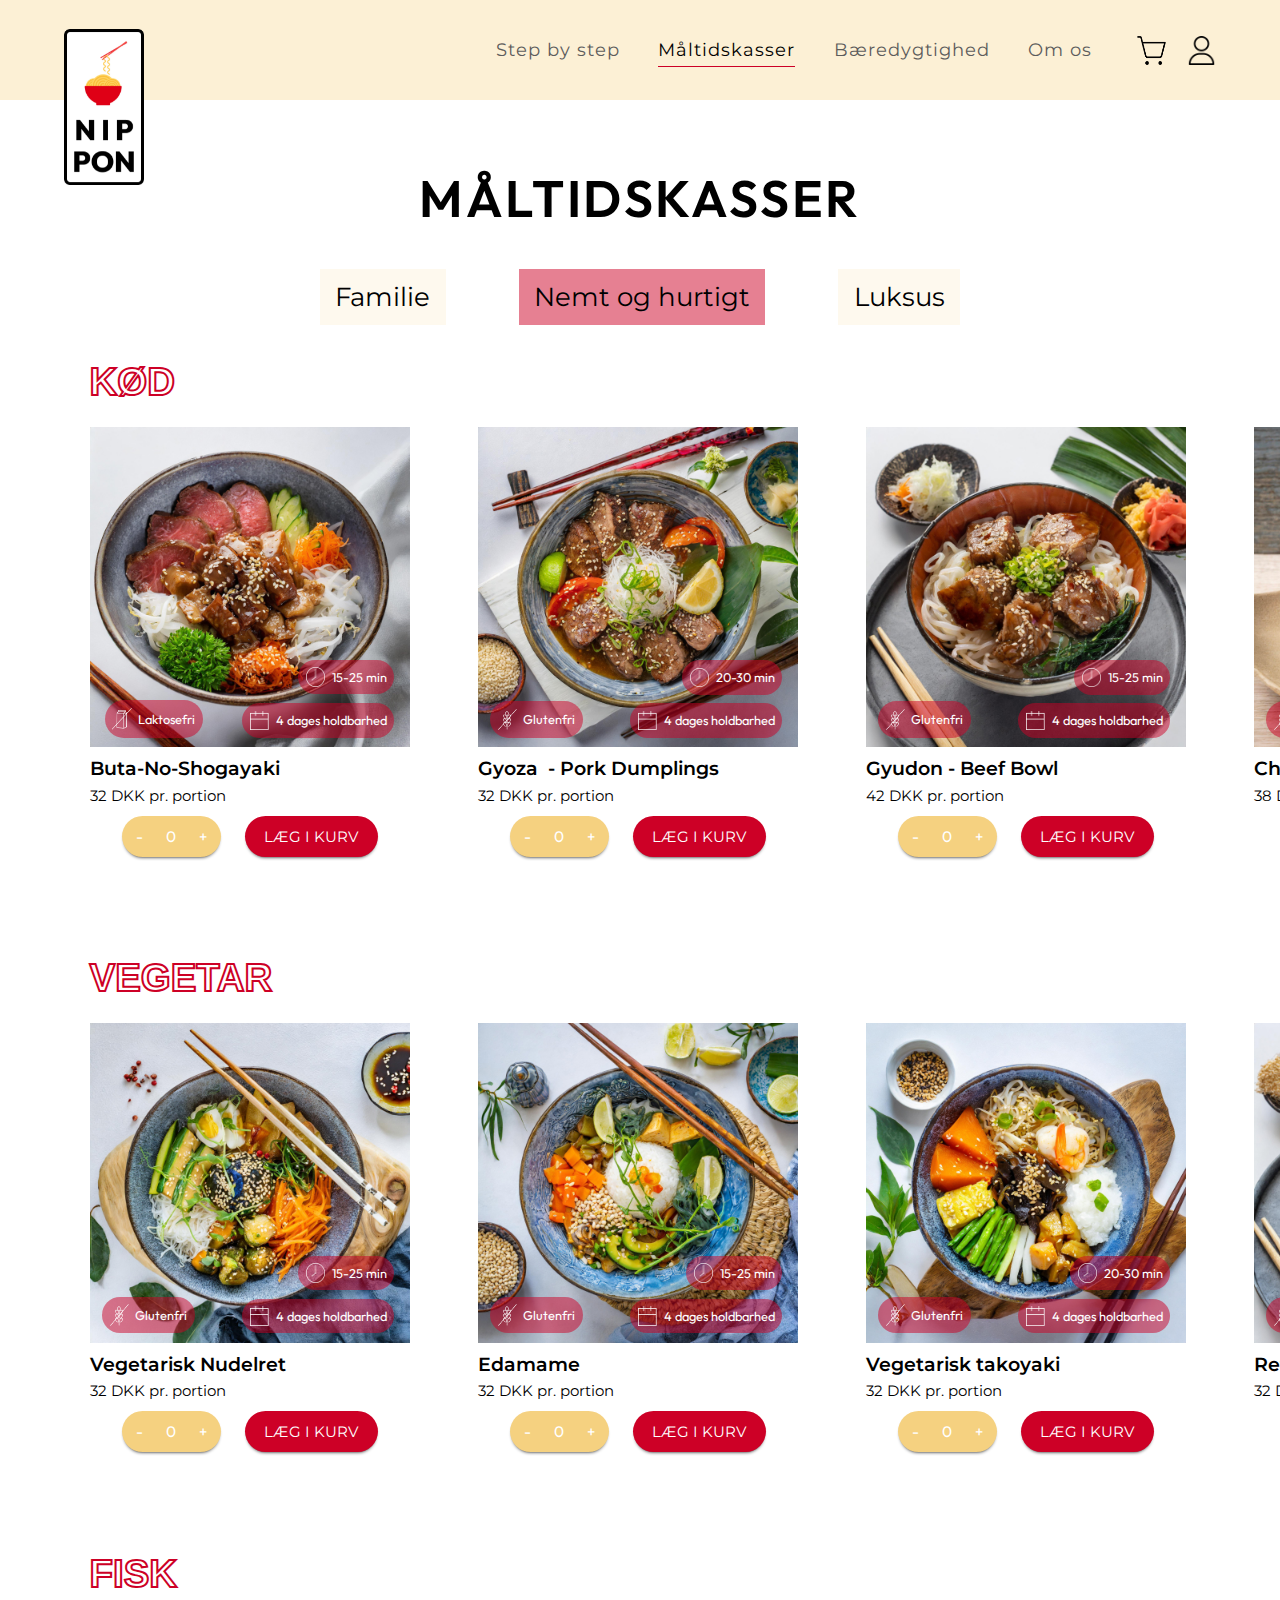
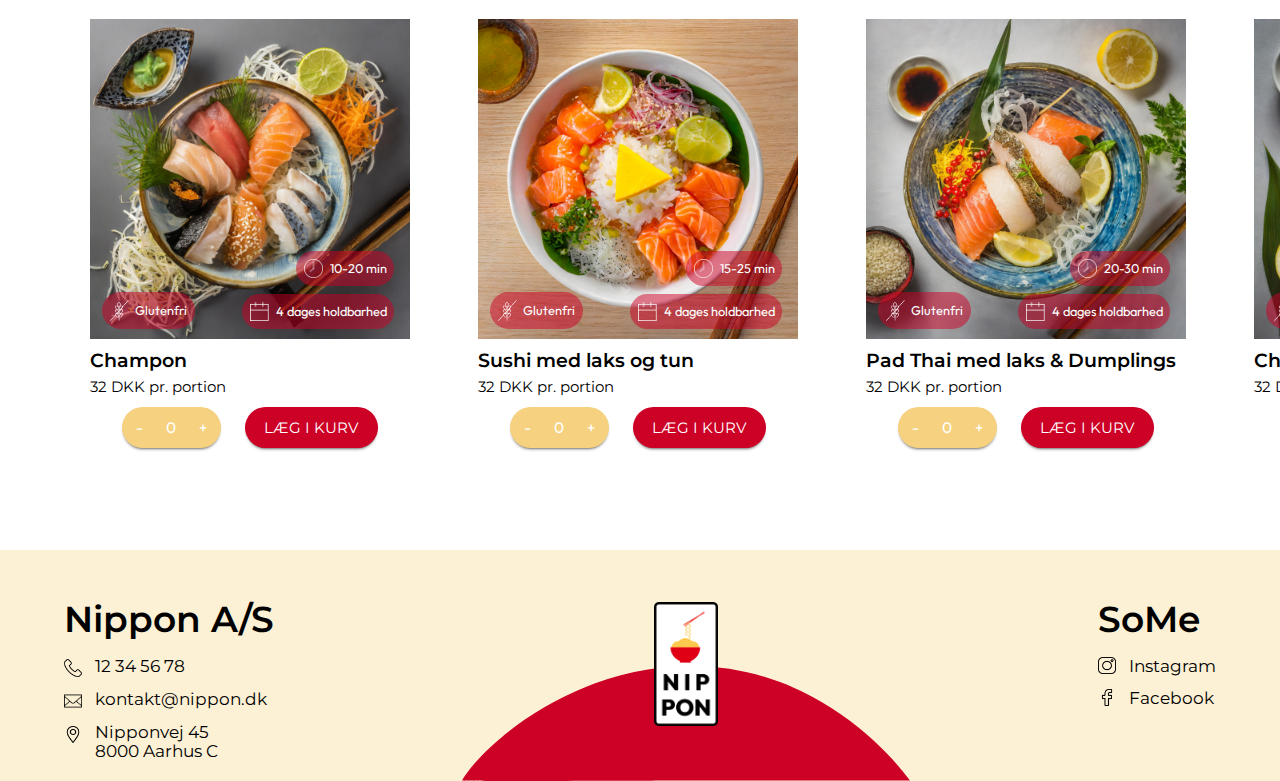
<file: undersider/nemtoghurtigt.html>
<!DOCTYPE html>
<html lang="en">
<head>
    <meta charset="UTF-8">
    <meta name="viewport" content="width=device-width, initial-scale=1.0">

    <!--meta description-->
    <meta name="description" content="Opdag vores udvalg af måltidskasser med lækre japanske retter, herunder kød, vegetariske og fiskebaserede muligheder. Nemme, hurtige og glutenfri opskrifter med varierende tilberedningstider og 4 dages holdbarhed. Bestil nu og få japansk madglæde leveret direkte til din dør!">
    <!--meta description slut-->

    <link rel="stylesheet" href="/reset.css">
    <link rel="stylesheet" href="/style.css">
    <link href="https://fonts.googleapis.com/css2?family=Outfit:wght@300;400;600;800&family=Montserrat:wght@300;400;600;700&display=swap" rel="stylesheet">
    <script src="/script.js" defer></script>
    <link rel="icon" type="image/x-icon" href="/img/nav_icon.png">
    <title>Måltidskasser | Nippon</title>
</head>
<body>  

    <header>

        <div class="topmenu">
            <a href="/index.html"><img class="logo" src="/img/logo.png" alt="Billede af logo"></a>
            <div class="menu_links">
                <nav>
                    <ul>
                        <li><a href="/undersider/steps.html">Step by step</a></li>
                        <li><a id="active" href="/undersider/måltidskasser.html">Måltidskasser</a></li>
                        <li><a href="/undersider/404.html">Bæredygtighed</a></li>
                        <li><a href="/undersider/404.html">Om os</a></li>
                    </ul>
                </nav>
                <div class="ikoner">
                    <img id="cart" src="/img/cart.png" alt="kurv ikon">
                    <img id="cartWithItems" src="/img/cartWithItems.png" alt="kurv ikon">
                    <a href="/undersider/404.html"><img src="/img/profile.png" alt="profil ikon"></a>
                </div>
            </div>
        </div>

        <!--Når man trykker på kurven når der er noget i -->
        <div class="basketWindow">
            <img id="close_basket" src="/img/x_sort.png" alt="luk kurv knap">
            <h4>Din kurv</h4>

            <!--1. ting i kurven-->
            <div class="basket_items">
                <img src="/img/top3_1.jpg" alt="Nudelret">
                <div class="items_info">
                    <h6>Vegetarisk Nudelret</h6>
                    <div class="price_basket">
                        <p id="portion">Pr. portion:</p>
                        <p>32 kr</p>
                    </div>
                    <div class="counter counter_basket">
                        <span class="down down_basket" onClick='decreaseCount(event, this)'>-</span>
                        <input type="text" value="2">
                        <span class="up up_basket"  onClick='increaseCount(event, this)'>+</span>
                    </div>
                </div>
            </div>

            <!--2. ting i kurven-->
            <div class="basket_items">
                <img src="/img/luksus_ramen.jpg" alt="Nudelret">
                <div class="items_info">
                    <h6>Luksus Ramen</h6>
                    <div class="price_basket">
                        <p id="portion">Pr. portion:</p>
                        <p>40 kr</p>
                    </div>
                    <div class="counter counter_basket">
                        <span class="down down_basket" onClick='decreaseCount(event, this)'>-</span>
                        <input type="text" value="4">
                        <span class="up up_basket"  onClick='increaseCount(event, this)'>+</span>
                    </div>
                </div>
            </div>


            <div class="total">
                <h3>total</h3>
                <h3>224,00 kr.</h3>
            </div>

            <a class="button_cart" href="/undersider/kurv.html"><h5>til kassen</h5></a>

        </div>

        <img id="open_menu" src="/img/bm_sort.png" alt="menu knap">
        <img id="close_menu" src="/img/x_sort.png" alt="luk menu knap">

        <nav id="burger_menu">
            <ul>
                <li><a class="bm_links" href="/undersider/steps.html">Step by step</a></li>
                <li><a id="active_bm" href="/undersider/måltidskasser.html">Måltidskasser</a></li>
                <li><a class="bm_links" href="/undersider/404.html">Bæredygtighed</a></li>
                <li><a class="bm_links" href="/undersider/404.html">Om os</a></li>
            </ul>

            <div class="bm_ikoner">

                <h5>SoMe</h5>
                <div class="bm_some">
                    <a href=""><img src="/img/instagram.png" alt="telefon ikon"></a>
                    <a href=""><img src="/img/facebook.png" alt="mail ikon"></a>
                </div>

                <h5>Kontakt os</h5>
                <div class="bm_contact">
                    <a href=""><img src="/img/phone.png" alt="telefon ikon"></a>
                    <a href=""><img src="/img/mail.png" alt="mail ikon"></a>
                    <a href=""><img src="/img/location.png" alt="loakation ikon"></a>
                </div>
            </div>
        </nav>

    </header>

    <main>
        <h1 class="first_h1">måltidskasser</h1>

<!--kategori sektion-->
        <div class="container_choose_category">
            <a href="/undersider/familie.html"><div>Familie</div></a>
            <a href="/undersider/måltidskasser.html"><div id="active_category">Nemt og hurtigt</div></a>
            <a href="/undersider/luksus.html"><div>Luksus</div></a>
        </div>



<!--kød sektion-->
        <h2>kød</h2>

        <div class="food_scrollbar">
            <!--1-->
            <div class="foodbox_scroll">
                <div class="foodbox_img_container">
                    <img src="/img/kød_7.jpg" alt="Billede af ugens bedste japanske ret">
                    <div class="foodbox_iconbox_container">
                        <div id="foodbox_time">
                            <img src="/img/top3_ikon1.png" alt="">
                            <p>15-25 min</p>
                        </div>
                        <div id="foodbox_laktosefri">
                            <img src="/img/top3_ikonLaktosefri.png" alt="">
                            <p>Laktosefri</p>
                        </div>
                        <div>
                            <img src="/img/top3_ikon3.png" alt="">
                            <p>4 dages holdbarhed</p>
                        </div>
                    </div>
                </div>
                <h4>Buta-No-Shogayaki</h4>
                <p>32 DKK pr. portion</p>
                <div class="foodbox_buttons_container">
                    <div class="counter">
                        <span class="down" onClick='decreaseCount(event, this)'>-</span>
                        <input type="text" value="0">
                        <span class="up"  onClick='increaseCount(event, this)'>+</span>
                    </div>
                    <div class="foodbox_addToBasket">læg i kurv</div>
                </div>
            </div>

            <!--2-->            
            <div class="foodbox_scroll">
                <div class="foodbox_img_container">
                    <img src="/img/kød_6.jpg" alt="Billede af ugens bedste japanske ret">
                    <div class="foodbox_iconbox_container">
                        <div id="foodbox_time">
                            <img src="/img/top3_ikon1.png" alt="">
                            <p>20-30 min</p>
                        </div>
                        <div id="foodbox_gluten">
                            <img src="/img/top3_ikon2.png" alt="">
                            <p>Glutenfri</p>
                        </div>
                        <div>
                            <img src="/img/top3_ikon3.png" alt="">
                            <p>4 dages holdbarhed</p>
                        </div>
                    </div>
                </div>
                <h4>Gyoza  - Pork Dumplings</h4>
                <p>32 DKK pr. portion</p>
                <div class="foodbox_buttons_container">
                    <div class="counter">
                        <span class="down" onClick='decreaseCount(event, this)'>-</span>
                        <input type="text" value="0">
                        <span class="up"  onClick='increaseCount(event, this)'>+</span>
                    </div>
                    <div class="foodbox_addToBasket">læg i kurv</div>
                </div>
            </div>

            <!--3-->            
            <div class="foodbox_scroll">
                <div class="foodbox_img_container">
                    <img src="/img/kød_5.jpg" alt="Billede af ugens bedste japanske ret">
                    <div class="foodbox_iconbox_container">
                        <div id="foodbox_time">
                            <img src="/img/top3_ikon1.png" alt="">
                            <p>15-25 min</p>
                        </div>
                        <div id="foodbox_gluten">
                            <img src="/img/top3_ikon2.png" alt="">
                            <p>Glutenfri</p>
                        </div>
                        <div>
                            <img src="/img/top3_ikon3.png" alt="">
                            <p>4 dages holdbarhed</p>
                        </div>
                    </div>
                </div>
                <h4>Gyudon - Beef Bowl</h4>
                <p>42 DKK pr. portion</p>
                <div class="foodbox_buttons_container">
                    <div class="counter">
                        <span class="down" onClick='decreaseCount(event, this)'>-</span>
                        <input type="text" value="0">
                        <span class="up"  onClick='increaseCount(event, this)'>+</span>
                    </div>
                    <div class="foodbox_addToBasket">læg i kurv</div>
                </div>
            </div>

            <!--4-->            
            <div class="foodbox_scroll">
                <div class="foodbox_img_container">
                    <img src="/img/kød_4.jpg" alt="Billede af ugens bedste japanske ret">
                    <div class="foodbox_iconbox_container">
                        <div id="foodbox_time">
                            <img src="/img/top3_ikon1.png" alt="">
                            <p>25-35 min</p>
                        </div>
                        <div id="foodbox_gluten">
                            <img src="/img/top3_ikon2.png" alt="">
                            <p>Glutenfri</p>
                        </div>
                        <div>
                            <img src="/img/top3_ikon3.png" alt="">
                            <p>4 dages holdbarhed</p>
                        </div>
                    </div>
                </div>
                <h4>Chicken teriyaki burger</h4>
                <p>38 DKK pr. portion</p>
                <div class="foodbox_buttons_container">
                    <div class="counter">
                        <span class="down" onClick='decreaseCount(event, this)'>-</span>
                        <input type="text" value="0">
                        <span class="up"  onClick='increaseCount(event, this)'>+</span>
                    </div>
                    <div class="foodbox_addToBasket">læg i kurv</div>
                </div>
            </div>

            <!--5-->            
            <div class="foodbox_scroll">
                <div class="foodbox_img_container">
                    <img src="/img/kød_3.jpg" alt="Billede af ugens bedste japanske ret">
                    <div class="foodbox_iconbox_container">
                        <div id="foodbox_time">
                            <img src="/img/top3_ikon1.png" alt="">
                            <p>35-45 min</p>
                        </div>
                        <div id="foodbox_gluten">
                            <img src="/img/top3_ikon2.png" alt="">
                            <p>Glutenfri</p>
                        </div>
                        <div>
                            <img src="/img/top3_ikon3.png" alt="">
                            <p>4 dages holdbarhed</p>
                        </div>
                    </div>
                </div>
                <h4>Ret 5</h4>
                <p>32 DKK pr. portion</p>
                <div class="foodbox_buttons_container">
                    <div class="counter">
                        <span class="down" onClick='decreaseCount(event, this)'>-</span>
                        <input type="text" value="0">
                        <span class="up"  onClick='increaseCount(event, this)'>+</span>
                    </div>
                    <div class="foodbox_addToBasket">læg i kurv</div>
                </div>
            </div>

            <!--6-->            
            <div class="foodbox_scroll">
                <div class="foodbox_img_container">
                    <img src="/img/kød_2.jpg" alt="Billede af ugens bedste japanske ret">
                    <div class="foodbox_iconbox_container">
                        <div id="foodbox_time">
                            <img src="/img/top3_ikon1.png" alt="">
                            <p>35-45 min</p>
                        </div>
                        <div id="foodbox_gluten">
                            <img src="/img/top3_ikon2.png" alt="">
                            <p>Glutenfri</p>
                        </div>
                        <div>
                            <img src="/img/top3_ikon3.png" alt="">
                            <p>4 dages holdbarhed</p>
                        </div>
                    </div>
                </div>
                <h4>Ret 6</h4>
                <p>32 DKK pr. portion</p>
                <div class="foodbox_buttons_container">
                    <div class="counter">
                        <span class="down" onClick='decreaseCount(event, this)'>-</span>
                        <input type="text" value="0">
                        <span class="up"  onClick='increaseCount(event, this)'>+</span>
                    </div>
                    <div class="foodbox_addToBasket">læg i kurv</div>
                </div>
            </div>

            <!--7-->            
            <div class="foodbox_scroll">
                <div class="foodbox_img_container">
                    <img src="/img/kød_1.jpg" alt="Billede af ugens bedste japanske ret">
                    <div class="foodbox_iconbox_container">
                        <div id="foodbox_time">
                            <img src="/img/top3_ikon1.png" alt="">
                            <p>35-45 min</p>
                        </div>
                        <div id="foodbox_gluten">
                            <img src="/img/top3_ikon2.png" alt="">
                            <p>Glutenfri</p>
                        </div>
                        <div>
                            <img src="/img/top3_ikon3.png" alt="">
                            <p>4 dages holdbarhed</p>
                        </div>
                    </div>
                </div>
                <h4>Ret 7</h4>
                <p>32 DKK pr. portion</p>
                <div class="foodbox_buttons_container">
                    <div class="counter">
                        <span class="down" onClick='decreaseCount(event, this)'>-</span>
                        <input type="text" value="0">
                        <span class="up"  onClick='increaseCount(event, this)'>+</span>
                    </div>
                    <div class="foodbox_addToBasket">læg i kurv</div>
                </div>
            </div>
        </div>



<!--Vegetar sektion-->
        <h2>Vegetar</h2>

        <div class="food_scrollbar">
            <!--1-->
            <div class="foodbox_scroll">
                <div class="foodbox_img_container">
                    <img src="/img/vegetar_7.jpg" alt="Billede af ugens bedste japanske ret">
                    <div class="foodbox_iconbox_container">
                        <div id="foodbox_time">
                            <img src="/img/top3_ikon1.png" alt="">
                            <p>15-25 min</p>
                        </div>
                        <div id="foodbox_gluten">
                            <img src="/img/top3_ikon2.png" alt="">
                            <p>Glutenfri</p>
                        </div>
                        <div>
                            <img src="/img/top3_ikon3.png" alt="">
                            <p>4 dages holdbarhed</p>
                        </div>
                    </div>
                </div>
                <h4>Vegetarisk Nudelret</h4>
                <p>32 DKK pr. portion</p>
                <div class="foodbox_buttons_container">
                    <div class="counter">
                        <span class="down" onClick='decreaseCount(event, this)'>-</span>
                        <input type="text" value="0">
                        <span class="up"  onClick='increaseCount(event, this)'>+</span>
                    </div>
                    <div class="foodbox_addToBasket">læg i kurv</div>
                </div>
            </div>

            <!--2-->
            <div class="foodbox_scroll">
                <div class="foodbox_img_container">
                    <img src="/img/vegetar_6.jpg" alt="Billede af ugens bedste japanske ret">
                    <div class="foodbox_iconbox_container">
                        <div id="foodbox_time">
                            <img src="/img/top3_ikon1.png" alt="">
                            <p>15-25 min</p>
                        </div>
                        <div id="foodbox_gluten">
                            <img src="/img/top3_ikon2.png" alt="">
                            <p>Glutenfri</p>
                        </div>
                        <div>
                            <img src="/img/top3_ikon3.png" alt="">
                            <p>4 dages holdbarhed</p>
                        </div>
                    </div>
                </div>
                <h4>Edamame</h4>
                <p>32 DKK pr. portion</p>
                <div class="foodbox_buttons_container">
                    <div class="counter">
                        <span class="down" onClick='decreaseCount(event, this)'>-</span>
                        <input type="text" value="0">
                        <span class="up"  onClick='increaseCount(event, this)'>+</span>
                    </div>
                    <div class="foodbox_addToBasket">læg i kurv</div>
                </div>
            </div>

            <!--3-->
            <div class="foodbox_scroll">
                <div class="foodbox_img_container">
                    <img src="/img/vegetar_5.jpg" alt="Billede af ugens bedste japanske ret">
                    <div class="foodbox_iconbox_container">
                        <div id="foodbox_time">
                            <img src="/img/top3_ikon1.png" alt="">
                            <p>20-30 min</p>
                        </div>
                        <div id="foodbox_gluten">
                            <img src="/img/top3_ikon2.png" alt="">
                            <p>Glutenfri</p>
                        </div>
                        <div>
                            <img src="/img/top3_ikon3.png" alt="">
                            <p>4 dages holdbarhed</p>
                        </div>
                    </div>
                </div>
                <h4>Vegetarisk takoyaki</h4>
                <p>32 DKK pr. portion</p>
                <div class="foodbox_buttons_container">
                    <div class="counter">
                        <span class="down" onClick='decreaseCount(event, this)'>-</span>
                        <input type="text" value="0">
                        <span class="up"  onClick='increaseCount(event, this)'>+</span>
                    </div>
                    <div class="foodbox_addToBasket">læg i kurv</div>
                </div>
            </div>

            <!--4-->
            <div class="foodbox_scroll">
                <div class="foodbox_img_container">
                    <img src="/img/vegetar_4.jpg" alt="Billede af ugens bedste japanske ret">
                    <div class="foodbox_iconbox_container">
                        <div id="foodbox_time">
                            <img src="/img/top3_ikon1.png" alt="">
                            <p>10-20 min</p>
                        </div>
                        <div id="foodbox_gluten">
                            <img src="/img/top3_ikon2.png" alt="">
                            <p>Glutenfri</p>
                        </div>
                        <div>
                            <img src="/img/top3_ikon3.png" alt="">
                            <p>4 dages holdbarhed</p>
                        </div>
                    </div>
                </div>
                <h4>Ret 4</h4>
                <p>32 DKK pr. portion</p>
                <div class="foodbox_buttons_container">
                    <div class="counter">
                        <span class="down" onClick='decreaseCount(event, this)'>-</span>
                        <input type="text" value="0">
                        <span class="up"  onClick='increaseCount(event, this)'>+</span>
                    </div>
                    <div class="foodbox_addToBasket">læg i kurv</div>
                </div>
            </div>

            <!--5-->
            <div class="foodbox_scroll">
                <div class="foodbox_img_container">
                    <img src="/img/vegetar_3.jpg" alt="Billede af ugens bedste japanske ret">
                    <div class="foodbox_iconbox_container">
                        <div id="foodbox_time">
                            <img src="/img/top3_ikon1.png" alt="">
                            <p>15-25 min</p>
                        </div>
                        <div id="foodbox_gluten">
                            <img src="/img/top3_ikon2.png" alt="">
                            <p>Glutenfri</p>
                        </div>
                        <div>
                            <img src="/img/top3_ikon3.png" alt="">
                            <p>4 dages holdbarhed</p>
                        </div>
                    </div>
                </div>
                <h4>Ret 5</h4>
                <p>32 DKK pr. portion</p>
                <div class="foodbox_buttons_container">
                    <div class="counter">
                        <span class="down" onClick='decreaseCount(event, this)'>-</span>
                        <input type="text" value="0">
                        <span class="up"  onClick='increaseCount(event, this)'>+</span>
                    </div>
                    <div class="foodbox_addToBasket">læg i kurv</div>
                </div>
            </div>

            <!--6-->
            <div class="foodbox_scroll">
                <div class="foodbox_img_container">
                    <img src="/img/vegetar_2.jpg" alt="Billede af ugens bedste japanske ret">
                    <div class="foodbox_iconbox_container">
                        <div id="foodbox_time">
                            <img src="/img/top3_ikon1.png" alt="">
                            <p>15-25 min</p>
                        </div>
                        <div id="foodbox_gluten">
                            <img src="/img/top3_ikon2.png" alt="">
                            <p>Glutenfri</p>
                        </div>
                        <div>
                            <img src="/img/top3_ikon3.png" alt="">
                            <p>4 dages holdbarhed</p>
                        </div>
                    </div>
                </div>
                <h4>Ret 6</h4>
                <p>32 DKK pr. portion</p>
                <div class="foodbox_buttons_container">
                    <div class="counter">
                        <span class="down" onClick='decreaseCount(event, this)'>-</span>
                        <input type="text" value="0">
                        <span class="up"  onClick='increaseCount(event, this)'>+</span>
                    </div>
                    <div class="foodbox_addToBasket">læg i kurv</div>
                </div>
            </div>

            <!--7-->
            <div class="foodbox_scroll">
                <div class="foodbox_img_container">
                    <img src="/img/vegetar_1.jpg" alt="Billede af ugens bedste japanske ret">
                    <div class="foodbox_iconbox_container">
                        <div id="foodbox_time">
                            <img src="/img/top3_ikon1.png" alt="">
                            <p>15-25 min</p>
                        </div>
                        <div id="foodbox_gluten">
                            <img src="/img/top3_ikon2.png" alt="">
                            <p>Glutenfri</p>
                        </div>
                        <div>
                            <img src="/img/top3_ikon3.png" alt="">
                            <p>4 dages holdbarhed</p>
                        </div>
                    </div>
                </div>
                <h4>Ret 7</h4>
                <p>32 DKK pr. portion</p>
                <div class="foodbox_buttons_container">
                    <div class="counter">
                        <span class="down" onClick='decreaseCount(event, this)'>-</span>
                        <input type="text" value="0">
                        <span class="up"  onClick='increaseCount(event, this)'>+</span>
                    </div>
                    <div class="foodbox_addToBasket">læg i kurv</div>
                </div>
            </div>            

        </div>



 <!--Fisk sektion-->
        <!--Vegetar sektion-->
        <h2>fisk</h2>

        <div class="food_scrollbar">
            <!--1-->
            <div class="foodbox_scroll">
                <div class="foodbox_img_container">
                    <img src="/img/fisk_7.jpg" alt="Billede af ugens bedste japanske ret">
                    <div class="foodbox_iconbox_container">
                        <div id="foodbox_time">
                            <img src="/img/top3_ikon1.png" alt="">
                            <p>10-20 min</p>
                        </div>
                        <div id="foodbox_gluten">
                            <img src="/img/top3_ikon2.png" alt="">
                            <p>Glutenfri</p>
                        </div>
                        <div>
                            <img src="/img/top3_ikon3.png" alt="">
                            <p>4 dages holdbarhed</p>
                        </div>
                    </div>
                </div>
                <h4>Champon</h4>
                <p>32 DKK pr. portion</p>
                <div class="foodbox_buttons_container">
                    <div class="counter">
                        <span class="down" onClick='decreaseCount(event, this)'>-</span>
                        <input type="text" value="0">
                        <span class="up"  onClick='increaseCount(event, this)'>+</span>
                    </div>
                    <div class="foodbox_addToBasket">læg i kurv</div>
                </div>
            </div>
            
            <!--2-->
            <div class="foodbox_scroll">
                <div class="foodbox_img_container">
                    <img src="/img/fisk_4.jpg" alt="Billede af ugens bedste japanske ret">
                    <div class="foodbox_iconbox_container">
                        <div id="foodbox_time">
                            <img src="/img/top3_ikon1.png" alt="">
                            <p>15-25 min</p>
                        </div>
                        <div id="foodbox_gluten">
                            <img src="/img/top3_ikon2.png" alt="">
                            <p>Glutenfri</p>
                        </div>
                        <div>
                            <img src="/img/top3_ikon3.png" alt="">
                            <p>4 dages holdbarhed</p>
                        </div>
                    </div>
                </div>
                <h4>Sushi med laks og tun</h4>
                <p>32 DKK pr. portion</p>
                <div class="foodbox_buttons_container">
                    <div class="counter">
                        <span class="down" onClick='decreaseCount(event, this)'>-</span>
                        <input type="text" value="0">
                        <span class="up"  onClick='increaseCount(event, this)'>+</span>
                    </div>
                    <div class="foodbox_addToBasket">læg i kurv</div>
                </div>
            </div>
            
            <!--3-->
            <div class="foodbox_scroll">
                <div class="foodbox_img_container">
                    <img src="/img/fisk_5.jpg" alt="Billede af ugens bedste japanske ret">
                    <div class="foodbox_iconbox_container">
                        <div id="foodbox_time">
                            <img src="/img/top3_ikon1.png" alt="">
                            <p>20-30 min</p>
                        </div>
                        <div id="foodbox_gluten">
                            <img src="/img/top3_ikon2.png" alt="">
                            <p>Glutenfri</p>
                        </div>
                        <div>
                            <img src="/img/top3_ikon3.png" alt="">
                            <p>4 dages holdbarhed</p>
                        </div>
                    </div>
                </div>
                <h4>Pad Thai med laks & Dumplings</h4>
                <p>32 DKK pr. portion</p>
                <div class="foodbox_buttons_container">
                    <div class="counter">
                        <span class="down" onClick='decreaseCount(event, this)'>-</span>
                        <input type="text" value="0">
                        <span class="up"  onClick='increaseCount(event, this)'>+</span>
                    </div>
                    <div class="foodbox_addToBasket">læg i kurv</div>
                </div>
            </div>
            
            <!--4-->
            <div class="foodbox_scroll">
                <div class="foodbox_img_container">
                    <img src="/img/fisk_6.jpg" alt="Billede af ugens bedste japanske ret">
                    <div class="foodbox_iconbox_container">
                        <div id="foodbox_time">
                            <img src="/img/top3_ikon1.png" alt="">
                            <p>15-25 min</p>
                        </div>
                        <div id="foodbox_gluten">
                            <img src="/img/top3_ikon2.png" alt="">
                            <p>Glutenfri</p>
                        </div>
                        <div>
                            <img src="/img/top3_ikon3.png" alt="">
                            <p>4 dages holdbarhed</p>
                        </div>
                    </div>
                </div>
                <h4>Chirashi sushi bowl med laks</h4>
                <p>32 DKK pr. portion</p>
                <div class="foodbox_buttons_container">
                    <div class="counter">
                        <span class="down" onClick='decreaseCount(event, this)'>-</span>
                        <input type="text" value="0">
                        <span class="up"  onClick='increaseCount(event, this)'>+</span>
                    </div>
                    <div class="foodbox_addToBasket">læg i kurv</div>
                </div>
            </div>
            
            <!--5-->
            <div class="foodbox_scroll">
                <div class="foodbox_img_container">
                    <img src="/img/fisk_3.jpg" alt="Billede af ugens bedste japanske ret">
                    <div class="foodbox_iconbox_container">
                        <div id="foodbox_time">
                            <img src="/img/top3_ikon1.png" alt="">
                            <p>15-25 min</p>
                        </div>
                        <div id="foodbox_gluten">
                            <img src="/img/top3_ikon2.png" alt="">
                            <p>Glutenfri</p>
                        </div>
                        <div>
                            <img src="/img/top3_ikon3.png" alt="">
                            <p>4 dages holdbarhed</p>
                        </div>
                    </div>
                </div>
                <h4>Ret 5</h4>
                <p>32 DKK pr. portion</p>
                <div class="foodbox_buttons_container">
                    <div class="counter">
                        <span class="down" onClick='decreaseCount(event, this)'>-</span>
                        <input type="text" value="0">
                        <span class="up"  onClick='increaseCount(event, this)'>+</span>
                    </div>
                    <div class="foodbox_addToBasket">læg i kurv</div>
                </div>
            </div>
            
            <!--6-->
            <div class="foodbox_scroll">
                <div class="foodbox_img_container">
                    <img src="/img/fisk_2.jpg" alt="Billede af ugens bedste japanske ret">
                    <div class="foodbox_iconbox_container">
                        <div id="foodbox_time">
                            <img src="/img/top3_ikon1.png" alt="">
                            <p>15-25 min</p>
                        </div>
                        <div id="foodbox_gluten">
                            <img src="/img/top3_ikon2.png" alt="">
                            <p>Glutenfri</p>
                        </div>
                        <div>
                            <img src="/img/top3_ikon3.png" alt="">
                            <p>4 dages holdbarhed</p>
                        </div>
                    </div>
                </div>
                <h4>Ret 6</h4>
                <p>32 DKK pr. portion</p>
                <div class="foodbox_buttons_container">
                    <div class="counter">
                        <span class="down" onClick='decreaseCount(event, this)'>-</span>
                        <input type="text" value="0">
                        <span class="up"  onClick='increaseCount(event, this)'>+</span>
                    </div>
                    <div class="foodbox_addToBasket">læg i kurv</div>
                </div>
            </div>
            
            <!--7-->
            <div class="foodbox_scroll">
                <div class="foodbox_img_container">
                    <img src="/img/fisk_1.jpg" alt="Billede af ugens bedste japanske ret">
                    <div class="foodbox_iconbox_container">
                        <div id="foodbox_time">
                            <img src="/img/top3_ikon1.png" alt="">
                            <p>15-25 min</p>
                        </div>
                        <div id="foodbox_gluten">
                            <img src="/img/top3_ikon2.png" alt="">
                            <p>Glutenfri</p>
                        </div>
                        <div>
                            <img src="/img/top3_ikon3.png" alt="">
                            <p>4 dages holdbarhed</p>
                        </div>
                    </div>
                </div>
                <h4>Ret 7</h4>
                <p>32 DKK pr. portion</p>
                <div class="foodbox_buttons_container">
                    <div class="counter">
                        <span class="down" onClick='decreaseCount(event, this)'>-</span>
                        <input type="text" value="0">
                        <span class="up"  onClick='increaseCount(event, this)'>+</span>
                    </div>
                    <div class="foodbox_addToBasket">læg i kurv</div>
                </div>
            </div>
            

        </div>


    </main>

    <footer>
        <div>
            <h3>Nippon A/S</h3>

            <a target="_blank" href="tel:12345678"><div class="footer_content">
                <img class="contact_ikoner" src="/img/phone.png" alt="telefon ikon">
                <p>12 34 56 78</p>
            </div></a>

            <a target="_blank" href="mailto:kontakt@nippon.dk"><div class="footer_content">
                <img class="contact_ikoner" src="/img/mail.png" alt="mail ikon">
                <p>kontakt@nippon.dk</p>
            </div></a>

            <a target="_blank" href="https://www.google.com/maps/place/Aarhus/@56.1781721,10.0995741,12z/data=!3m1!4b1!4m6!3m5!1s0x464c4cb15397788b:0x8c4dd7d9912ea2af!8m2!3d56.162939!4d10.203921!16zL20vMGx6cA?entry=ttu"><div class="footer_content">
                <img class="contact_ikoner" src="/img/location.png" alt="Lokation ikon">
                <p>Nipponvej 45 
                    <br>8000 Aarhus C</p>
            </div></a>

        </div>

        <div class="footer_center_content">
            <img src="/img/rising_sun.svg" alt="Halv cirkel">
            <div class="footer_logo"><a href="/index.html"><img src="/img/logo.png" alt="Nippon logo"></a></div>
          </div>
    
        <div>
            <h3>SoMe</h3>

            <a target="_blank" href="https://www.instagram.com/"><div class="footer_content">
                <img class="some_ikoner" src="/img/instagram.png" alt="instagram ikon">
                <p>Instagram</p>
            </div></a>

            <a target="_blank" href="https://www.facebook.com/"><div class="footer_content">
                <img class="some_ikoner" src="/img/facebook.png" alt="facebook ikon">
                <p>Facebook</p>
            </div></a>

        </div>

    </footer>
</body>
</html>
</file>
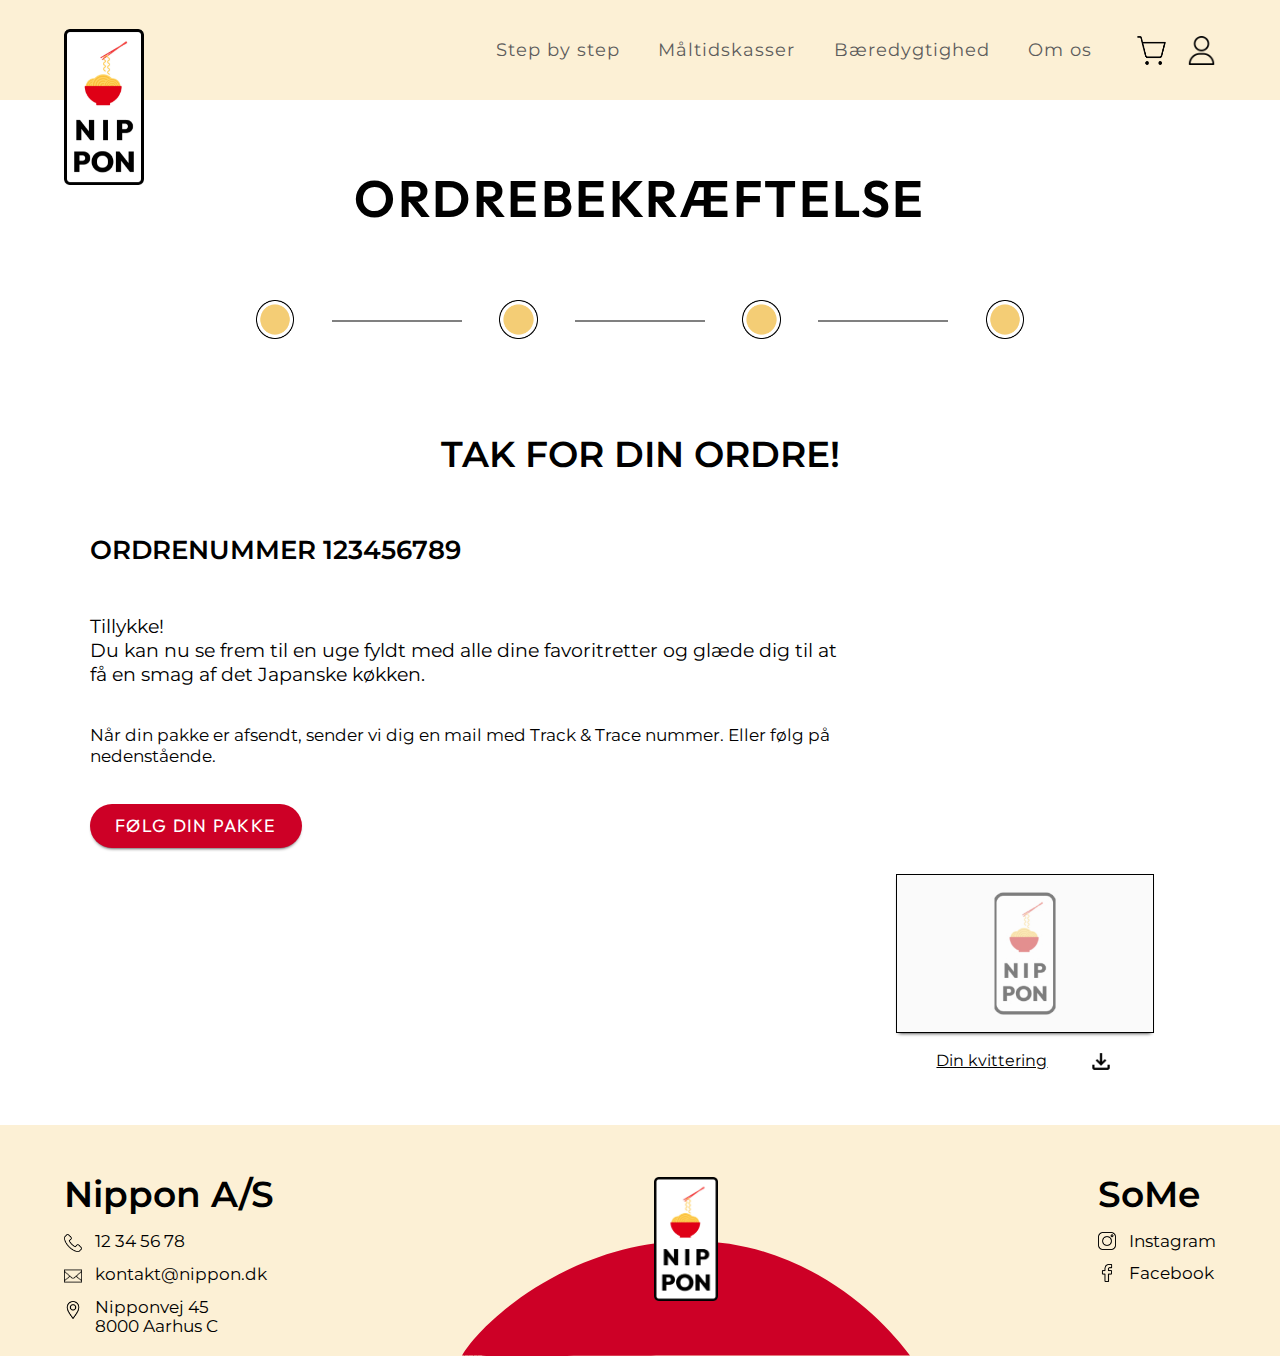
<file: undersider/ordrebekræftelse.html>
<!DOCTYPE html>
<html lang="en">
<head>
    <meta charset="UTF-8">
    <meta name="viewport" content="width=device-width, initial-scale=1.0">

    <!--meta description-->
    <meta name="description" content="Nippon A/S - Ordrebekræftelse. Tillykke med din ordre! Glæd dig til en uge fyldt med japanske favoritretter. Følg din pakke med Track & Trace eller download din kvittering. Kontakt os på telefon: 12 34 56 78 eller mail: kontakt@nippon.dk. Besøg os på Nipponvej 45, 8000 Aarhus C. Følg os på Instagram og Facebook for opdateringer.">
    <!--meta description slut-->

    <link rel="stylesheet" href="/reset.css">
    <link rel="stylesheet" href="/style.css">
    <link href="https://fonts.googleapis.com/css2?family=Outfit:wght@300;400;600;800&family=Montserrat:wght@300;400;500;600;700&display=swap" rel="stylesheet">
    <script src="/script.js" defer></script>
    <link rel="icon" type="image/x-icon" href="/img/nav_icon.png">
    <title>Ordrebekræftelse | Nippon</title>
</head>
<body>  

    <header>

        <div class="topmenu">
            <a href="/index.html"><img class="logo" src="/img/logo.png" alt="Billede af logo"></a>
            <div class="menu_links">
                <nav>
                    <ul>
                        <li><a href="/undersider/steps.html">Step by step</a></li>
                        <li ><a href="/undersider/måltidskasser.html">Måltidskasser</a></li>
                        <li><a href="/undersider/404.html">Bæredygtighed</a></li>
                        <li><a href="/undersider/404.html">Om os</a></li>
                    </ul>
                </nav>
                <div class="ikoner">
                    <img id="cart" src="/img/cart.png" alt="kurv ikon">
                    <img id="cartWithItems" src="/img/cartWithItems.png" alt="kurv ikon">
                    <a href="/undersider/404.html"><img src="/img/profile.png" alt="profil ikon"></a>
                </div>
            </div>
        </div>

        <!--Når man trykker på kurven når der er noget i -->
        <div class="basketWindow">
            <img id="close_basket" src="/img/x_sort.png" alt="luk kurv knap">
            <h4>Din kurv</h4>

            <!--1. ting i kurven-->
            <div class="basket_items">
                <img src="/img/top3_1.jpg" alt="Nudelret">
                <div class="items_info">
                    <h6>Vegetarisk Nudelret</h6>
                    <div class="price_basket">
                        <p id="portion">Pr. portion:</p>
                        <p>32 kr</p>
                    </div>
                    <div class="counter counter_basket">
                        <span class="down down_basket" onClick='decreaseCount(event, this)'>-</span>
                        <input type="text" value="0">
                        <span class="up up_basket"  onClick='increaseCount(event, this)'>+</span>
                    </div>
                </div>
            </div>

            <!--2. ting i kurven-->
            <div class="basket_items">
                <img src="/img/luksus_ramen.jpg" alt="Nudelret">
                <div class="items_info">
                    <h6>Luksus Ramen</h6>
                    <div class="price_basket">
                        <p id="portion">Pr. portion:</p>
                        <p>40 kr</p>
                    </div>
                    <div class="counter counter_basket">
                        <span class="down down_basket" onClick='decreaseCount(event, this)'>-</span>
                        <input type="text" value="0">
                        <span class="up up_basket"  onClick='increaseCount(event, this)'>+</span>
                    </div>
                </div>
            </div>


            <div class="total">
                <h3>total</h3>
                <h3>0,00 kr.</h3>
            </div>

            <a class="button_cart" href="/undersider/kurv.html"><h5>til kassen</h5></a>

        </div>

        <img id="open_menu" src="/img/bm_sort.png" alt="menu knap">
        <img id="close_menu" src="/img/x_sort.png" alt="luk menu knap">

        <nav id="burger_menu">
            <ul>
                <li><a class="bm_links" href="/undersider/steps.html">Step by step</a></li>
                <li><a class="bm_links" href="/undersider/måltidskasser.html">Måltidskasser</a></li>
                <li><a class="bm_links" href="/undersider/404.html">Bæredygtighed</a></li>
                <li><a class="bm_links" href="/undersider/404.html">Om os</a></li>
            </ul>

            <div class="bm_ikoner">

                <h5>SoMe</h5>
                <div class="bm_some">
                    <a href=""><img src="/img/instagram.png" alt="telefon ikon"></a>
                    <a href=""><img src="/img/facebook.png" alt="mail ikon"></a>
                </div>

                <h5>Kontakt os</h5>
                <div class="bm_contact">
                    <a href=""><img src="/img/phone.png" alt="telefon ikon"></a>
                    <a href=""><img src="/img/mail.png" alt="mail ikon"></a>
                    <a href=""><img src="/img/location.png" alt="loakation ikon"></a>
                </div>
            </div>
        </nav>

    </header>

    <main>
        <h1 class="first_h1">ordrebekræftelse</h1>

        <div class="container_overview">
            <!--1-->
            <a href="/undersider/kurv.html"><img src="/img/cirkel_fyldt.png" alt="fyldt cirkel"></a>
            <hr>
            <!--2-->
            <a href="/undersider/levering.html"><img src="/img/cirkel_fyldt.png" alt="fyldt cirkel"></a>
            <hr>
            <!--3-->
            <a href="/undersider/betaling.html"><img src="/img/cirkel_fyldt.png" alt="progress cirkel"></a>
            <hr>
            <!--4-->
            <a href=""><img src="/img/cirkel_fyldt.png" alt="progress cirkel"></a>
        </div>

        <h3 class="h3_confirmation">tak for din ordre!</h3>

        <div class="container_confirmation">
            <h4>ordrenummer 123456789</h4>

            <p class="confirmation_large_text">Tillykke! 
                <br>Du kan nu se frem til en uge fyldt med alle dine favoritretter og 
                glæde dig til at få en smag af det Japanske køkken. 
            </p>

            <p class="confirmation_small_text">
                Når din pakke er afsendt, sender vi dig en mail med Track & Trace nummer.
                Eller følg på nedenstående. 
            </p>

            <a target="_blank" class="button_cart button_cart_site" href="https://mail.google.com/mail/u/0/#inbox"><h5>følg din pakke</h5></a>
        </div>

        <div class="container_receipt">
            <img class="receipt_img" src="/img/receipt.jpg" alt="kvittering">
            <div>
                Din kvittering
                <img src="/img/download.png" alt="download ikon">
            </div>
        </div>

    </main>

    <footer>
        <div>
            <h3>Nippon A/S</h3>

            <a target="_blank" href="tel:12345678"><div class="footer_content">
                <img class="contact_ikoner" src="/img/phone.png" alt="telefon ikon">
                <p>12 34 56 78</p>
            </div></a>

            <a target="_blank" href="mailto:kontakt@nippon.dk"><div class="footer_content">
                <img class="contact_ikoner" src="/img/mail.png" alt="mail ikon">
                <p>kontakt@nippon.dk</p>
            </div></a>

            <a target="_blank" href="https://www.google.com/maps/place/Aarhus/@56.1781721,10.0995741,12z/data=!3m1!4b1!4m6!3m5!1s0x464c4cb15397788b:0x8c4dd7d9912ea2af!8m2!3d56.162939!4d10.203921!16zL20vMGx6cA?entry=ttu"><div class="footer_content">
                <img class="contact_ikoner" src="/img/location.png" alt="Lokation ikon">
                <p>Nipponvej 45 
                    <br>8000 Aarhus C</p>
            </div></a>

        </div>

        <div class="footer_center_content">
            <img src="/img/rising_sun.svg" alt="Halv cirkel">
            <div class="footer_logo"><a href="/index.html"><img src="/img/logo.png" alt="Nippon logo"></a></div>
          </div>
    
        <div>
            <h3>SoMe</h3>

            <a target="_blank" href="https://www.instagram.com/"><div class="footer_content">
                <img class="some_ikoner" src="/img/instagram.png" alt="instagram ikon">
                <p>Instagram</p>
            </div></a>

            <a target="_blank" href="https://www.facebook.com/"><div class="footer_content">
                <img class="some_ikoner" src="/img/facebook.png" alt="facebook ikon">
                <p>Facebook</p>
            </div></a>

        </div>

    </footer>
</body>
</html>
</file>
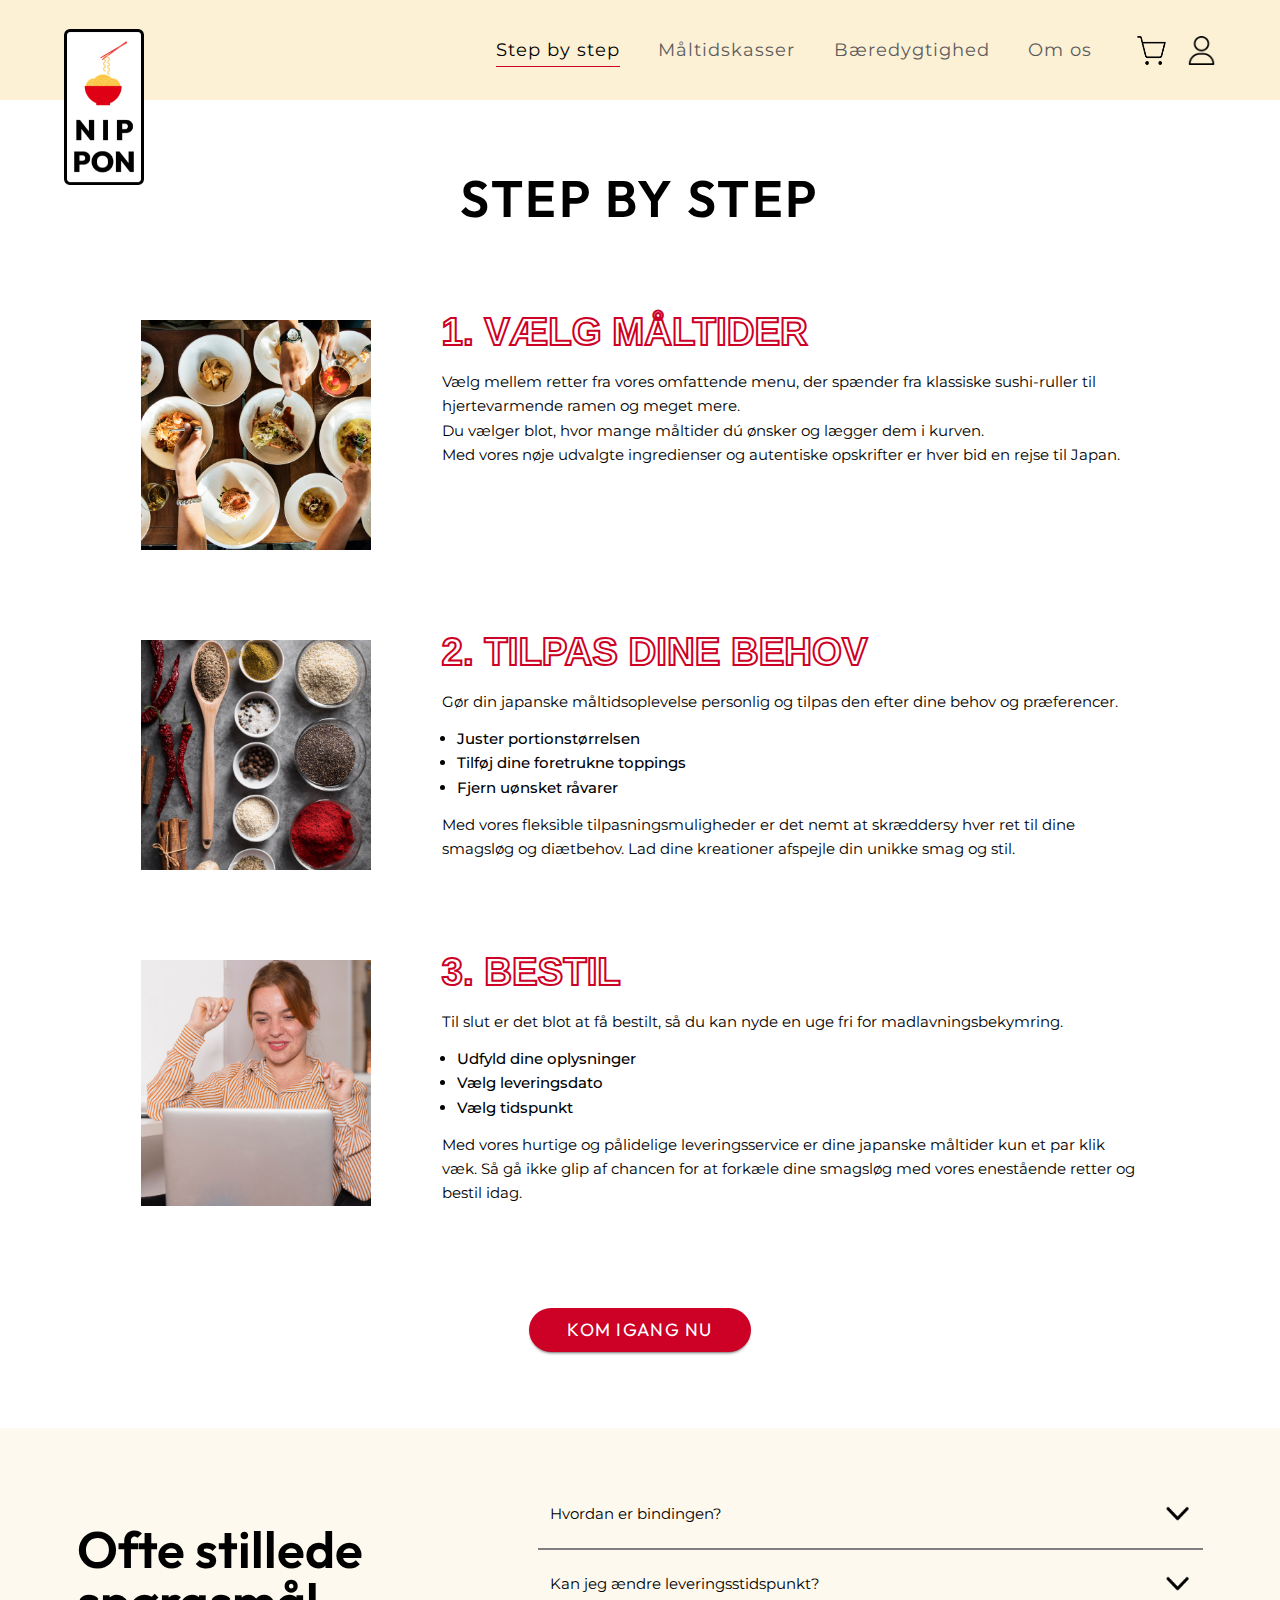
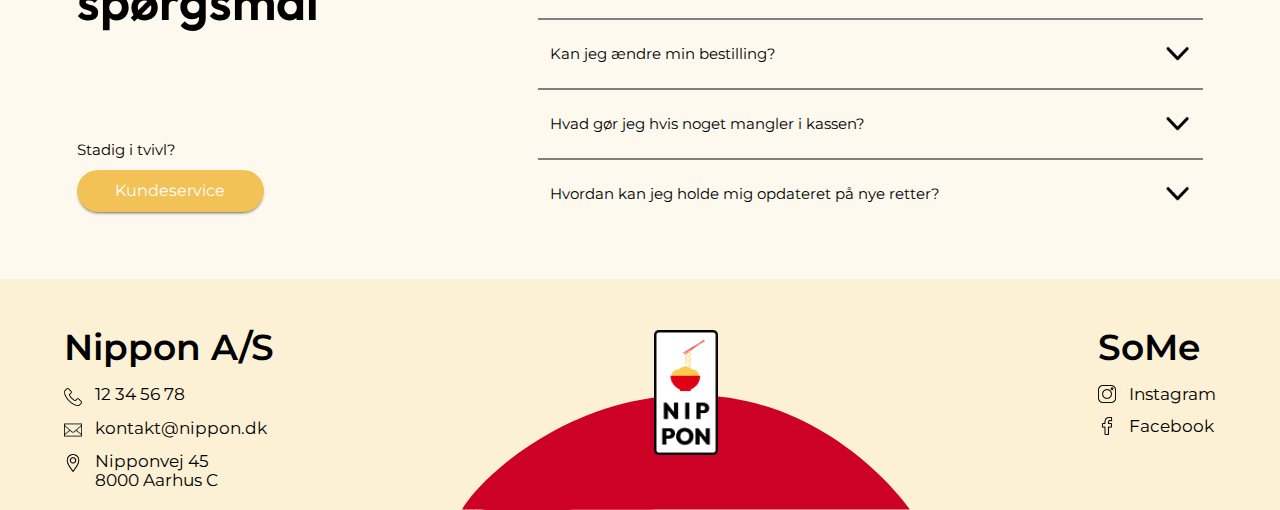
<file: undersider/steps.html>
<!DOCTYPE html>
<html lang="en">
<head>
    <meta charset="UTF-8">
    <meta name="viewport" content="width=device-width, initial-scale=1.0">

    <!--meta description-->
    <meta name="description" content="Oplev en autentisk japansk madoplevelse trin for trin med Nippons skræddersyede måltider. Vælg dine foretrukne retter, tilpas dem efter dine præferencer og bestil med lethed. Forkæl dine smagsløg med vores enestående japanske retter og nyd en uge uden madlavningsbekymringer. Bestil nu!">
    <!--meta description slut-->
    
    <link rel="stylesheet" href="/reset.css">
    <link rel="stylesheet" href="/style.css">
    <link href="https://fonts.googleapis.com/css2?family=Outfit:wght@300;400;600;800&family=Montserrat:wght@300;400;500;600;700&display=swap" rel="stylesheet">
    <script src="/script.js" defer></script>
    <link rel="icon" type="image/x-icon" href="/img/nav_icon.png">
    <title>Step by step | Nippon</title>
</head>
<body>  

    <header>

        <div class="topmenu">
            <a href="/index.html"><img class="logo" src="/img/logo.png" alt="Billede af logo"></a>
            <div class="menu_links">
                <nav>
                    <ul>
                        <li><a id="active" href="/undersider/steps.html">Step by step</a></li>
                        <li ><a href="/undersider/måltidskasser.html">Måltidskasser</a></li>
                        <li><a href="/undersider/404.html">Bæredygtighed</a></li>
                        <li><a href="/undersider/404.html">Om os</a></li>
                    </ul>
                </nav>
                <div class="ikoner">
                    <img id="cart" src="/img/cart.png" alt="kurv ikon">
                    <img id="cartWithItems" src="/img/cartWithItems.png" alt="kurv ikon">
                    <a href="/undersider/404.html"><img src="/img/profile.png" alt="profil ikon"></a>
                </div>
            </div>
        </div>


        <img id="open_menu" src="/img/bm_sort.png" alt="menu knap">
        <img id="close_menu" src="/img/x_sort.png" alt="luk menu knap">

        <nav id="burger_menu">
            <ul>
                <li><a id="active_bm" href="/undersider/steps.html">Step by step</a></li>
                <li><a class="bm_links" href="/undersider/måltidskasser.html">Måltidskasser</a></li>
                <li><a class="bm_links" href="/undersider/404.html">Bæredygtighed</a></li>
                <li><a class="bm_links" href="/undersider/404.html">Om os</a></li>
            </ul>

            <div class="bm_ikoner">

                <h5 class="h5_bm">SoMe</h5>
                <div class="bm_some">
                    <a href=""><img src="/img/instagram.png" alt="telefon ikon"></a>
                    <a href=""><img src="/img/facebook.png" alt="mail ikon"></a>
                </div>

                <h5 class="h5_bm">Kontakt os</h5>
                <div class="bm_contact">
                    <a href=""><img src="/img/phone.png" alt="telefon ikon"></a>
                    <a href=""><img src="/img/mail.png" alt="mail ikon"></a>
                    <a href=""><img src="/img/location.png" alt="loakation ikon"></a>
                </div>
            </div>
        </nav>

    </header>

    <main>
        <h1 class="first_h1">step by step</h1>

        <!--1-->
        <div class="container_steps">
            <img src="/img/stepbystep_1.jpg" alt="billede af 1. step">
            <div>
                <h2>1. vælg måltider </h2>
                <p>Vælg mellem retter fra vores omfattende menu, der spænder fra klassiske sushi-ruller til hjertevarmende ramen og meget mere. 
                <br>Du vælger blot, hvor mange måltider dú ønsker og lægger dem i kurven. 
                <br>Med vores nøje udvalgte ingredienser og autentiske opskrifter er hver bid en rejse til Japan.</p>
            </div>
        </div>

        <!--2-->        
        <div class="container_steps">
            <img src="/img/stepbystep_2.jpg" alt="billede af 1. step">
            <div>
                <h2>2. tilpas dine behov</h2>
                <p>
                Gør din japanske måltidsoplevelse personlig og tilpas den efter dine behov og præferencer. 
                </p>
                <ul>
                    <li><p>Juster portionstørrelsen</p></li>
                    <li><p>Tilføj dine foretrukne toppings</p></li>
                    <li><p>Fjern uønsket råvarer</p></li>
                </ul>                    
                <p>
                    Med vores fleksible tilpasningsmuligheder er det nemt at skræddersy hver ret til dine smagsløg og diætbehov. Lad dine kreationer afspejle din unikke smag og stil.
                </p>
            </div>
        </div>

        <!--3-->
        <div class="container_steps">
            <img src="/img/stepbystep_3.jpg" alt="billede af 1. step">
            <div>
                <h2>3. bestil</h2>
                <p>
                Til slut er det blot at få bestilt, så du kan nyde en uge fri for madlavningsbekymring.
                </p>
                <ul>
                    <li><p>Udfyld dine oplysninger</p></li>
                    <li><p>Vælg leveringsdato</p></li>
                    <li><p>Vælg tidspunkt</p></li>
                </ul>                    
                <p>
                    Med vores hurtige og pålidelige leveringsservice er dine japanske måltider kun et par klik væk. Så gå ikke glip af chancen for at forkæle dine smagsløg med vores enestående retter og bestil idag. 
                </p>
            </div>
        </div>

        <!--knap-->
        <a class="button_steps step_site" href="/undersider/måltidskasser.html"><h5>kom igang nu</h5></a>

        <!--faq sektion-->
        <div class="container_faq">
            <div class="faq_left">
                <h3>Ofte stillede spørgsmål</h3>
                <p>Stadig i tvivl?</p>
                <a class="faq_button" href="tel:12345678">Kundeservice</a>
            </div>
            <div class="faq_right">
                <!--1-->
                <div>
                    <p>Hvordan er bindingen?</p>
                    <img src="/img/arrow.png" alt="pil ned">
                </div>
                <hr class="hr_faq">

                <!--2-->
                <div>
                    <p>Kan jeg ændre leveringsstidspunkt?</p>
                    <img src="/img/arrow.png" alt="pil ned">
                </div>
                <hr class="hr_faq">
                
                <!--3-->
                <div>
                    <p>Kan jeg ændre min bestilling?</p>
                    <img src="/img/arrow.png" alt="pil ned">
                </div>
                <hr class="hr_faq">
                
                <!--4-->
                <div>
                    <p>Hvad gør jeg hvis noget mangler i kassen?</p>
                    <img src="/img/arrow.png" alt="pil ned">
                </div>
                <hr class="hr_faq">
                
                <!--5-->
                <div>
                    <p>Hvordan kan jeg holde mig opdateret på nye retter?</p>
                    <img src="/img/arrow.png" alt="pil ned">
                </div>

                

            </div>
        </div>


    
    </main>

    <footer>
        <div>
            <h3>Nippon A/S</h3>

            <a target="_blank" href="tel:12345678"><div class="footer_content">
                <img class="contact_ikoner" src="/img/phone.png" alt="telefon ikon">
                <p>12 34 56 78</p>
            </div></a>

            <a target="_blank" href="mailto:kontakt@nippon.dk"><div class="footer_content">
                <img class="contact_ikoner" src="/img/mail.png" alt="mail ikon">
                <p>kontakt@nippon.dk</p>
            </div></a>

            <a target="_blank" href="https://www.google.com/maps/place/Aarhus/@56.1781721,10.0995741,12z/data=!3m1!4b1!4m6!3m5!1s0x464c4cb15397788b:0x8c4dd7d9912ea2af!8m2!3d56.162939!4d10.203921!16zL20vMGx6cA?entry=ttu"><div class="footer_content">
                <img class="contact_ikoner" src="/img/location.png" alt="Lokation ikon">
                <p>Nipponvej 45 
                    <br>8000 Aarhus C</p>
            </div></a>

        </div>

        <div class="footer_center_content">
            <img src="/img/rising_sun.svg" alt="Halv cirkel">
            <div class="footer_logo"><a href="/index.html"><img src="/img/logo.png" alt="Nippon logo"></a></div>
          </div>
    
        <div>
            <h3>SoMe</h3>

            <a target="_blank" href="https://www.instagram.com/"><div class="footer_content">
                <img class="some_ikoner" src="/img/instagram.png" alt="instagram ikon">
                <p>Instagram</p>
            </div></a>

            <a target="_blank" href="https://www.facebook.com/"><div class="footer_content">
                <img class="some_ikoner" src="/img/facebook.png" alt="facebook ikon">
                <p>Facebook</p>
            </div></a>

        </div>

    </footer>
</body>
</html>
</file>
<file: style.css>
/* !!! typografi !!! */
body{
    font-family: 'montserrat';
}
h1{
    text-transform: uppercase;
    font-family: 'outfit';
    text-align: center;
    font-size: 4vw;
    width: 65vw;
    margin: auto;
    font-weight: 600;
    line-height: 5vw;
    letter-spacing: 0.2vw;
}
/*1. overskrift*/
.first_h1{
    padding-top: 13vw;
}

h2{
    text-transform: uppercase;
    font-family: Arial, Helvetica, sans-serif;
    font-size: 3vw;
    color: #fff;
    font-weight: 900;
    -webkit-text-stroke: 2px;
    -webkit-text-stroke-color: #CD0026;
    margin: 0 0 2vw 7vw;
}
.luksus_h2{
    margin: 7vw 0 4vw 17vw;
}
h3{
    text-transform: uppercase;
    font-size: 2.8vw;
    font-weight: 600;
    color: white;
    text-align: center;
}
h4{
    text-transform: uppercase;
    font-size: 1.5vw;
    font-weight: 600;
}
h5{
    color: white;
    font-size: 1.4vw;
    text-transform: uppercase;
    font-family: 'outfit';
    letter-spacing: 0.1vw;
}
h6{
    color: white;
    margin: -1vw 0 0;
    font-size: 1.3vw;
}
a{
    text-decoration: none;
    color: #000000;
}
p{
    font-size: 1.2vw;
}

hr{
    border: 1px solid;
    margin: 2vw 0;
}


.header_padding{
    padding-top: 100px;
}




/* --- --- --- Header --- --- --- */

/* style af menu */
header{
    width: 100%;
    height: 100px;
    background-color: #FCF0D5;
    display: flex;
    justify-content: center;
    letter-spacing: 1px;
    font-size: 18px;
    font-weight: 400;
    position: fixed;
    z-index: 10000;
}

    /* >topmenu layout */
    .topmenu{
        width: 90vw;
        display: flex;
        justify-content: space-between;
    }
    /* >logo str. */
    .logo{
        position: absolute;
        width: 80px;
        margin-top: 29px;
        z-index: 100;
    }
    /* pop effekt når man har musen på logoet */
    .logo:hover{
        width: 86px;
        transition: 300ms ease-in-out;
    }

        /* >>menu content layout */
        .menu_links{
            width: auto;
            display: flex;
            justify-content: space-between;
            align-items: center;
            flex-wrap: nowrap;
        }
        /* >>menu links style */
        .menu_links ul{
            list-style-type: none;
            margin-right: 2vw;
        }
        .menu_links ul li{
            float: left;
        }
        /* >>menu links tekst style */
        .menu_links ul li a{
            text-decoration: none;
            color: #5C5C5C;
            padding: 5px 0;
            margin: 1.5vw;
            position: relative;
        }
        .menu_links ul li a:hover{
            color: #000000;
        }
        /* >>underline animation under teksten */
        .menu_links ul li a:after{
            content: '';
            position: absolute;
            width: 100%;
            height: 1.5px;
            background-color: #CD0026;
            bottom: 0;
            left: 0;
            transform: scaleX(0);
            transform-origin: bottom right;
            transition: transform 0.3s linear;
        }
        .menu_links ul li a:hover:after{
            transform-origin: bottom left;
            transform: scaleX(1);
        }
        
        /* gør at menupunktet er aktiv på den side man er på */ 
        #active{
            color: #000000;
            border-bottom: 1.5px solid #CD0026;
        }
        #active:hover:after{
            transform-origin: none;
            transform: scaleX(0);
        }

            /* >>>ikoner layout */
            .ikoner{
                width: 79px;
                height: 29px;
                display: flex; 
                justify-content: space-between; 
            }
            /* >>>ikoner str. */
            .ikoner img{
                width: 29px;
                margin-top: 0px;
                cursor: pointer;
            }
            #cartWithItems{
                display: none;
                width: 33px;
                height: 33px;
            }

/*Burger menu display none*/
#open_menu{
    display: none;
}
#close_menu{
    display: none;
}
#burger_menu{
    display: none;
}

/*pop up kurv*/
.basketWindow{
    background-color: #FCF0D5;
    position: fixed;
    right: -600px;
    top: 100px;
    padding-bottom: 5.8vw;

    /*animation-name:runInBasket;*/
    animation-duration:0.3s;
    animation-fill-mode:both;    
}
    #close_basket{
        position: absolute;
        right: 1vw;
        top: 1vw;
        width: 2vw;
        cursor: pointer;
    }
    .basketWindow h4{
        text-transform: none;
        margin: 3vw 0vw 1vw 2vw;
        font-family: 'outfit';
        font-weight: 500;
        font-size: 2vw;
    }

    .basket_items{
        display: flex;
        padding: 2vw;
        align-items: center;
    }
        .basket_items img{
            width: 7vw;
        }
        .items_info{
            display: flex;
            flex-direction: column;
            margin: 0 3vw 0 1.5vw;
        }
            .items_info h6{
                color: #000000;
                font-family: 'outfit';
                margin: 0;
            }
            .price_basket{
                display: flex;
                align-items: center;
                justify-content: space-between;
                font-size: 1vw;
                margin: 1vw 0;
                width: 9vw;
            }
            #portion{
                font-size: 0.8vw;
            }
        .total{
            display: flex;
            justify-content: space-between;
            padding: 2vw;
        }
            .total h3{
                color: #000000;
                font-size: 1.5vw;
            }
        .button_cart{
            text-decoration: none;
            background-color: #CD0026;
            padding: 1vw 3vw;
            border-radius: 50vw;
            left: 28%;
            position: absolute;
            box-shadow: 0vw 0.2vw 0.3vw -0.2vw #000000;
        }
        .button_cart:hover{
            background-color: #DC4D67;
            transition: all 0.5s;       
        }

    @keyframes runInBasket{
        from{right:-600px;}
        to{right: 0px;}
    }
    @keyframes runOutBasket{
        from{right:0px;}
        to{right: -600px;}
    }

        








/* --- --- --- Footer --- --- --- */
/* footer stuktur */
footer{
    height: 14vw;
    background-color: #FCF0D5;
    display: flex;
    justify-content: space-between;
    flex-direction: row;
    padding: 4vw 5vw 0 5vw;
}
    footer h3{
        color: #000000;
        margin-bottom: 1.5vw;
        text-transform: none;
        text-align: left;
    }
        /*struktur for ikon samt tekst*/
        .footer_content{
            display: flex;
            flex-direction: row;
            margin-top: 1vw;
        }
        /*styling af ikoner til kontakt*/
        .contact_ikoner{
            height: 1.4vw;
            margin-top: 0.2vw;
        }
        /*styling af ikoner til some*/
        .some_ikoner{
            height: 1.4vw;
            margin: 0;
        }
        /*styling af tekst*/
        .footer_content p{
            font-size: 1.3vw;
            margin: 0 0 0 1vw;
            line-height: 1.5vw;
        }
        /*får space between til at passe, så den ikke tror det er 2 elementer*/
        .footer_center_content {
            position: relative;
            display: flex;
            justify-content: center;
            align-self: flex-end;
            height: 14vw;
        }
            /*styling af den røde halvcirkel*/
            .footer_center_content img{
                width: 35vw;
                align-self: flex-end;
            }
            /*styling af logoet*/
            .footer_logo {
                position: absolute;
            }
            .footer_logo img{
                width: 5vw;
            }









/* --- --- --- Forside --- --- --- */
/* --- --- Main --- --- */
/* banner struktur */
.container_banner{
    height: 34vw;
    width: 100%;
    display: flex;
    justify-content: center;
}

    /* bannerbillede style*/
    .bannier_img{
        height: 29vw;
        width: 100%;
        object-fit: cover;
        object-position: center;
        position: absolute;
        z-index: -2;
    }

    /* knappen ovenpå bannerbilledet */
    .button_order{
        position: absolute;
        align-self: center;
        text-decoration: none;
        background-color: #CD0026;
        padding: 1.2vw 1.5vw;
        border-radius: 50vw;
        margin-top: 3vw;
    }
    .button_order:hover{
        background-color: #DC4D67;
        transition: all 0.5s;
    }

    /* style af hele valid containeren */
    .container_valid{
        width: 70vw;
        height: 10vw;
        display: flex;
        justify-content: space-evenly;
        align-self: end;
        background-color: #FEF9EE;
        align-items: center;
    }
        /* struktur af de tre bokse i validcontaineren */
        .container_valid div{
            width: 20vw;
            height: 70%;
            display: flex;
            justify-content: center;
            align-items: center;
            flex-wrap: wrap;
        }
            /* style af ikonerne i valid containeren */
            .container_valid div img{
                height: 4.5vw;
                margin: 0 5vw 1vh;
            }
            /* trustpilot link styling */
            #trustpilot{
                height: 6vw;
                align-self: center;
                margin: 0;
            }



/* -- -- kategori afsnit -- -- */
#overskrift_category{
    margin-top: 6vw;
}

/* struktur for kategori containeren */
.container_category{
    width: 90vw;
    height: 27vw;
    margin: 3.5vw auto 6vw;
    display: flex;
    justify-content: space-between;
}
    /* style og struktur for de 3 bokse */
    .container_category a{
        width: 27vw;
        height: 27vw;
        display: flex;
        justify-content: center;
        align-items: center;
        background-color: #F5D180;
        text-decoration: none;
    }
    .container_category a:hover{
        background-color: #F7DDA0;
        transition: all 0.5s ease-in
    }
        /* struktur for content i de 3 bokse*/
        .category_content{
            width: 90%;
            height: 70%;
            display: flex;
            justify-content: center;
            flex-wrap: wrap;
            margin-top: 4vw;
        }

            /* dette gør at teksten aligner sig i toppen af kassen */
            .category_content div{
                width: 100%;
                height: 6vw;
                display: flex;
                justify-content: center;
                align-items: flex-start;
                align-self: flex-end;
                flex-wrap: wrap;
            }

            /* style af ikonerne */ 
            .category_content img{
                height: 8vw;
                margin: 0 80%;
            }



/* struktur for steps containeren */
.container_steps_frontpage{
    width: 70vw;
    margin: 3vw auto 0;
    display: flex;
    flex-wrap: wrap;
    justify-content: space-between;
}
    .container_steps_frontpage img{
        width: 21vw;
    }
        .steps_box {
            position: relative;
        }
        .centered {
            position: absolute;
            top: 50%;
            left: 50%;
            transform: translate(-50%, -50%);
        }
        .centered h3 {
            font-size: 100px;
            font-weight: 800;
        }
    .button_steps{
        display: flex;
        text-decoration: none;
        background-color: #CD0026;
        padding: 1vw 2vw;
        border-radius: 50vw;
        margin: 3vw auto 6vw;
        width: fit-content;
    }
    .button_steps:hover{
        background-color: #DC4D67;
        transition: all 0.5s;
    }

/* struktur for hele anmendelses containeren */
.container_reviews{
    width: 100%;
    background-color: #FEF9EE;
    display: flex;
    flex-wrap: wrap;
    justify-content: end;
    padding: 6vw 0 3vw;
}
    /*hovedoverskriften*/
    .container_reviews h1{
        padding-bottom: 3vw;
    }
        /* struktur for boksne til andmendelserne */
        .scrollmenu_reviews {
            overflow: auto;
            white-space: nowrap;
            padding: 0vw 0vw 3vw 5vw;
        }
            /* styling af alle boksene */
            .scrollmenu_box {
                display: inline-block;
                vertical-align: top;
                background-color: white;
                width: 21vw;
                height: 33vw;
                margin-right: 5vw;
                border-radius: 5%;
                box-shadow: 0vw 0.2vw 0.5vw -0.2vw;
            }
                /* profilbillede samt navn */
                .scrollmenu_box div{
                    width: 38%;
                    display: flex;
                    align-items: center;
                    justify-content: space-between;
                    margin: 0.8vw 0.8vw;
                }
                    /* styling profilbillede */
                    .scrollmenu_box div img{
                        width: 2.8vw;
                    }
                    /* styling navn */
                    .scrollmenu_box div p{
                        margin: 0;
                    }
                /* styling af madbilled */
                .scrollmenu_box img{
                    width: 100%;
                }
                /* styling af overskriften i boksne */
                .scrollmenu_box h6{
                    color: #000000;
                    text-transform: uppercase;
                    font-weight: 600;
                    letter-spacing: 0.05vw;
                    margin: 1vw 1vw 0.6vw;
                    white-space: normal;
                }
                /* styling af teksten i boksne */
                .scrollmenu_box p{
                    white-space: normal;
                    margin: 0vw 1vw 1vw;
                    line-height: 1.5vw;
                }
        






/* --- --- --- Måltidskasser side 1 --- --- --- */
/*struktur til kategorierne*/
.container_choose_category{
    display: flex;
    justify-content: space-between;
    margin: 3vw auto;
    width: 50vw;
}
    /*hver kategori individuelt*/
    .container_choose_category div{
        background-color: #FEF9EE;
        padding: 1.2vw;
        font-size: 2vw;
        transition: 0.2s ease-in;
    }
    .container_choose_category div:hover{
        background-color: #E68092;
    }

    /* til undersiderne de linker til */
    #active_category{
        background-color: #E68092;
    }
    


/*container for hele top 3*/
.container_top3{
    display: flex;
    justify-content: space-between;
    padding: 0vw 7vw 8vw;
    font-family: 'outfit';
}
    /*struktur for billedet i boxen*/
    .foodbox_img_container {
        position: relative;
    }
        .foodbox_img_container img{
            width: 25vw;
        }  
        .foodbox_nr {
            position: absolute;
            font-size: 2vw;
            font-weight: 600;
            top: 2vw;
            right: 2vw;
        }
        #top3_nr2{
            color: #fff;
        }
        .foodbox_iconbox_container {
            position: absolute;
            width: 92%;
            height: 26%;
            bottom: 1vw;
            left: 0.8vw;
            display: flex;
            flex-wrap: wrap;
            justify-content: end;
            align-items: end;
        }
            .foodbox_iconbox_container div{
                background-color: rgb(205, 0, 38, 0.5);
                display: flex;
                border-radius: 5vw;
                justify-content: space-around;
                align-items: center;
                width: fit-content;
                padding: 0.6vw;
            }
            .foodbox_iconbox_container div p{
                color: #fff;
                font-size: 1vw;
                font-family: 'outfit';

            }
            .foodbox_iconbox_container div img{
                width: 1.5vw;
                padding-right: 0.5vw;
            }
                #foodbox_time{
                    margin-left: 7vw;
                }
                #foodbox_gluten{
                    margin-right:3.7vw;
                }
                #foodbox_laktosefri{
                    margin-right:3.1vw;
                }

        

    /*style af overskriften i boxen*/
    .container_top3 h4{
        margin: 0.7vw 0;
        text-transform: none;
    }

    /*knappesektionen*/
    .foodbox_buttons_container{
        width: 80%;
        display: flex;
        flex-direction: row;
        justify-content: space-between;
        margin: 1vw auto 0vw;
    }
    .counter {
        width: 7.8vw;
        display: flex;
        align-items: center;
        justify-content: space-evenly;
        background-color: #F5D180;
        border-radius: 5vw;
        box-shadow: 0vw 0.2vw 0.3vw -0.2vw #000000;
        color: #fff;
        font-family: 'outfit';
        font-size: 1.2vw;
    }
    .counter input {
        width: 1.8vw;
        border: none;
        text-align: center;
        appearance: none;
        outline: 0;
        background-color: #F5D180;
        color: #fff;
        font-family: 'outfit';
        font-size: 1.2vw;
        font-weight: 400;
    }
    .counter span {
        display: block;
        padding: 0.7vw;
        cursor: pointer;
        user-select: none;
    }
    .foodbox_addToBasket{
            display: flex;
            justify-content: center;
            align-items: center;
            padding: 1vw 1.5vw;
            font-size: 1.2vw;
            background-color: #CD0026;
            border-radius: 5vw;
            box-shadow: 0vw 0.2vw 0.3vw -0.2vw #000000;
            cursor: pointer;

            color: #fff;
            text-transform: uppercase;
        }
        .foodbox_addToBasket:hover{
            background-color: #DC4D67;
            transition: all 0.5s;    
        }
        
        /* til headeren men skal stå under den anden style for at overskrive */
        .counter_basket{
            font-size: 0.9vw;
            font-weight: 400;
            color: #000000;
            background-color: #fff;
            border-radius: 0vw;
            border: 1px solid;
            margin: 0;
        }
        .counter_basket input {
            background-color: #fff;
            color: #000000;
            font-size: 0.9vw;
        }
        .counter_basket span{
            padding: 0.7vw 0.9vw;
        }
        .down_basket {
            border-right: 1px solid;
        }
        .up_basket{
            border-left: 1px solid;
        }
    
  
.food_scrollbar{
    overflow: auto;
    white-space: nowrap;
    padding: 0 0 8vw 7vw;
}
.foodbox_scroll{
    width: 25vw;
    display: inline-block;
    margin-right: 5vw;
}
    .foodbox_scroll h4{
        text-transform: none;
        margin: 0.7vw 0;
    }






/* --- --- --- Luksus side --- --- --- */
.luksusretter_container{
    width: 66%;
    height: 80vw;
    display: flex;
    flex-wrap: wrap;
    justify-content: space-between;
    margin: auto;
}


/* --- --- --- Step by step site --- --- --- */
.container_steps{
    display: flex;
    justify-content: space-between;
    width: 78%;
    margin: 7vw auto 0;
}
    .container_steps h2{
        margin: 0 0 2vw 0;
    }

    .container_steps img{
        width: 18vw;
    }
    .container_steps div{
        display: flex;
        flex-direction: column;
        padding-left: 5.5vw;
        line-height: 1.9vw;
    }
    .container_steps div ul{
        margin: 1vw 0;
    }
    .container_steps div ul li{
        margin-left: 1.2vw;
        font-weight: 500;
    }

/* ekstra style til knappen */
.step_site{
    margin: 8vw auto 6vw;
    padding: 1vw 3vw;
    box-shadow: 0vw 0.2vw 0.3vw -0.2vw #000000;
}


/*faq*/
.container_faq{
    display: flex;
    justify-content: space-between;
    padding: 5vw 6vw;
    background-color: #FEF9EE;
}
    .faq_left{
        display: block;
    }
        .faq_left h3{
            color: #000000;
            text-transform: none;
            font-size: 4vw;
            font-family: 'outfit';
            font-weight: 600;
            text-align: left;
            padding: 2.5vw 0 9vw;
        }

        .faq_button{
            display: flex;
            text-decoration: none;
            background-color: #F2C256;
            padding: 1vw 3vw;
            border-radius: 50vw;
            width: fit-content; 
            box-shadow: 0vw 0.2vw 0.3vw -0.2vw #000000;   
            margin-top: 1vw;
            color: #fff;
        }
        .faq_button:hover{
            background-color: #F9E1AA;
            transition: 0.5s all;
        }
    

    .faq_right{
        display: block;
    }
        .faq_right div{
            display: flex;
            align-items: center;
            justify-content: space-between;
            width: 50vw;
            padding: 1vw 1vw;
            cursor: pointer;
            z-index: 100;
        }
        .faq_right img{
            width: 2vw;
            cursor: pointer;
        }
        .hr_faq{
            margin: 1vw 0;
        }





/* --- --- --- Kurv side --- --- --- */
/*der hvor man ser hvor langt man er kommet*/
.container_overview{
    display: flex;
    justify-content: space-between;
    align-items: center;
    width: 60%;
    margin: 5vw auto 0vw;
}
    .container_overview img{
        width: 3vw;
        height: fit-content;
    }
    .container_overview hr{
        width: 10vw;
    }

/*content på site*/
.container_order{
    display: flex;
    justify-content: space-between;
    margin: auto;
    width: 82vw;
}


/*tingende i kurven*/
.basket_items_site{
    padding: 0 0 8vw 0vw;
}
    .basket_items_site img{
        width: 17vw;
    }
    .items_info_site{
        display: flex;
        flex-direction: column;
        margin: 0 0 0 5vw;
        width: 20vw;
    }
        .items_info h6{
            font-size: 2.3vw;
            font-weight: 300;
        }
        .price_basket_site{
            display: flex;
            align-items: center;
            justify-content: space-between;
            font-size: 1vw;
            margin: 2vw 0;
            width: 12vw;
        }
        .price_basket_site p{
            font-size: 1.5vw;
        }

    #antal{
        display: flex;
        align-items: center;
        justify-content: space-between;
    }
    #antal p{
        text-transform: uppercase;
        text-decoration: underline;
        cursor: pointer;
    }

    /* alt content i venste side */
    .container_items{
        display: block;
        padding-top: 10vw;
    }
        .counter_basket_site{
            font-size: 2vw;
            font-weight: 200;
            margin: 0;
            width: 10vw;
        }
        .counter_basket_site input {
            background-color: #fff;
            color: #000000;
            font-size: 1.5vw;
            font-weight: 200;
            padding: 0vw 0.9vw;
        }
        .counter_basket_site span{
            padding: 0.7vw 1.2vw;
        }

    /* Den sticky boks */
    .container_totalOrder{
        display: block;
        position: sticky;
        background-color: #FCF0D5;
        top: 10vw;
        padding: 3vw;
        height: 30vw;
        margin: 10vw 0 8vw;
    }
    .container_totalOrder hr{
        margin: 0;
        border: 0.5px solid;
    }
    .container_totalOrder h4{
        color: #000000;
        font-weight: 200;
        margin-bottom: 5vw;
        font-size: 2.5vw;
    }
        .totalOrder_price{
            display: flex;
            justify-content: space-between;
            width: 23vw;
            margin: 4vw 0;
        }
            .totalOrder_price h6{
                color: #000000;
                font-weight: 200;
                text-transform: uppercase;
            }
            .totalOrder_price h5{
                color: #000000;
                font-weight: 500;
                text-transform: uppercase;
            }

    .button_cart_site{
        display: flex;
        justify-content: center;
        position: static;
        margin: 4vw auto;
        padding: 1vw 2vw;
        width: fit-content;
    }



/* --- --- --- Levering side --- --- --- */
.h3_delivery{
    color: #000000;
    text-transform: none;
    margin-bottom: 5vw;
    text-align: left;
    font-size: 2.5vw;
}

/*til hver inputsituation*/
.info_container{
    display: block;
    margin: 3vw 0 0;
}
    .info_container input{
        padding: 0.8vw;
        border-radius: 0;
        border: 0.8px solid;
        width: 30vw;
        margin-top: 0.8vw;
        font-size: 1.2vw;
        font-family: 'montserrat';
    }

    .info_postnr{
        display: flex;
    }
        .info_postnr input{
            width: 10vw;
            margin-right: 4vw;
        }

/* sektion med leveringsmuligheder */
.container_delevery_options{
    display: block;
    width: 82vw;
    margin: 10vw auto;
}
    .container_delevery_options hr{
        margin: 6vw 0;
    }

.container_options{
    display: flex;
    justify-content: space-between;
    margin-bottom: 6vw;
}
    .option_box{
        display: flex;
        padding: 1vw;
        border: 1px solid;
    }
        .option_box img{
            width: 2vw;
            height: fit-content;
        }
        .option_box div{
            display: block;
            cursor: pointer;
        }
        .option_box div p{
            margin: 1vw 0 1vw 2vw;
            line-height: 2%;
            font-weight: 600;
        }
            #tidspunkt_margin{
                margin-top: 3vw;
            }

.no_btn{
    height: 21vw;
    margin-bottom: 0;
}




/* --- --- --- Betaling side --- --- --- */
.payment{
    border: none; 
    width: 40vw;
    padding: 0 0 0 2vw;
}
    .payment img{
        margin-top: 0.3vw;
    }

.h3_payment{
    margin: 0 0 2vw 2vw;
    font-size: 2vw;
}

.line_payment{
    margin: 4vw 0;
}

.payment_btn{
    text-transform: uppercase;
    margin: 0 0 0 2vw;
}

.payment_btn_red{
    padding: 1vw 4vw;
    margin: 5vw auto 9vw;
}



/* --- --- --- Ordrebekræftelse side --- --- --- */
/*overskrift*/
.h3_confirmation{
    color: #000000;
    text-align: center;
    margin-top: 7vw;
}

/*hovedcontent*/
.container_confirmation{
    width: 60vw;
    margin: 5vw 0 0 7vw;
}
    .container_confirmation h4{
        color: #000000;
        font-size: 2vw;
        margin-bottom: 4vw;
    }
    .confirmation_large_text{
        line-height: 1.9vw;
        font-size: 1.5vw;
    }
    .confirmation_small_text{
        font-size: 1.3vw;
        line-height: 1.6vw;
        margin: 3vw 0;
    }
    .container_confirmation a{
        margin: 0 0 2vw;
    }


/* kvitteringen */
.container_receipt{
    display: block;
    width: fit-content;
    margin-left: 70vw;
}
    .receipt_img{
        width: 20vw;
        border: 1px solid;
        cursor: pointer;
        box-shadow: 0vw 0.2vw 0.3vw -0.2vw #000000;
    }
    .container_receipt div{
        margin: 0 auto 3vw;
        padding: 1vw 0;
        display: flex;
        justify-content: space-evenly;
        align-items: center;
        cursor: pointer;

        text-decoration: underline;
    }
    .container_receipt div img{
        width: 2vw;
        height: fit-content;
    }



/* --- --- --- 404 side --- --- --- */
.container_404{
    display: flex;
    flex-direction: column;
    align-items: center;
    width: 100%;
    padding: 13vw 0 0vw;
}
    .container_404 img{
        width: 10vw;
        height: fit-content;
    }




/* --- --- Meida query --- --- */
@media only screen and (max-width: 992px) {

/* justering af tekst */
h1{
    font-size: 4vw;
}
.first_h1{
    padding-top: 16vw;
}
h2{
    font-size: 3.8vw;
}
.total h3{
    font-size: 2vw;
}
h5{
    font-size: 1.7vw;
}
p{
    font-size: 1.6vw
}
.totalOrder_price h6{
    font-size: 1.6vw;
}
.scrollmenu_box p{
    font-size: 1.2vw;
}

header{
    height: 80px;
    justify-content: space-between;
    padding-left: 20px;
}
.topmenu{
    justify-content: space-between;
    width: 50vw;
}
.logo{
    width: 60px;
    margin-top: 20px;
}
.logo:hover{
    width: 62px;
}



/*fjerner desktop menuen*/
    .menu_links nav{
        display: none;
    }

/* --- opretter burgermenuen --- */
/*styler knapperne*/
    #open_menu{
        width: 36px;
        z-index: 1000;
        cursor: pointer;
        position:fixed;
        right:20px;
        top:22px;
        display: block;
    
        animation-duration:0.3s;
        animation-fill-mode:both;
    }
    #close_menu{
        z-index: 1000;
        cursor: pointer;
        position:fixed;
        width: 36px;
        right:10px;
        top:22px;
        display: none;
    
        animation-duration:0.3s;
        animation-fill-mode:both;
    }
/* får knappen til at rotere når den bliver aktiveret*/
    @keyframes spinBm{
        from{transform: rotate(90deg);}
        to{transform: rotate(0deg);}
    }
    
/*style af menuen*/
    #burger_menu{
        width:220px;
        height: 80vh;
        padding-top: 70px;
        text-decoration:none;
        font-size: 16px;
    
        position:fixed;
        right:-300px;
        top: 0px;
        background-color: #FEF9EE;
    
        /*animation-name:runIn;*/
        animation-duration:0.3s;
        animation-fill-mode:both;
    }

    #burger_menu ul{
        list-style-type: none;
    }


/*style af teksten i menuen*/
    .bm_links{
        position: relative;
        color: #5C5C5C;
        text-decoration: none;
        line-height: 50px;
        padding: 5px 0px;
        margin-left: 20px;
        }
        .bm_links:hover{
            color: #000000;
        }
/*underline animation på teksten*/
    #burger_menu ul li a:after{
        content: '';
        position: absolute;
        width: 100%;
        height: 1.5px;
        background-color: #CD0026;
        bottom: 0;
        left: 0;
        transform: scaleX(0);
        transform-origin: bottom right;
        transition: transform 0.3s linear;
    }
    #burger_menu ul li a:hover:after{
        transform-origin: bottom left;
        transform: scaleX(1);
    }

    #active_bm{
        color: #000000;
        border-bottom: 1.5px solid #CD0026;
        position: relative;
        text-decoration: none;
        line-height: 50px;
        padding: 5px 0px;
        margin-left: 20px;
    }
    #active_bm:hover:after{
        transform-origin: none;
        transform: none;
        transition: none;
        background-color: #FEF9EE;
    }


    /* footer */
    footer{
        padding: 3vw 5vw 0px;
    }
    .footer_content p{
        font-size: 1.5vw;
        line-height: 1.7vw;
    }
    .contact_ikoner{
        height: 1.8vw;
    }
    .some_ikoner{
        height: 1.8vw;
    }




    

/*får menuen til at komme ind når den bliver aktiveret*/
    @keyframes runIn{
        from{right:-300px;}
        to{right: 0px;}
    }
/*får menuen til at komme ud når den bliver deaktiveret*/
    @keyframes runOut{
        from{right:0px;}
        to{right: -300px;}
    }

    
    .bm_ikoner{
        width: 100%;
        position: absolute;
        bottom: 3vh;
        display: flex;
        justify-content: center;
        flex-wrap: wrap;
    }
    .bm_ikoner img{
        height: 25px;
    }
    .bm_ikoner h5{
        color: #000000;
        text-transform: none;
        font-weight: 300;
        font-size: 18px;
        margin: 15px 30px;
    }

    .h5_bm{
        color: #000000;
        text-transform: none;
        font-weight: 300;
    }
    .bm_some{
        width: 60%;
        display: flex;
        justify-content: space-evenly;
        align-items: center;
    }
    .bm_contact{
        width: 80%;
        display: flex;
        justify-content: space-evenly;
        align-items: center;
    }


    #cart{
        display: inline;
    }

/* --- Forside --- */
    .header_padding{
        padding-top: 80px;
    }

    
/* --- Steps side --- */
.container_steps{
    width: 83%;
    margin: 9vw auto 0;
}
    .container_steps img{
        width: 25vw;
        height: fit-content;
    }
    .container_steps div{
        line-height: 2.4vw;
    }
/* --- Måltidskasse sider --- */
.foodbox_nr{
    font-size: 3vw;
}
.foodbox_img_container img{
    width: 26vw;
}
.foodbox_addToBasket{
    font-size: 1.4vw;
}
.counter{
    font-size: 1.6vw;
}
.counter input{
    font-size: 1.6vw;
    font-weight: 300;
    width: 2vw;
}
.foodbox_buttons_container{
    width: 85%;
}
.luksus_h2{
    margin: 7vw 0 4vw 13vw;
}
.luksusretter_container{
    width: 73%;
}

.basketWindow{
    top: 80px;
}
    #close_basket{
        width: 3vw;
    }
    .basket_items img{
        width: 10vw;
    }
    #portion{
        font-size: 1.1vw;
    }
    .price_basket{
        width: 16vw;
    }
    

/* 404 side */
.container_404{
    padding-top: 19vw;
}
    

/* kurv sider */
.basket_items_site img{
    width: 20vw;
}
.container_order{
    width: 87vw;
}
    .items_info h6{
        font-size: 2.9vw;
    }
    .price_basket_site{
        font-size: 1.5vw;
        margin: 3vw 0;
    }
    .price_basket_site p{
        font-size: 2.2vw;
    }
    .counter_basket_site{
        width: 13vw;
        font-size: 2.5vw;
    }
    .counter_basket_site input{
        font-size: 2.5vw;
        width: 3vw;
    }
    .counter_basket_site span{
        padding: 0.7vw 1.4vw;
        font-size: 2.5vw;
    }

.container_totalOrder{
    height: 28vw;
}
    .totalOrder_price{
        width: 28vw;
        margin: 3vw 0;
    }
    .button_cart_site{
        margin: 4vw auto;
    }

    .items_info_site{
        width: 25vw;
    }
.no_btn{
    height: 20vw;
}
.info_container p{
    font-size: 2vw;
}
.info_container input{
    width: 37vw;
    padding: 1.3vw;
    font-size: 1.7vw;
}
.info_postnr input{
    width: 15vw;
}
.container_delevery_options{
    width: 87vw;
}


}



@media only screen and (min-width: 993px) {
    /*Lappeløsning fordi den går med når jeg ændre displayet i javascript, ved ikke lige hvordan det skulle virke rigtigt*/
    #open_menu{
        display: none !important;
    }
}





@media only screen and (max-width: 768px) {
    /*tekst*/
    h1{
        font-size: 7vw;
        line-height: 8vw;
        width: 85vw;
        margin-top: 10vw;
    }
    .first_h1{
        margin-top: 0;
        padding-top: 30vw;
    }
    h2{
        font-size: 5.5vw;
        font-family: 'outfit';
        color: #CD0026;
        letter-spacing: 0.5vw;
        font-weight: 300;
        margin: 0 0 5vw 7vw;
    }
    h3{
        font-size: 5vw;
    }
    h4{
        font-size: 2vw;
    }
    h5{
        font-size: 3.5vw;
    }
    h6{
        font-size: 3vw;
        margin-top: 0.6vw;
    }
    p{
        font-size: 3.5vw;
        line-height: 5vw;
    }


/*Header*/
.topmenu{
    width: 53vw;
}

    .logo{
        width: 50px;
        margin-top: 27px;
    }
    .ikoner{
        width: 65px;
    }
    .ikoner img{
        width: auto;
        height: 23px;
    }



/* --- footer --- */
footer{
    flex-direction: column;
    align-items: center;
    height: fit-content;
}
    footer div{
        display: flex;
        flex-direction: column;
        margin-top: 10vw;
        width: 80vw;
        justify-content: center;
        align-items: center;
    }
    .footer_content{
        align-items: center;
        margin-top: 3vw;
    }
    .footer_center_content{
        order: 3;
        height: auto;
        justify-content: end;
        align-items: center;
        align-self: auto;
    }
    footer h3{
        font-size: 8vw;
        margin-bottom: 2.5vw;
    }
    .footer_content p{
        font-size: 3.5vw;
        line-height: 5vw;
        margin-left: 2vw;
    }
    .contact_ikoner{
        height: 4.5vw;
    }
    .some_ikoner{
        height: 4.5vw;
    }
    .footer_center_content{
        margin-top: 20vw;
    }
    .footer_logo{
        align-items: center;
    }
    .footer_center_content img{
        width: 50vw;
        align-self: center;
    }
    .footer_logo img{
        margin-bottom: 6vw;
        width: 9vw;
        align-self: center;
    }
    



/* --- forside --- */
.container_banner{
    height: 67vw;
}
.container_valid{
    width: 85vw;
    height: 15vw;
}
    .container_valid div{
        width: 25vw;
    }
    #trustpilot{
        height: 8vw;
    }
    .bannier_img{
        height: 60vw;
    }
    .button_order{
        margin-top: 20vw;
        padding: 2vw 4vw;
    }
.container_valid div img{
    height: 5.5vw;
}

.container_category{
    flex-direction: column;
    height: 150vw;
    align-items: center;
    margin: 6vw auto 8vw;
}
    .container_category a {
        width: 45vw;
        height: 45vw;
    }
    .category_content img{
        height: 15vw;
    }
    .category_content{
        height: 60%;
    }

.container_steps_frontpage{
    flex-direction: column;
    align-items: center;
    margin: 0vw auto 0;
}
.container_steps_frontpage img{
    width: 50vw;
    margin: 5vw 0;
}

.button_steps{
    padding: 2vw 5vw;
}

.container_reviews{
    padding: 0 0 3vw;
}

.scrollmenu_box{
    width: 38vw;
    height: 63vw;
}
    .scrollmenu_box p{
        font-size: 2.2vw;
        line-height: 3vw;
        margin: 0vw 2vw 2vw;
    }
    .scrollmenu_box div{
        width: 45%;
        margin: 2vw;
    }
    .scrollmenu_box h6{
        margin: 2vw;
    }
    .scrollmenu_box div img{
        width: 5vw;
    }



/* --- Step by step side --- */
.container_steps{
    flex-direction: column;
    align-items: center;
    height: fit-content;
    width: 85%;
}
    .container_steps img{
        margin-bottom: 10vw;
        width: 50vw;
    }
    .container_steps div{
        padding-left: 0;
    }
    .container_steps h2{
        margin: 0 0 5vw 0;
    }
    .container_steps div ul li{
        margin-left: 3vw;
    }

.container_faq{
    flex-direction: column;
}
    .faq_left{
        display: flex;
        flex-direction: column;
        align-items: center;
    }
    .faq_left h3{
        font-size: 6vw;
    }
    .faq_button{
        font-size: 3.5vw;
        padding: 2vw 3vw;
        margin: 2vw 0 5vw;
    }
    .faq_right div{
        width: 95%;
        padding: 2vw;
    }




/* --- Måltidskasser side --- */
.container_choose_category{
    width: 80vw;
    margin: 6vw auto;
}
    .container_choose_category div{
        font-size: 3.5vw;
        padding: 2.5vw;
    }

.container_top3{
    flex-direction: column;
    align-items: center;
    height: 290vw;
}
#phone{
    text-align: center;
}

    .foodbox_img_container img{
        width: 60vw;
    }
    .foodbox_nr{
        font-size: 5vw;
        top: 3vw;
        right: 3vw;
    }

    .foodbox_iconbox_container{
        width: 96%;
        bottom: 2vw;
    }
    #foodbox_time{
        margin-left: 25vw;
    }
    #foodbox_gluten{
        margin-right: 5vw;
    }
    .foodbox_iconbox_container div{
        padding: 1vw 1.5vw;
    }
    .foodbox_iconbox_container div p{
        font-size: 2.8vw;
        line-height: 0vw;
    }
    .foodbox_iconbox_container div img{
        width: 3.5vw;
        padding-right: 1vw;
    }

    .container_top3 h4{
        font-size: 5vw;
        margin: 3.5vw 0 2.5vw;
    }

    .counter input{
        font-size: 3.5vw;
        width: 4vw;
    }
    .counter{
        font-size: 3.5vw;
        width: 18vw;
    }
    .counter span{
        padding: 0.8vw 1vw;
    }
    
    .foodbox_addToBasket{
        font-size: 3.5vw;
        padding: 1.5vw 2.5vw;
    }
    .foodbox_buttons_container{
        width: 88%;
        margin: 3vw auto 0vw;
    }

/*scroll*/
.foodbox_scroll{
    width: fit-content;
    margin: 5vw 5vw 5vw 0vw;
}
    .foodbox_scroll h4{
        font-size: 4vw;
        width: 55vw;
    }

/*Luksus*/
.luksusretter_container{
    height: fit-content;
    flex-wrap: nowrap;
    flex-direction: column;
    align-items: center;
}
.luksus_h2{
    margin: 7vw auto 0vw;
    text-align: center;
}

/* --- Kurv vindue --- */
.container_overview{
    width: 80%;
}
.container_overview img{
    width: 5vw;
    height: 5vw;
}
#close_basket{
    width: 6vw;
    top: 3vw;
    right: 3vw;
}
.basketWindow h4{
    font-size: 5vw;
    margin: 6vw 0vw 2vw 5vw;
}
.basket_items{
    padding: 3vw 5vw;
}
.basket_items img{
    width: 25vw;
}
.price_basket{
    width: 29vw;
    margin: 1.7vw 0;
}
.items_info{
    margin: 0 5vw;
}
#portion{
    font-size: 2.5vw;
}
.items_info h6{
    font-size: 4vw;
}
.total h3{
    font-size: 4vw;
}
.basketWindow{
    padding-bottom: 13vw;
}
.total{
    padding: 4vw 3vw;
}
.button_cart{
    padding: 2vw 4vw;
}

.container_order{
    flex-direction: column;
    align-items: center;
}
    .container_totalOrder hr{
        width: 70vw;
    }
    .basket_items_site{
        justify-content: space-around;
    }
    .items_info_site{
        width: 45vw;
        margin: 0 0 0 5vw;
    }
    .price_basket_site p{
        font-size: 4vw;
    }
    .price_basket_site{
        font-size: 3vw;
        margin: 2.5vw 0;
    }
    .items_info_site h6{
        font-size: 5vw;
    }
    .counter_basket_site span{
        font-size: 3.5vw;
        padding: 0.8vw 1.5vw;
    }
    .counter_basket_site{
        width: 16vw;
    }
    #antal p{
        font-size: 3vw;
    }


.container_totalOrder{
    height: fit-content;
    padding: 5vw;
}
    .totalOrder_price h6{
        font-size: 3vw;
    }
    .container_totalOrder h4{
        font-size: 5vw;
        text-align: center;
        margin: 3vw 0;
    }
    .totalOrder_price{
        width: 50vw;
        margin: 5vw auto;
    }
    .button_cart_site{
        margin: 6vw auto 4vw;
    }



/* Levering side */

.h3_delivery{
    font-size: 4.5vw;
    text-align: center;
}
.info_container{
    width: fit-content;
    display: flex;
    flex-direction: column;
    align-items: baseline;
}
    .info_container p{
        font-size: 3.5vw;
        margin: 1vw 0 0.5vw;
    }
    .container_items{
        display: flex;
        flex-direction: column;
        align-items: center;
    }
    .info_container input{
        font-size: 3vw;
        width: 60vw;
    }
    .info_postnr input{
        width: 26vw;
    }
    .info_postnr{
        width: 63vw;
        justify-content: space-between;
    }

.container_options{
    flex-direction: column;
    align-items: center;
}
    .option_box{
        padding: 4vw;
        margin: 3vw 0 3vw;
    }
    .option_box img{
        width: 3vw;
        height: 3vw;
        margin-top: 1vw;
    }
    .option_box div p{
        line-height: 3.2vw;
        margin: 1vw 0 1vw 6vw;
    }
    .container_delevery_options hr{
        margin: 7vw 0 9vw;
    }


/* payment */
.line_payment{
    width: 85vw;
    border: 0.7px solid;
}
.faq_button{
    margin: 8vw 0 0vw;
}

.container_confirmation h4{
    font-size: 3vw;
}
.confirmation_large_text{
    font-size: 3.5vw;
    line-height: 4.5vw;
}
.confirmation_small_text{
    font-size: 2.8vw;
    line-height: 3.5vw;
    margin: 5vw 0;
}
.container_confirmation{
    width: 80vw;
}
.container_receipt div img{
    width: 4vw;
    height: 4vw;
    margin-left: 2vw;
}
.receipt_img{
    width: 27vw;
}
}
</file>
